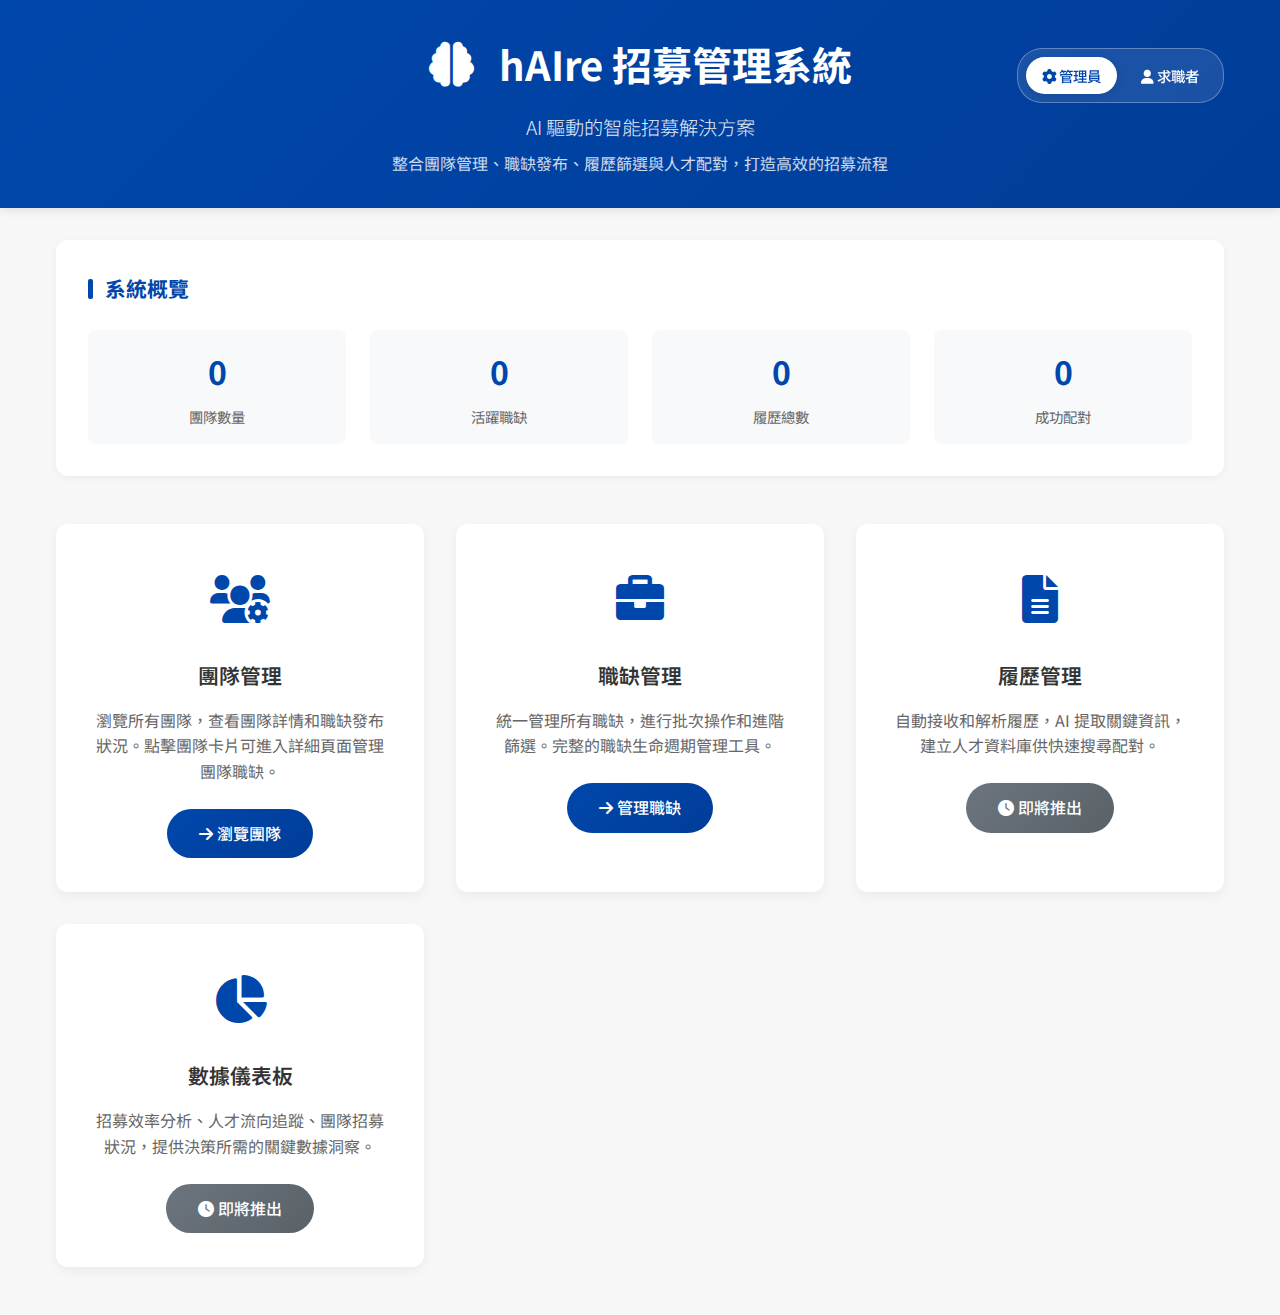
<file: static-site.backup.20250612_230751/index.html>
<!DOCTYPE html>
<html lang="zh-TW">
<head>
    <meta charset="UTF-8">
    <meta name="viewport" content="width=device-width, initial-scale=1.0">
    <title>hAIre 招募管理系統</title>
    <link href="https://fonts.googleapis.com/css2?family=Noto+Sans+TC:wght@300;400;500;700&display=swap" rel="stylesheet">
    <link href="https://cdnjs.cloudflare.com/ajax/libs/font-awesome/6.0.0/css/all.min.css" rel="stylesheet">
    
    <!-- 應用程式配置 -->
    <meta name="api-base-url" content="https://44wy0r4r16.execute-api.ap-southeast-1.amazonaws.com/dev">
    <meta name="environment" content="production">
    <meta name="app-version" content="1.0.0">
    
    <!-- 載入配置文件 -->
    <script src="js/config.js"></script>
    
    <style>
        * {
            box-sizing: border-box;
            font-family: "Noto Sans TC", sans-serif;
            margin: 0;
            padding: 0;
        }

        body {
            background-color: #f7f7f7;
            color: #333;
            line-height: 1.6;
        }

        /* 頂部導航 */
        .top-nav {
            background: linear-gradient(135deg, #0047AB 0%, #003d99 100%);
            color: white;
            padding: 2rem 0;
            box-shadow: 0 2px 10px rgba(0, 0, 0, 0.1);
            margin-bottom: 2rem;
            position: relative;
        }

        .nav-container {
            max-width: 1200px;
            margin: 0 auto;
            padding: 0 1rem;
            text-align: center;
            position: relative;
        }

        /* 使用者切換器 */
        .user-switcher {
            position: absolute;
            top: 1rem;
            right: 1rem;
            background: rgba(255, 255, 255, 0.1);
            border: 1px solid rgba(255, 255, 255, 0.3);
            border-radius: 25px;
            padding: 0.5rem;
            display: flex;
            gap: 0.5rem;
            backdrop-filter: blur(10px);
        }

        .user-role-btn {
            background: transparent;
            color: white;
            border: none;
            padding: 0.5rem 1rem;
            border-radius: 20px;
            cursor: pointer;
            transition: all 0.3s ease;
            font-size: 0.9rem;
            font-weight: 500;
        }

        .user-role-btn.active {
            background: white;
            color: #0047AB;
            box-shadow: 0 2px 8px rgba(0, 0, 0, 0.1);
        }

        .user-role-btn:hover:not(.active) {
            background: rgba(255, 255, 255, 0.2);
        }

        .nav-brand {
            font-size: 2.5rem;
            font-weight: 700;
            margin-bottom: 1rem;
        }

        .nav-brand i {
            margin-right: 1rem;
            font-size: 2.8rem;
        }

        .nav-subtitle {
            opacity: 0.9;
            font-size: 1.2rem;
            font-weight: 300;
            margin-bottom: 0.5rem;
        }

        .nav-description {
            opacity: 0.8;
            font-size: 1rem;
            max-width: 600px;
            margin: 0 auto;
        }

        /* 主要內容區 */
        .main-container {
            max-width: 1200px;
            margin: 0 auto;
            padding: 0 1rem;
        }

        /* 功能卡片網格 */
        .features-grid {
            display: grid;
            grid-template-columns: repeat(auto-fit, minmax(300px, 1fr));
            gap: 2rem;
            margin-bottom: 3rem;
        }

        .feature-card {
            background-color: #fff;
            border-radius: 12px;
            padding: 2rem;
            box-shadow: 0 4px 12px rgba(0, 0, 0, 0.05);
            transition: all 0.3s ease;
            text-align: center;
            border: 2px solid transparent;
        }

        .feature-card:hover {
            transform: translateY(-4px);
            box-shadow: 0 8px 25px rgba(0, 71, 171, 0.15);
            border-color: #0047AB;
        }

        .feature-icon {
            font-size: 3rem;
            color: #0047AB;
            margin-bottom: 1.5rem;
        }

        .feature-title {
            font-size: 1.3rem;
            font-weight: 600;
            color: #333;
            margin-bottom: 1rem;
        }

        .feature-description {
            color: #666;
            margin-bottom: 1.5rem;
            line-height: 1.6;
        }

        .feature-btn {
            background: linear-gradient(135deg, #0047AB 0%, #003d99 100%);
            color: white;
            border: none;
            padding: 0.75rem 2rem;
            border-radius: 25px;
            font-size: 1rem;
            font-weight: 500;
            cursor: pointer;
            transition: all 0.2s ease;
            text-decoration: none;
            display: inline-block;
        }

        .feature-btn:hover {
            transform: translateY(-1px);
            box-shadow: 0 4px 12px rgba(0, 71, 171, 0.3);
        }

        .feature-btn.secondary {
            background: linear-gradient(135deg, #6c757d 0%, #5a6268 100%);
        }

        .feature-btn.secondary:hover {
            box-shadow: 0 4px 12px rgba(108, 117, 125, 0.3);
        }

        .feature-btn.green {
            background: linear-gradient(135deg, #28a745 0%, #20c997 100%);
        }

        .feature-btn.green:hover {
            box-shadow: 0 4px 12px rgba(40, 167, 69, 0.3);
        }

        /* 統計區塊 */
        .stats-section {
            background-color: #fff;
            border-radius: 12px;
            padding: 2rem;
            margin-bottom: 3rem;
            box-shadow: 0 2px 8px rgba(0, 0, 0, 0.05);
        }

        .section-title {
            font-weight: 700;
            font-size: 1.3rem;
            margin-bottom: 1.5rem;
            color: #0047AB;
            display: flex;
            align-items: center;
        }

        .section-title .line {
            display: inline-block;
            width: 5px;
            height: 20px;
            background-color: #0047AB;
            margin-right: 0.75rem;
            border-radius: 2px;
        }

        .stats-grid {
            display: grid;
            grid-template-columns: repeat(auto-fit, minmax(200px, 1fr));
            gap: 1.5rem;
        }

        .stat-item {
            text-align: center;
            padding: 1rem;
            border-radius: 8px;
            background-color: #f8f9fa;
        }

        .stat-number {
            font-size: 2rem;
            font-weight: 700;
            color: #0047AB;
            margin-bottom: 0.5rem;
        }

        .stat-label {
            color: #666;
            font-size: 0.9rem;
        }

        /* 求職者內容樣式 */
        .applicant-content {
            display: none;
        }

        .admin-content {
            display: block;
        }

        .job-listing {
            background: white;
            border-radius: 12px;
            padding: 1.5rem;
            margin-bottom: 1rem;
            box-shadow: 0 2px 8px rgba(0, 0, 0, 0.05);
            border-left: 4px solid #0047AB;
        }

        .job-header {
            display: flex;
            justify-content: between;
            align-items: start;
            margin-bottom: 1rem;
        }

        .job-title {
            font-size: 1.2rem;
            font-weight: 600;
            color: #0047AB;
            margin-bottom: 0.5rem;
        }

        .job-company {
            color: #666;
            font-size: 0.9rem;
            margin-bottom: 0.5rem;
        }

        .job-location {
            color: #888;
            font-size: 0.85rem;
        }

        .job-apply-btn {
            background: linear-gradient(135deg, #28a745 0%, #20c997 100%);
            color: white;
            border: none;
            padding: 0.5rem 1rem;
            border-radius: 20px;
            font-size: 0.9rem;
            cursor: pointer;
            transition: all 0.2s ease;
        }

        .job-apply-btn:hover {
            box-shadow: 0 2px 8px rgba(40, 167, 69, 0.3);
        }

        /* 上傳模態框 */
        .upload-modal {
            display: none;
            position: fixed;
            top: 0;
            left: 0;
            width: 100%;
            height: 100%;
            background: rgba(0, 0, 0, 0.5);
            z-index: 1000;
        }

        .upload-modal.show {
            display: flex;
            align-items: center;
            justify-content: center;
        }

        .upload-modal-content {
            background: white;
            border-radius: 12px;
            padding: 2rem;
            max-width: 500px;
            width: 90%;
            max-height: 80%;
            overflow-y: auto;
        }

        .upload-modal-header {
            display: flex;
            justify-content: space-between;
            align-items: center;
            margin-bottom: 1.5rem;
        }

        .upload-modal-title {
            font-size: 1.3rem;
            font-weight: 600;
            color: #0047AB;
        }

        .close-btn {
            background: none;
            border: none;
            font-size: 1.5rem;
            cursor: pointer;
            color: #666;
        }

        .upload-area {
            border: 2px dashed #ddd;
            border-radius: 8px;
            padding: 2rem;
            text-align: center;
            margin-bottom: 1rem;
            transition: all 0.3s ease;
            cursor: pointer;
        }

        .upload-area:hover, .upload-area.dragover {
            border-color: #0047AB;
            background-color: #f8f9ff;
        }

        .upload-icon {
            font-size: 3rem;
            color: #ddd;
            margin-bottom: 1rem;
        }

        .upload-text {
            color: #666;
            margin-bottom: 0.5rem;
        }

        .upload-hint {
            color: #999;
            font-size: 0.9rem;
        }

        .file-input {
            display: none;
        }

        .selected-file {
            background: #f8f9fa;
            border-radius: 8px;
            padding: 1rem;
            margin: 1rem 0;
            display: none;
        }

        .file-info {
            display: flex;
            align-items: center;
            gap: 0.5rem;
        }

        .file-icon {
            color: #0047AB;
        }

        .file-details {
            flex: 1;
        }

        .file-name {
            font-weight: 500;
            margin-bottom: 0.25rem;
        }

        .file-size {
            color: #666;
            font-size: 0.9rem;
        }

        .remove-file-btn {
            background: none;
            border: none;
            color: #dc3545;
            cursor: pointer;
            font-size: 1rem;
        }

        .submit-btn {
            width: 100%;
            background: linear-gradient(135deg, #28a745 0%, #20c997 100%);
            color: white;
            border: none;
            padding: 0.75rem;
            border-radius: 8px;
            font-size: 1rem;
            font-weight: 500;
            cursor: pointer;
            transition: all 0.2s ease;
        }

        .submit-btn:hover:not(:disabled) {
            box-shadow: 0 4px 12px rgba(40, 167, 69, 0.3);
        }

        .submit-btn:disabled {
            opacity: 0.6;
            cursor: not-allowed;
        }

        /* 響應式設計 */
        @media (max-width: 768px) {
            .top-nav {
                padding: 1.5rem 0;
            }

            .user-switcher {
                position: relative;
                top: auto;
                right: auto;
                margin-bottom: 1rem;
                justify-content: center;
            }

            .nav-brand {
                font-size: 2rem;
            }

            .nav-brand i {
                font-size: 2.2rem;
            }

            .features-grid {
                grid-template-columns: 1fr;
            }

            .stats-grid {
                grid-template-columns: repeat(2, 1fr);
            }

            .main-container {
                padding: 0 0.5rem;
            }
        }

        @media (max-width: 480px) {
            .feature-card {
                padding: 1.5rem;
            }

            .stats-grid {
                grid-template-columns: 1fr;
            }
        }

        /* 動畫效果 */
        .feature-card {
            animation: fadeInUp 0.6s ease;
        }

        .feature-card:nth-child(2) {
            animation-delay: 0.2s;
        }

        .feature-card:nth-child(3) {
            animation-delay: 0.4s;
        }

        .feature-card:nth-child(4) {
            animation-delay: 0.6s;
        }

        @keyframes fadeInUp {
            from {
                opacity: 0;
                transform: translateY(30px);
            }
            to {
                opacity: 1;
                transform: translateY(0);
            }
        }
    </style>
</head>
<body>
    <!-- 頂部導航 -->
    <div class="top-nav">
        <div class="nav-container">
            <!-- 使用者角色切換器 -->
            <div class="user-switcher">
                <button class="user-role-btn active" data-role="admin">
                    <i class="fas fa-cog"></i> 管理員
                </button>
                <button class="user-role-btn" data-role="applicant">
                    <i class="fas fa-user"></i> 求職者
                </button>
            </div>

            <div class="nav-brand">
                <i class="fas fa-brain"></i>
                hAIre 招募管理系統
            </div>
            <div class="nav-subtitle" id="navSubtitle">AI 驅動的智能招募解決方案</div>
            <div class="nav-description" id="navDescription">
                整合團隊管理、職缺發布、履歷篩選與人才配對，打造高效的招募流程
            </div>
        </div>
    </div>

    <!-- 主要內容 -->
    <div class="main-container">
        <!-- 管理員內容 -->
        <div class="admin-content">
            <!-- 系統統計 -->
            <div class="stats-section">
                <div class="section-title">
                    <span class="line"></span>系統概覽
                </div>
                <div class="stats-grid">
                    <div class="stat-item">
                        <div class="stat-number" id="teamsCount">-</div>
                        <div class="stat-label">團隊數量</div>
                    </div>
                    <div class="stat-item">
                        <div class="stat-number" id="jobsCount">-</div>
                        <div class="stat-label">活躍職缺</div>
                    </div>
                    <div class="stat-item">
                        <div class="stat-number" id="resumesCount">-</div>
                        <div class="stat-label">履歷總數</div>
                    </div>
                    <div class="stat-item">
                        <div class="stat-number" id="matchesCount">-</div>
                        <div class="stat-label">成功配對</div>
                    </div>
                </div>
            </div>

            <!-- 功能模組 -->
            <div class="features-grid">
                <!-- 團隊管理 -->
                <div class="feature-card">
                    <div class="feature-icon">
                        <i class="fas fa-users-cog"></i>
                    </div>
                    <div class="feature-title">團隊管理</div>
                    <div class="feature-description">
                        瀏覽所有團隊，查看團隊詳情和職缺發布狀況。點擊團隊卡片可進入詳細頁面管理團隊職缺。
                    </div>
                    <a href="admin-teams.html" class="feature-btn">
                        <i class="fas fa-arrow-right"></i> 瀏覽團隊
                    </a>
                </div>

                <!-- 職缺管理 -->
                <div class="feature-card">
                    <div class="feature-icon">
                        <i class="fas fa-briefcase"></i>
                    </div>
                    <div class="feature-title">職缺管理</div>
                    <div class="feature-description">
                        統一管理所有職缺，進行批次操作和進階篩選。完整的職缺生命週期管理工具。
                    </div>
                    <a href="admin-jobs.html" class="feature-btn">
                        <i class="fas fa-arrow-right"></i> 管理職缺
                    </a>
                </div>

                <!-- 履歷管理 -->
                <div class="feature-card">
                    <div class="feature-icon">
                        <i class="fas fa-file-alt"></i>
                    </div>
                    <div class="feature-title">履歷管理</div>
                    <div class="feature-description">
                        自動接收和解析履歷，AI 提取關鍵資訊，建立人才資料庫供快速搜尋配對。
                    </div>
                    <a href="#" class="feature-btn secondary">
                        <i class="fas fa-clock"></i> 即將推出
                    </a>
                </div>

                <!-- 數據儀表板 -->
                <div class="feature-card">
                    <div class="feature-icon">
                        <i class="fas fa-chart-pie"></i>
                    </div>
                    <div class="feature-title">數據儀表板</div>
                    <div class="feature-description">
                        招募效率分析、人才流向追蹤、團隊招募狀況，提供決策所需的關鍵數據洞察。
                    </div>
                    <a href="#" class="feature-btn secondary">
                        <i class="fas fa-clock"></i> 即將推出
                    </a>
                </div>
            </div>
        </div>

        <!-- 求職者內容 -->
        <div class="applicant-content">
            <!-- 歡迎區塊 -->
            <div class="stats-section">
                <div class="section-title">
                    <span class="line"></span>歡迎來到 hAIre
                </div>
                <div style="text-align: center; padding: 2rem 0;">
                    <div style="font-size: 1.2rem; color: #666; margin-bottom: 1rem;">
                        發現您的理想工作機會，上傳履歷開始您的職業旅程
                    </div>
                    <div style="color: #999;">
                        支援 PDF 和 JSON 格式履歷，AI 智能分析為您推薦最適合的職位
                    </div>
                </div>
            </div>

            <!-- 職缺列表 -->
            <div class="stats-section">
                <div class="section-title">
                    <span class="line"></span>熱門職缺
                </div>
                <div id="jobListings">
                    <div style="text-align: center; padding: 2rem; color: #666;">
                        <i class="fas fa-spinner fa-spin"></i> 載入職缺中...
                    </div>
                </div>
            </div>
        </div>
    </div>

    <!-- 履歷上傳模態框 -->
    <div class="upload-modal" id="uploadModal">
        <div class="upload-modal-content">
            <div class="upload-modal-header">
                <div class="upload-modal-title">
                    <i class="fas fa-upload"></i> 上傳履歷
                </div>
                <button class="close-btn" onclick="closeUploadModal()">
                    <i class="fas fa-times"></i>
                </button>
            </div>
            
            <div class="job-info" id="selectedJobInfo" style="background: #f8f9fa; border-radius: 8px; padding: 1rem; margin-bottom: 1.5rem;">
                <!-- 選中的職缺資訊會在這裡顯示 -->
            </div>

            <div class="upload-area" onclick="document.getElementById('resumeFile').click()" 
                 ondrop="handleDrop(event)" ondragover="handleDragOver(event)" ondragleave="handleDragLeave(event)">
                <div class="upload-icon">
                    <i class="fas fa-cloud-upload-alt"></i>
                </div>
                <div class="upload-text">點擊或拖拽上傳履歷</div>
                <div class="upload-hint">支援 PDF 和 JSON 格式，最大 10MB</div>
            </div>

            <input type="file" id="resumeFile" class="file-input" accept=".pdf,.json" onchange="handleFileSelect(event)">
            
            <div class="selected-file" id="selectedFile">
                <div class="file-info">
                    <div class="file-icon">
                        <i class="fas fa-file"></i>
                    </div>
                    <div class="file-details">
                        <div class="file-name" id="fileName"></div>
                        <div class="file-size" id="fileSize"></div>
                    </div>
                    <button class="remove-file-btn" onclick="removeFile()">
                        <i class="fas fa-times"></i>
                    </button>
                </div>
            </div>

            <button class="submit-btn" id="submitBtn" onclick="uploadResume()" disabled>
                <i class="fas fa-paper-plane"></i> 提交履歷
            </button>
        </div>
    </div>

    <script>
        let currentRole = 'admin';
        let selectedFile = null;
        let selectedJob = null;

        // 載入系統統計數據
        async function loadSystemStats() {
            try {
                // 這裡可以調用實際的 API 來取得統計數據
                // 目前先顯示模擬數據
                document.getElementById('teamsCount').textContent = '0';
                document.getElementById('jobsCount').textContent = '0';
                document.getElementById('resumesCount').textContent = '0';
                document.getElementById('matchesCount').textContent = '0';

                // 未來可以實作實際的統計 API 調用
                // const response = await fetch('/api/stats');
                // const stats = await response.json();
                // document.getElementById('teamsCount').textContent = stats.teams;
                // document.getElementById('jobsCount').textContent = stats.jobs;
                // document.getElementById('resumesCount').textContent = stats.resumes;
                // document.getElementById('matchesCount').textContent = stats.matches;
            } catch (error) {
                console.error('載入統計數據失敗:', error);
            }
        }

        // 切換使用者角色
        function switchRole(role) {
            currentRole = role;
            
            // 更新按鈕狀態
            document.querySelectorAll('.user-role-btn').forEach(btn => {
                btn.classList.remove('active');
                if (btn.dataset.role === role) {
                    btn.classList.add('active');
                }
            });

            // 切換內容顯示
            const adminContent = document.querySelector('.admin-content');
            const applicantContent = document.querySelector('.applicant-content');
            
            if (role === 'admin') {
                adminContent.style.display = 'block';
                applicantContent.style.display = 'none';
                document.getElementById('navSubtitle').textContent = 'AI 驅動的智能招募解決方案';
                document.getElementById('navDescription').textContent = '整合團隊管理、職缺發布、履歷篩選與人才配對，打造高效的招募流程';
            } else {
                adminContent.style.display = 'none';
                applicantContent.style.display = 'block';
                document.getElementById('navSubtitle').textContent = '探索職業新機會';
                document.getElementById('navDescription').textContent = '上傳您的履歷，讓 AI 智能分析為您推薦最適合的職位';
                loadJobListings();
            }
        }

        // 載入職缺列表
        async function loadJobListings() {
            try {
                const response = await fetch(`${window.CONFIG.API_BASE_URL}/jobs`);
                const data = await response.json();
                
                const jobListings = document.getElementById('jobListings');
                
                if (data.success && data.jobs && data.jobs.length > 0) {
                    jobListings.innerHTML = data.jobs.map(job => {
                        // 構建完整的公司部門資訊
                        let companyInfo = '';
                        if (job.company) {
                            companyInfo = job.company;
                            if (job.department) {
                                companyInfo += ` - ${job.department}`;
                                if (job.team_name) {
                                    companyInfo += ` - ${job.team_name}`;
                                }
                            }
                        } else {
                            // 如果沒有完整資訊，顯示 team_id
                            companyInfo = job.team_id || '未指定公司';
                        }
                        
                        // 構建薪資資訊
                        let salaryInfo = '';
                        if (job.salary_min && job.salary_max) {
                            salaryInfo = `薪資範圍: $${job.salary_min.toLocaleString()} - $${job.salary_max.toLocaleString()}`;
                        } else if (job.salary_min) {
                            salaryInfo = `薪資: $${job.salary_min.toLocaleString()} 起`;
                        } else if (job.salary_max) {
                            salaryInfo = `薪資: 最高 $${job.salary_max.toLocaleString()}`;
                        }
                        
                        return `
                            <div class="job-listing">
                                <div class="job-header">
                                    <div style="flex: 1;">
                                        <div class="job-title">${job.title || job.job_title}</div>
                                        <div class="job-company">${companyInfo}</div>
                                        <div class="job-location">
                                            <i class="fas fa-map-marker-alt"></i> ${job.location || '台灣'}
                                            ${salaryInfo ? ` | ${salaryInfo}` : ''}
                                        </div>
                                        ${job.employment_type ? `<div style="margin-top: 0.25rem; color: #888; font-size: 0.8rem;"><i class="fas fa-clock"></i> ${job.employment_type}</div>` : ''}
                                    </div>
                                    <button class="job-apply-btn" onclick="openUploadModal('${job.job_id}', '${job.title || job.job_title}', '${companyInfo}')">
                                        <i class="fas fa-paper-plane"></i> 投遞履歷
                                    </button>
                                </div>
                                <div style="color: #666; font-size: 0.9rem; margin-top: 1rem;">
                                    ${job.description || '職位描述暫無詳細資訊'}
                                </div>
                                ${job.required_skills && job.required_skills.length > 0 ? `
                                    <div style="margin-top: 1rem;">
                                        <div style="color: #666; font-size: 0.85rem; margin-bottom: 0.5rem;">
                                            <i class="fas fa-tools"></i> 技能要求：
                                        </div>
                                        <div style="display: flex; flex-wrap: wrap; gap: 0.5rem;">
                                            ${job.required_skills.map(skill => `
                                                <span style="background: #e3f2fd; color: #1565c0; padding: 0.25rem 0.5rem; border-radius: 12px; font-size: 0.8rem;">
                                                    ${skill}
                                                </span>
                                            `).join('')}
                                        </div>
                                    </div>
                                ` : ''}
                            </div>
                        `;
                    }).join('');
                } else {
                    jobListings.innerHTML = `
                        <div style="text-align: center; padding: 3rem; color: #666;">
                            <i class="fas fa-briefcase" style="font-size: 3rem; margin-bottom: 1rem; opacity: 0.3;"></i>
                            <div style="font-size: 1.1rem; margin-bottom: 0.5rem;">目前沒有開放的職缺</div>
                            <div style="font-size: 0.9rem; opacity: 0.8;">請稍後再來查看最新的工作機會</div>
                        </div>
                    `;
                }
            } catch (error) {
                console.error('載入職缺失敗:', error);
                document.getElementById('jobListings').innerHTML = `
                    <div style="text-align: center; padding: 2rem; color: #dc3545;">
                        <i class="fas fa-exclamation-triangle"></i> 載入職缺失敗
                    </div>
                `;
            }
        }

        // 開啟上傳模態框
        function openUploadModal(jobId, jobTitle, company) {
            selectedJob = { jobId, jobTitle, company };
            
            document.getElementById('selectedJobInfo').innerHTML = `
                <div style="font-weight: 600; color: #0047AB; margin-bottom: 0.5rem;">${jobTitle}</div>
                <div style="color: #666; font-size: 0.9rem;">${company}</div>
            `;
            
            document.getElementById('uploadModal').classList.add('show');
        }

        // 關閉上傳模態框
        function closeUploadModal() {
            document.getElementById('uploadModal').classList.remove('show');
            resetUploadForm();
        }

        // 重置上傳表單
        function resetUploadForm() {
            selectedFile = null;
            selectedJob = null;
            document.getElementById('resumeFile').value = '';
            document.getElementById('selectedFile').style.display = 'none';
            document.getElementById('submitBtn').disabled = true;
        }

        // 處理檔案選擇
        function handleFileSelect(event) {
            const file = event.target.files[0];
            if (file) {
                validateAndSetFile(file);
            }
        }

        // 處理拖放
        function handleDrop(event) {
            event.preventDefault();
            event.stopPropagation();
            
            const uploadArea = event.currentTarget;
            uploadArea.classList.remove('dragover');
            
            const files = event.dataTransfer.files;
            if (files.length > 0) {
                validateAndSetFile(files[0]);
            }
        }

        function handleDragOver(event) {
            event.preventDefault();
            event.stopPropagation();
            event.currentTarget.classList.add('dragover');
        }

        function handleDragLeave(event) {
            event.preventDefault();
            event.stopPropagation();
            event.currentTarget.classList.remove('dragover');
        }

        // 驗證並設置檔案
        function validateAndSetFile(file) {
            const validTypes = ['application/pdf', 'application/json'];
            const maxSize = 10 * 1024 * 1024; // 10MB

            if (!validTypes.includes(file.type) && !file.name.toLowerCase().endsWith('.json')) {
                alert('請選擇 PDF 或 JSON 格式的檔案');
                return;
            }

            if (file.size > maxSize) {
                alert('檔案大小不能超過 10MB');
                return;
            }

            selectedFile = file;
            
            // 顯示選中的檔案
            document.getElementById('fileName').textContent = file.name;
            document.getElementById('fileSize').textContent = formatFileSize(file.size);
            document.getElementById('selectedFile').style.display = 'block';
            document.getElementById('submitBtn').disabled = false;

            // 設置檔案圖示
            const fileIcon = document.querySelector('#selectedFile .file-icon i');
            if (file.type === 'application/pdf') {
                fileIcon.className = 'fas fa-file-pdf';
                fileIcon.style.color = '#dc3545';
            } else {
                fileIcon.className = 'fas fa-file-code';
                fileIcon.style.color = '#28a745';
            }
        }

        // 格式化檔案大小
        function formatFileSize(bytes) {
            if (bytes === 0) return '0 Bytes';
            const k = 1024;
            const sizes = ['Bytes', 'KB', 'MB', 'GB'];
            const i = Math.floor(Math.log(bytes) / Math.log(k));
            return parseFloat((bytes / Math.pow(k, i)).toFixed(2)) + ' ' + sizes[i];
        }

        // 移除檔案
        function removeFile() {
            resetUploadForm();
        }

        // 上傳履歷
        async function uploadResume() {
            if (!selectedFile || !selectedJob) {
                alert('請選擇檔案和職缺');
                return;
            }

            const submitBtn = document.getElementById('submitBtn');
            const originalText = submitBtn.innerHTML;
            
            try {
                submitBtn.disabled = true;
                submitBtn.innerHTML = '<i class="fas fa-spinner fa-spin"></i> 上傳中...';

                // 生成唯一的檔案名稱
                const timestamp = new Date().toISOString().replace(/[:.]/g, '-');
                const fileName = `resume_${selectedJob.jobId}_${timestamp}_${selectedFile.name}`;
                
                // 上傳到 S3
                const formData = new FormData();
                formData.append('file', selectedFile, fileName);
                formData.append('job_id', selectedJob.jobId);
                formData.append('job_title', selectedJob.jobTitle);
                formData.append('company', selectedJob.company);

                // 直接上傳到 S3 raw_resume bucket
                const response = await fetch(`${window.CONFIG.API_BASE_URL}/upload-resume`, {
                    method: 'POST',
                    body: formData
                });

                if (response.ok) {
                    alert('履歷上傳成功！我們會盡快審核您的申請。');
                    closeUploadModal();
                } else {
                    const error = await response.json();
                    throw new Error(error.message || '上傳失敗');
                }

            } catch (error) {
                console.error('上傳失敗:', error);
                alert('上傳失敗：' + error.message);
            } finally {
                submitBtn.disabled = false;
                submitBtn.innerHTML = originalText;
            }
        }

        // 事件監聽器
        document.addEventListener('DOMContentLoaded', () => {
            loadSystemStats();
            
            // 使用者角色切換
            document.querySelectorAll('.user-role-btn').forEach(btn => {
                btn.addEventListener('click', () => {
                    switchRole(btn.dataset.role);
                });
            });

            // 點擊模態框外部關閉
            document.getElementById('uploadModal').addEventListener('click', (e) => {
                if (e.target === e.currentTarget) {
                    closeUploadModal();
                }
            });
        });
    </script>
</body>
</html>
</file>
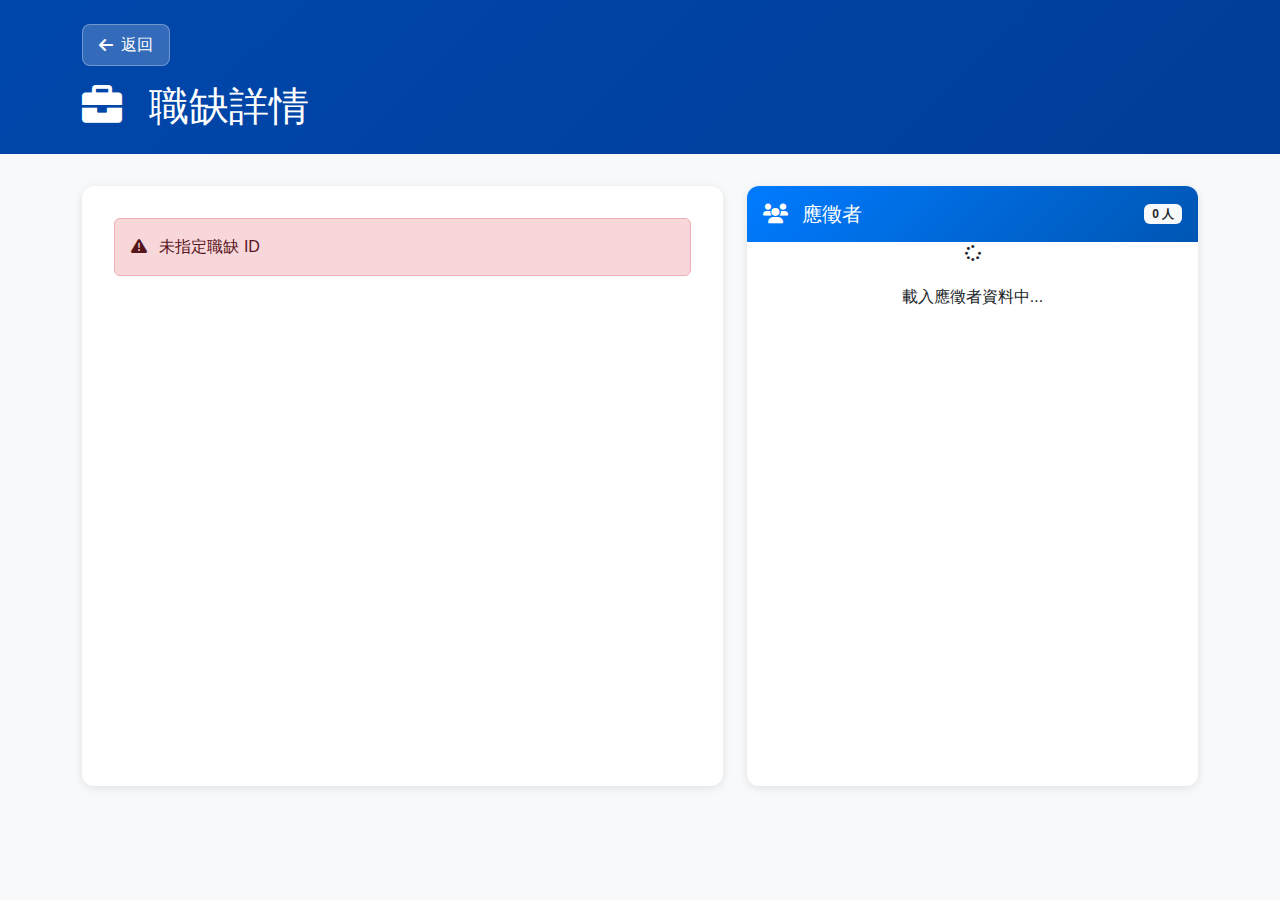
<file: static-site.backup.20250612_230751/job-detail.html>
<!DOCTYPE html>
<html lang="zh-Hant">
<head>
    <meta charset="UTF-8">
    <meta name="viewport" content="width=device-width, initial-scale=1.0">
    <title>職缺詳情 - hAIre 招募系統</title>
    <link href="https://cdn.jsdelivr.net/npm/bootstrap@5.3.3/dist/css/bootstrap.min.css" rel="stylesheet">
    <link href="https://cdnjs.cloudflare.com/ajax/libs/font-awesome/6.0.0/css/all.min.css" rel="stylesheet">
    
    <!-- 載入配置文件 -->
    <script src="js/config.js"></script>
    
    <style>
        body {
            background-color: #f8f9fa;
            font-family: 'Segoe UI', Tahoma, Geneva, Verdana, sans-serif;
        }
        
        .header-section {
            background: linear-gradient(135deg, #0047AB 0%, #003d99 100%);
            color: white;
            padding: 1.5rem 0;
            margin-bottom: 2rem;
        }
        
        .back-btn {
            background: rgba(255,255,255,0.2);
            border: 1px solid rgba(255,255,255,0.3);
            color: white;
            padding: 0.5rem 1rem;
            border-radius: 8px;
            text-decoration: none;
            display: inline-flex;
            align-items: center;
            gap: 0.5rem;
            transition: all 0.3s ease;
            margin-bottom: 1rem;
        }
        
        .back-btn:hover {
            background: rgba(255,255,255,0.3);
            color: white;
            text-decoration: none;
            transform: translateX(-3px);
        }
        
        .job-info-panel {
            background: white;
            border-radius: 12px;
            min-height: 600px;
            box-shadow: 0 2px 8px rgba(0,0,0,0.1);
            padding: 2rem;
        }
        
        .applicants-panel {
            background: white;
            border-radius: 12px;
            min-height: 600px;
            box-shadow: 0 2px 8px rgba(0,0,0,0.1);
        }
        
        .panel-header {
            background: linear-gradient(135deg, #007bff 0%, #0056b3 100%);
            color: white;
            padding: 1rem;
            border-radius: 12px 12px 0 0;
        }
        
        .applicant-item {
            padding: 1rem;
            border-bottom: 1px solid #e9ecef;
            cursor: pointer;
            transition: all 0.3s ease;
        }
        
        .applicant-item:hover {
            background-color: #f8f9ff;
        }
        
        .applicant-item.active {
            background-color: #e3f2fd;
            border-left: 4px solid #007bff;
        }
        
        .applicant-name {
            font-weight: 600;
            color: #333;
            margin-bottom: 0.5rem;
        }
        
        .applicant-meta {
            font-size: 0.85rem;
            color: #6c757d;
        }
        
        .status-badge {
            padding: 0.25rem 0.75rem;
            border-radius: 20px;
            font-size: 0.75rem;
            font-weight: 500;
        }
        
        .status-badge.applied {
            background: #d1ecf1;
            color: #0c5460;
        }
        
        .status-badge.reviewed {
            background: #fff3cd;
            color: #856404;
        }
        
        .status-badge.interview {
            background: #d4edda;
            color: #155724;
        }
        
        .status-badge.hired {
            background: #d4edda;
            color: #155724;
        }
        
        .status-badge.rejected {
            background: #f8d7da;
            color: #721c24;
        }
        
        .job-status {
            padding: 0.25rem 0.75rem;
            border-radius: 20px;
            font-size: 0.75rem;
            font-weight: 500;
        }
        
        .job-status.active {
            background: #d4edda;
            color: #155724;
        }
        
        .job-status.paused {
            background: #fff3cd;
            color: #856404;
        }
        
        .job-status.closed {
            background: #f8d7da;
            color: #721c24;
        }
        
        .empty-state {
            text-align: center;
            padding: 3rem;
            color: #6c757d;
        }
    </style>
</head>
<body>
    <div class="header-section">
        <div class="container">
            <a href="javascript:history.back()" class="back-btn">
                <i class="fas fa-arrow-left"></i>
                返回
            </a>
            <h1 class="page-title mb-0">
                <i class="fas fa-briefcase me-3"></i>
                <span id="jobTitle">職缺詳情</span>
            </h1>
        </div>
    </div>

    <div class="container">
        <div class="row">
            <!-- 左側：職缺詳情 -->
            <div class="col-md-7">
                <div class="job-info-panel">
                    <div id="jobInfoContent">
                        <!-- 職缺詳情將在這裡載入 -->
                        <div class="empty-state">
                            <i class="fas fa-search fa-2x"></i>
                            <p>載入中...</p>
                        </div>
                    </div>
                </div>
            </div>

            <!-- 右側：應徵者列表 -->
            <div class="col-md-5">
                <div class="applicants-panel">
                    <div class="panel-header">
                        <div class="d-flex justify-content-between align-items-center">
                            <h5 class="mb-0">
                                <i class="fas fa-users me-2"></i>
                                應徵者
                            </h5>
                            <span class="badge bg-light text-dark" id="applicantCount">0 人</span>
                        </div>
                    </div>
                    <div id="applicantsList">
                        <!-- 應徵者管理 -->
                        <div class="section-content">
                            <div id="applicants-container">
                                <!-- 應徵者列表將在這裡動態載入 -->
                                <div class="text-center py-8">
                                    <div class="text-gray-500">
                                        <i class="fas fa-spinner fa-spin text-4xl mb-4"></i>
                                        <p class="text-lg">載入應徵者資料中...</p>
                                    </div>
                                </div>
                            </div>
                        </div>
                    </div>
                </div>
            </div>
        </div>
    </div>

    <script src="https://cdn.jsdelivr.net/npm/bootstrap@5.3.3/dist/js/bootstrap.bundle.min.js"></script>
    <script>
        // 全域變數
        let jobData = null;
        let applicantsData = [];

        // 頁面載入完成後執行
        document.addEventListener('DOMContentLoaded', function() {
            console.log('職缺詳情頁面載入完成');
            
            // 從 URL 參數取得職缺 ID
            const urlParams = new URLSearchParams(window.location.search);
            const jobId = urlParams.get('job_id');
            
            if (!jobId) {
                showError('未指定職缺 ID');
                return;
            }
            
            loadJobData(jobId);
        });

        // 載入職缺資料
        async function loadJobData(jobId) {
            try {
                console.log('🔄 載入職缺資料:', jobId);
                
                const apiUrl = window.CONFIG ? window.CONFIG.API_BASE_URL : 'https://44wy0r4r16.execute-api.ap-southeast-1.amazonaws.com/dev';
                
                // 載入職缺資訊
                const jobResponse = await fetch(`${apiUrl}/jobs/${encodeURIComponent(jobId)}`, {
                    method: 'GET',
                    headers: {
                        'Content-Type': 'application/json'
                    }
                });

                if (!jobResponse.ok) {
                    throw new Error(`載入職缺資料失敗: ${jobResponse.status}`);
                }

                const jobResult = await jobResponse.json();
                jobData = jobResult.data;
                console.log('✅ 職缺資料載入成功:', jobData);
                
                // 載入應徵者資料
                loadApplicantsData();
                
                // 渲染頁面
                renderJobInfo();
                
            } catch (error) {
                console.error('❌ 載入職缺資料失敗:', error);
                showError('載入職缺資料失敗: ' + error.message);
            }
        }

        // 載入應徵者資料
        async function loadApplicantsData() {
            try {
                console.log('🔄 載入應徵者資料...');
                
                // 從 URL 獲取 job_id  
                const urlParams = new URLSearchParams(window.location.search);
                const jobId = urlParams.get('job_id');
                
                if (!jobId) {
                    console.error('沒有找到 job_id');
                    document.getElementById('applicantsList').innerHTML = `
                        <div class="empty-state">
                            <i class="fas fa-exclamation-triangle fa-2x text-warning"></i>
                            <p>未指定職缺 ID</p>
                        </div>
                    `;
                    return;
                }

                const apiUrl = window.CONFIG ? window.CONFIG.API_BASE_URL : 'https://44wy0r4r16.execute-api.ap-southeast-1.amazonaws.com/dev';
                
                // 調用履歷管理 API 獲取特定職缺的應徵者
                const response = await fetch(`${apiUrl}/resumes/job-applicants?job_id=${jobId}`);
                
                if (!response.ok) {
                    throw new Error(`HTTP error! status: ${response.status}`);
                }
                
                const result = await response.json();
                console.log('✅ 應徵者資料載入成功:', result);
                
                // 更新應徵者數量
                document.getElementById('applicantCount').textContent = `${result.total_count || 0} 人`;
                
                // 檢查是否有應徵者資料
                if (result.data && result.data.length > 0) {
                    renderApplicants(result.data);
                } else {
                    // 顯示暫無應徵者的訊息
                    document.getElementById('applicantsList').innerHTML = `
                        <div class="empty-state">
                            <i class="fas fa-users fa-2x"></i>
                            <p>目前尚無應徵者</p>
                            <small>請等待求職者投遞履歷</small>
                        </div>
                    `;
                }
                
            } catch (error) {
                console.error('❌ 載入應徵者資料失敗:', error);
                // 顯示錯誤訊息
                document.getElementById('applicantsList').innerHTML = `
                    <div class="empty-state">
                        <i class="fas fa-exclamation-triangle fa-2x text-danger"></i>
                        <p>載入應徵者資料失敗</p>
                        <small>請稍後再試或聯繫系統管理員</small>
                    </div>
                `;
            }
        }

        function renderApplicants(applicants) {
            if (!applicants || applicants.length === 0) {
                document.getElementById('applicantsList').innerHTML = `
                    <div class="empty-state">
                        <i class="fas fa-users fa-2x"></i>
                        <p>目前尚無應徵者</p>
                    </div>
                `;
                return;
            }

            const applicantsHTML = applicants.map(applicant => {
                // 處理技能列表
                const skillsHTML = applicant.skills && applicant.skills.length > 0 
                    ? applicant.skills.slice(0, 5).map(skill => 
                        `<span class="badge bg-primary me-1 mb-1">${skill}</span>`
                    ).join('')
                    : '<span class="text-muted small">未提供技能資訊</span>';

                // 處理額外技能
                const moreSkills = applicant.skills && applicant.skills.length > 5 
                    ? `<span class="badge bg-secondary">+${applicant.skills.length - 5}</span>`
                    : '';

                // 狀態映射
                const statusMap = {
                    'applied': { text: '已投遞', class: 'bg-info' },
                    'reviewing': { text: '審核中', class: 'bg-warning' },
                    'interview': { text: '面試中', class: 'bg-primary' },
                    'rejected': { text: '已拒絕', class: 'bg-danger' },
                    'hired': { text: '已錄取', class: 'bg-success' }
                };

                const status = statusMap[applicant.status] || statusMap['applied'];

                return `
                    <div class="applicant-item">
                        <div class="d-flex justify-content-between align-items-start mb-3">
                            <div class="d-flex align-items-center">
                                <div class="me-3">
                                    <div class="bg-light rounded-circle d-flex align-items-center justify-content-center" style="width: 40px; height: 40px;">
                                        <i class="fas fa-user text-muted"></i>
                                    </div>
                                </div>
                                <div>
                                    <h6 class="applicant-name mb-1">${applicant.name || '未提供姓名'}</h6>
                                    <small class="text-muted">${applicant.current_title || '職稱未提供'}</small>
                                </div>
                            </div>
                            <span class="status-badge ${status.class}">
                                ${status.text}
                            </span>
                        </div>
                        
                        <div class="row mb-3">
                            <div class="col-6">
                                <small class="text-muted">聯絡信箱</small>
                                <div class="small">${applicant.email || '未提供'}</div>
                            </div>
                            <div class="col-6">
                                <small class="text-muted">工作經驗</small>
                                <div class="small">${applicant.experience || '未知'}</div>
                            </div>
                        </div>
                        
                        <div class="mb-3">
                            <small class="text-muted">學歷背景</small>
                            <div class="small">${applicant.education || '未提供'}</div>
                        </div>
                        
                        <div class="mb-3">
                            <small class="text-muted">專業技能</small>
                            <div class="mt-1">
                                ${skillsHTML}
                                ${moreSkills}
                            </div>
                        </div>
                        
                        <div class="d-flex justify-content-between align-items-center small text-muted">
                            <span>投遞時間: ${new Date(applicant.applied_at).toLocaleDateString('zh-TW')}</span>
                            <div>
                                <button onclick="viewResume('${applicant.resume_id}')" 
                                        class="btn btn-sm btn-outline-primary me-1">
                                    <i class="fas fa-eye"></i> 查看
                                </button>
                                <button onclick="contactApplicant('${applicant.email}')" 
                                        class="btn btn-sm btn-outline-success">
                                    <i class="fas fa-envelope"></i> 聯繫
                                </button>
                            </div>
                        </div>
                    </div>
                `;
            }).join('');

            document.getElementById('applicantsList').innerHTML = applicantsHTML;
        }

        // 查看履歷詳情
        function viewResume(resumeId) {
            // 新增查看履歷的 modal 或新頁面
            showResumeModal(resumeId);
        }

        // 顯示履歷詳情 Modal
        async function showResumeModal(resumeId) {
            try {
                const apiUrl = window.CONFIG ? window.CONFIG.API_BASE_URL : 'https://44wy0r4r16.execute-api.ap-southeast-1.amazonaws.com/dev';
                
                // 獲取履歷詳情
                const response = await fetch(`${apiUrl}/resumes/${resumeId}`);
                
                if (!response.ok) {
                    throw new Error(`HTTP error! status: ${response.status}`);
                }
                
                const result = await response.json();
                console.log('履歷詳情:', result);
                
                // 創建並顯示 modal
                const modalId = 'resumeModal';
                let modal = document.getElementById(modalId);
                
                if (!modal) {
                    // 創建 modal
                    modal = document.createElement('div');
                    modal.id = modalId;
                    modal.className = 'modal fade';
                    modal.innerHTML = `
                        <div class="modal-dialog modal-xl">
                            <div class="modal-content">
                                <div class="modal-header">
                                    <h5 class="modal-title">履歷詳情</h5>
                                    <button type="button" class="btn-close" data-bs-dismiss="modal"></button>
                                </div>
                                <div class="modal-body" id="resumeModalBody">
                                    <!-- 履歷內容將在這裡載入 -->
                                </div>
                                <div class="modal-footer">
                                    <button type="button" class="btn btn-secondary" data-bs-dismiss="modal">關閉</button>
                                </div>
                            </div>
                        </div>
                    `;
                    document.body.appendChild(modal);
                }
                
                // 填入履歷內容
                const modalBody = document.getElementById('resumeModalBody');
                if (result.data && result.data.parsed_data && result.data.parsed_data.profile) {
                    const profile = result.data.parsed_data.profile;
                    modalBody.innerHTML = renderResumeContent(profile, result.data);
                } else {
                    modalBody.innerHTML = '<p class="text-muted">無法載入履歷詳情</p>';
                }
                
                // 顯示 modal
                new bootstrap.Modal(modal).show();
                
            } catch (error) {
                console.error('載入履歷詳情失敗:', error);
                alert('載入履歷詳情失敗，請稍後再試');
            }
        }

        // 渲染履歷內容
        function renderResumeContent(profile, resumeData) {
            const basics = profile.basics || {};
            const educations = profile.educations || [];
            const experiences = profile.professional_experiences || [];
            const certifications = profile.trainings_and_certifications || [];
            const awards = profile.awards || [];
            
            return `
                <div class="row">
                    <div class="col-md-4">
                        <div class="card">
                            <div class="card-header">
                                <h6><i class="fas fa-user me-2"></i>基本資訊</h6>
                            </div>
                            <div class="card-body">
                                <p><strong>姓名:</strong> ${basics.first_name || ''} ${basics.last_name || ''}</p>
                                <p><strong>性別:</strong> ${basics.gender || '未提供'}</p>
                                <p><strong>Email:</strong> ${basics.emails ? basics.emails.join(', ') : '未提供'}</p>
                                <p><strong>工作經驗:</strong> ${basics.total_experience_in_years || '未知'}年</p>
                                <p><strong>現職:</strong> ${basics.current_title || '未提供'}</p>
                            </div>
                        </div>
                        
                        <div class="card mt-3">
                            <div class="card-header">
                                <h6><i class="fas fa-tools me-2"></i>專業技能</h6>
                            </div>
                            <div class="card-body">
                                ${basics.skills && basics.skills.length > 0 
                                    ? basics.skills.map(skill => `<span class="badge bg-primary me-1 mb-1">${skill}</span>`).join('')
                                    : '<span class="text-muted">未提供</span>'
                                }
                            </div>
                        </div>
                    </div>
                    
                    <div class="col-md-8">
                        <div class="card">
                            <div class="card-header">
                                <h6><i class="fas fa-briefcase me-2"></i>工作經歷</h6>
                            </div>
                            <div class="card-body">
                                ${experiences.length > 0 
                                    ? experiences.map(exp => `
                                        <div class="mb-3 pb-3 border-bottom">
                                            <h6>${exp.title || '未提供職稱'}</h6>
                                            <p class="text-muted">${exp.company || '未提供公司'} | ${exp.location || ''}</p>
                                            <p class="small">${exp.start_year || ''}/${exp.start_month || ''} - ${exp.end_year || ''}/${exp.end_month || ''} ${exp.is_current ? '(目前)' : ''}</p>
                                            <p>${exp.description || '無描述'}</p>
                                        </div>
                                    `).join('')
                                    : '<p class="text-muted">無工作經歷資訊</p>'
                                }
                            </div>
                        </div>
                        
                        <div class="card mt-3">
                            <div class="card-header">
                                <h6><i class="fas fa-graduation-cap me-2"></i>教育背景</h6>
                            </div>
                            <div class="card-body">
                                ${educations.length > 0 
                                    ? educations.map(edu => `
                                        <div class="mb-2">
                                            <h6>${edu.issuing_organization || '未提供學校'}</h6>
                                            <p>${edu.study_type || ''} - ${edu.department || ''}</p>
                                            <p class="small text-muted">${edu.start_year || ''} - ${edu.end_year || ''}</p>
                                        </div>
                                    `).join('')
                                    : '<p class="text-muted">無教育背景資訊</p>'
                                }
                            </div>
                        </div>
                        
                        ${certifications.length > 0 ? `
                        <div class="card mt-3">
                            <div class="card-header">
                                <h6><i class="fas fa-certificate me-2"></i>證照與訓練</h6>
                            </div>
                            <div class="card-body">
                                ${certifications.map(cert => `
                                    <div class="mb-2">
                                        <h6>${cert.description || '未提供證照名稱'}</h6>
                                        <p class="small text-muted">${cert.issuing_organization || ''} | ${cert.year || ''}</p>
                                    </div>
                                `).join('')}
                            </div>
                        </div>
                        ` : ''}
                        
                        ${awards.length > 0 ? `
                        <div class="card mt-3">
                            <div class="card-header">
                                <h6><i class="fas fa-award me-2"></i>獎項與榮譽</h6>
                            </div>
                            <div class="card-body">
                                ${awards.map(award => `
                                    <div class="mb-2">
                                        <h6>${award.title || '未提供獎項名稱'}</h6>
                                        <p class="small text-muted">${award.year || ''}</p>
                                        <p>${award.description || ''}</p>
                                    </div>
                                `).join('')}
                            </div>
                        </div>
                        ` : ''}
                    </div>
                </div>
            `;
        }

        // 聯繫應徵者
        function contactApplicant(email) {
            if (email && email !== '未提供') {
                window.open(`mailto:${email}`, '_blank');
            } else {
                alert('該應徵者未提供聯絡信箱');
            }
        }

        // 渲染職缺詳情
        function renderJobInfo() {
            const titleElement = document.getElementById('jobTitle');
            const contentElement = document.getElementById('jobInfoContent');
            
            titleElement.textContent = jobData.job_title;
            
            // 薪資顯示
            let salaryDisplay = '面議';
            if (jobData.salary_min && jobData.salary_max) {
                salaryDisplay = `$${(jobData.salary_min/10000).toFixed(0)}萬 - $${(jobData.salary_max/10000).toFixed(0)}萬`;
                if (jobData.salary_note) {
                    salaryDisplay += ` (${jobData.salary_note})`;
                }
            } else if (jobData.salary_note) {
                salaryDisplay = jobData.salary_note;
            }

            contentElement.innerHTML = `
                <div class="d-flex justify-content-between align-items-start mb-4">
                    <div>
                        <h2>${jobData.job_title}</h2>
                        <div class="text-muted mb-2">
                            <i class="fas fa-building me-2"></i>團隊 ID: ${jobData.team_id}
                        </div>
                        <span class="job-status ${jobData.status}">${getStatusText(jobData.status)}</span>
                    </div>
                    <div class="text-end">
                        <button class="btn btn-outline-primary btn-sm mb-2" onclick="editJob()">
                            <i class="fas fa-edit"></i> 編輯職缺
                        </button>
                        <br>
                        <small class="text-muted">建立於 ${formatDate(jobData.created_at)}</small>
                    </div>
                </div>

                <div class="row mb-4">
                    <div class="col-md-6">
                        <h6><i class="fas fa-briefcase me-2"></i>聘用類型</h6>
                        <p>${jobData.employment_type || '未設定'}</p>
                    </div>
                    <div class="col-md-6">
                        <h6><i class="fas fa-map-marker-alt me-2"></i>工作地點</h6>
                        <p>${jobData.location || '未設定'}</p>
                    </div>
                </div>

                <div class="row mb-4">
                    <div class="col-md-6">
                        <h6><i class="fas fa-chart-line me-2"></i>年資要求</h6>
                        <p>${jobData.min_experience_years ? `${jobData.min_experience_years}年以上` : '不拘'}</p>
                    </div>
                    <div class="col-md-6">
                        <h6><i class="fas fa-dollar-sign me-2"></i>薪資範圍</h6>
                        <p>${salaryDisplay}</p>
                    </div>
                </div>

                <div class="mb-4">
                    <h6><i class="fas fa-tasks me-2"></i>工作內容</h6>
                    <ul>
                        ${jobData.responsibilities && jobData.responsibilities.length > 0 
                            ? jobData.responsibilities.map(item => `<li>${item}</li>`).join('')
                            : '<li>未設定</li>'
                        }
                    </ul>
                </div>

                <div class="row mb-4">
                    <div class="col-md-6">
                        <h6><i class="fas fa-tools me-2"></i>必備技能</h6>
                        <div class="d-flex flex-wrap gap-1 mb-2">
                            ${jobData.required_skills && jobData.required_skills.length > 0 
                                ? jobData.required_skills.map(skill => `<span class="badge bg-danger">${skill}</span>`).join('')
                                : '<span class="text-muted">未設定</span>'
                            }
                        </div>
                    </div>
                    <div class="col-md-6">
                        <h6><i class="fas fa-plus-circle me-2"></i>加分技能</h6>
                        <div class="d-flex flex-wrap gap-1 mb-2">
                            ${jobData.nice_to_have_skills && jobData.nice_to_have_skills.length > 0 
                                ? jobData.nice_to_have_skills.map(skill => `<span class="badge bg-success">${skill}</span>`).join('')
                                : '<span class="text-muted">無</span>'
                            }
                        </div>
                    </div>
                </div>

                ${jobData.education_required || (jobData.majors_required && jobData.majors_required.length > 0) ? `
                <div class="row mb-4">
                    ${jobData.education_required ? `
                    <div class="col-md-6">
                        <h6><i class="fas fa-graduation-cap me-2"></i>學歷要求</h6>
                        <p>${jobData.education_required}</p>
                    </div>
                    ` : ''}
                    ${jobData.majors_required && jobData.majors_required.length > 0 ? `
                    <div class="col-md-6">
                        <h6><i class="fas fa-book me-2"></i>主修條件</h6>
                        <div class="d-flex flex-wrap gap-1">
                            ${jobData.majors_required.map(major => `<span class="badge bg-info">${major}</span>`).join('')}
                        </div>
                    </div>
                    ` : ''}
                </div>
                ` : ''}

                <div class="border-top pt-3 mt-4">
                    <div class="row text-muted small">
                        <div class="col-md-6">
                            <strong>職缺 ID:</strong> ${jobData.job_id}
                        </div>
                        <div class="col-md-6">
                            <strong>最後更新:</strong> ${formatDate(jobData.updated_at)}
                        </div>
                    </div>
                </div>
            `;
        }

        // 取得職缺狀態文字
        function getStatusText(status) {
            const statusMap = {
                'active': '活躍中',
                'paused': '暫停',
                'closed': '關閉',
                'deleted': '已刪除'
            };
            return statusMap[status] || '活躍中';
        }

        // 格式化日期
        function formatDate(dateString) {
            if (!dateString) return '未知';
            return new Date(dateString).toLocaleDateString('zh-TW');
        }

        // 編輯職缺
        function editJob() {
            alert('編輯功能開發中...');
        }

        // 顯示錯誤
        function showError(message) {
            document.getElementById('jobInfoContent').innerHTML = `
                <div class="alert alert-danger">
                    <i class="fas fa-exclamation-triangle me-2"></i>
                    ${message}
                </div>
            `;
        }
    </script>
</body>
</html>
</file>
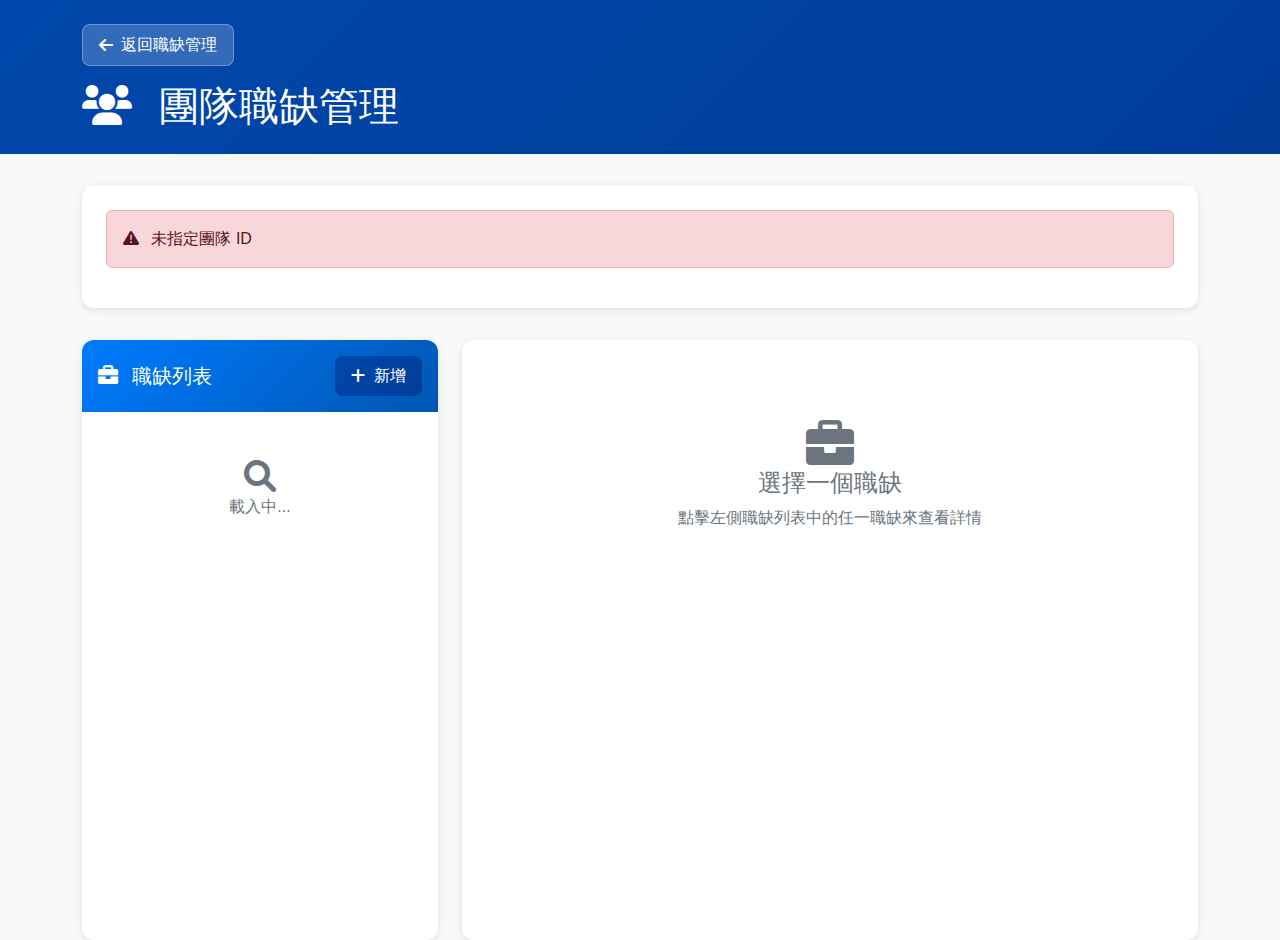
<file: static-site.backup.20250612_230751/team-jobs.html>
<!DOCTYPE html>
<html lang="zh-Hant">
<head>
    <meta charset="UTF-8">
    <meta name="viewport" content="width=device-width, initial-scale=1.0">
    <title>團隊職缺 - hAIre 招募系統</title>
    <link href="https://cdn.jsdelivr.net/npm/bootstrap@5.3.3/dist/css/bootstrap.min.css" rel="stylesheet">
    <link href="https://cdnjs.cloudflare.com/ajax/libs/font-awesome/6.0.0/css/all.min.css" rel="stylesheet">
    
    <!-- 載入配置文件 -->
    <script src="js/config.js"></script>
    
    <style>
        body {
            background-color: #f8f9fa;
            font-family: 'Segoe UI', Tahoma, Geneva, Verdana, sans-serif;
        }
        
        .header-section {
            background: linear-gradient(135deg, #0047AB 0%, #003d99 100%);
            color: white;
            padding: 1.5rem 0;
            margin-bottom: 2rem;
        }
        
        .back-btn {
            background: rgba(255,255,255,0.2);
            border: 1px solid rgba(255,255,255,0.3);
            color: white;
            padding: 0.5rem 1rem;
            border-radius: 8px;
            text-decoration: none;
            display: inline-flex;
            align-items: center;
            gap: 0.5rem;
            transition: all 0.3s ease;
            margin-bottom: 1rem;
        }
        
        .back-btn:hover {
            background: rgba(255,255,255,0.3);
            color: white;
            text-decoration: none;
            transform: translateX(-3px);
        }
        
        .team-info-card {
            background: white;
            border-radius: 12px;
            padding: 1.5rem;
            margin-bottom: 2rem;
            box-shadow: 0 2px 8px rgba(0,0,0,0.1);
        }
        
        .jobs-sidebar {
            background: white;
            border-radius: 12px;
            min-height: 600px;
            box-shadow: 0 2px 8px rgba(0,0,0,0.1);
        }
        
        .sidebar-header {
            background: linear-gradient(135deg, #007bff 0%, #0056b3 100%);
            color: white;
            padding: 1rem;
            border-radius: 12px 12px 0 0;
        }
        
        .job-item {
            padding: 1rem;
            border-bottom: 1px solid #e9ecef;
            cursor: pointer;
            transition: all 0.3s ease;
        }
        
        .job-item:hover {
            background-color: #f8f9ff;
        }
        
        .job-item.active {
            background-color: #e3f2fd;
            border-left: 4px solid #007bff;
        }
        
        .job-title {
            font-weight: 600;
            color: #333;
            margin-bottom: 0.5rem;
        }
        
        .job-meta {
            font-size: 0.85rem;
            color: #6c757d;
        }
        
        .job-detail-panel {
            background: white;
            border-radius: 12px;
            min-height: 600px;
            box-shadow: 0 2px 8px rgba(0,0,0,0.1);
            padding: 2rem;
        }
        
        .empty-state {
            text-align: center;
            padding: 3rem;
            color: #6c757d;
        }
        
        .btn-add-job {
            background: linear-gradient(135deg, #0047AB 0%, #003d99 100%);
            border: none;
            color: white;
            padding: 0.5rem 1rem;
            border-radius: 8px;
            text-decoration: none;
            display: inline-flex;
            align-items: center;
            gap: 0.5rem;
            transition: all 0.3s ease;
        }
        
        .btn-add-job:hover {
            transform: translateY(-2px);
            box-shadow: 0 4px 12px rgba(0,71,171,0.4);
            color: white;
            text-decoration: none;
        }
        
        .job-status {
            padding: 0.25rem 0.75rem;
            border-radius: 20px;
            font-size: 0.75rem;
            font-weight: 500;
        }
        
        .job-status.active {
            background: #d4edda;
            color: #155724;
        }
        
        .job-status.paused {
            background: #fff3cd;
            color: #856404;
        }
        
        .job-status.closed {
            background: #f8d7da;
            color: #721c24;
        }
    </style>
</head>
<body>
    <div class="header-section">
        <div class="container">
            <a href="admin-jobs.html" class="back-btn">
                <i class="fas fa-arrow-left"></i>
                返回職缺管理
            </a>
            <h1 class="page-title mb-0">
                <i class="fas fa-users me-3"></i>
                <span id="teamTitle">團隊職缺管理</span>
            </h1>
        </div>
    </div>

    <div class="container">
        <!-- 團隊資訊卡片 -->
        <div class="team-info-card" id="teamInfoCard">
            <!-- 團隊資訊將在這裡載入 -->
        </div>

        <div class="row">
            <!-- 左側：職缺列表 -->
            <div class="col-md-4">
                <div class="jobs-sidebar">
                    <div class="sidebar-header">
                        <div class="d-flex justify-content-between align-items-center">
                            <h5 class="mb-0">
                                <i class="fas fa-briefcase me-2"></i>
                                職缺列表
                            </h5>
                            <a href="#" class="btn-add-job" onclick="addNewJob()">
                                <i class="fas fa-plus"></i>
                                新增
                            </a>
                        </div>
                    </div>
                    <div id="jobsList">
                        <!-- 職缺列表將在這裡載入 -->
                        <div class="empty-state">
                            <i class="fas fa-search fa-2x"></i>
                            <p>載入中...</p>
                        </div>
                    </div>
                </div>
            </div>

            <!-- 右側：職缺詳情 -->
            <div class="col-md-8">
                <div class="job-detail-panel">
                    <div id="jobDetailContent">
                        <div class="empty-state">
                            <i class="fas fa-briefcase fa-3x"></i>
                            <h4>選擇一個職缺</h4>
                            <p>點擊左側職缺列表中的任一職缺來查看詳情</p>
                        </div>
                    </div>
                </div>
            </div>
        </div>
    </div>

    <!-- 新增職缺 Modal -->
    <div class="modal fade" id="addJobModal" tabindex="-1" aria-labelledby="addJobModalLabel" aria-hidden="true">
        <div class="modal-dialog modal-xl">
            <div class="modal-content">
                <div class="modal-header" style="background: linear-gradient(135deg, #0047AB 0%, #003d99 100%); color: white;">
                    <h5 class="modal-title" id="addJobModalLabel">
                        <i class="fas fa-plus me-2"></i>新增職缺
                    </h5>
                    <button type="button" class="btn-close" data-bs-dismiss="modal" aria-label="關閉" style="filter: invert(1);"></button>
                </div>
                <div class="modal-body">
                    <div class="alert alert-info">
                        <i class="fas fa-info-circle me-2"></i>
                        將為團隊 <strong id="modalTeamName"></strong> 新增職缺
                    </div>
                    <form id="addJobForm">
                        <!-- 基本資訊 -->
                        <div class="row">
                            <div class="col-md-8">
                                <div class="mb-3">
                                    <label for="jobTitle" class="form-label">職缺名稱 *</label>
                                    <input type="text" class="form-control" id="jobTitle" required placeholder="例：資深資料科學家">
                                </div>
                            </div>
                            <div class="col-md-4">
                                <div class="mb-3">
                                    <label for="jobTeam" class="form-label">所屬團隊</label>
                                    <input type="text" class="form-control" id="jobTeam" readonly>
                                </div>
                            </div>
                        </div>

                        <!-- 聘用與地點資訊 -->
                        <div class="row">
                            <div class="col-md-4">
                                <div class="mb-3">
                                    <label for="employmentType" class="form-label">聘用類型 *</label>
                                    <select class="form-select" id="employmentType" required>
                                        <option value="">選擇類型</option>
                                        <option value="全職">全職</option>
                                        <option value="兼職">兼職</option>
                                        <option value="約聘">約聘</option>
                                        <option value="實習">實習</option>
                                        <option value="顧問">顧問</option>
                                    </select>
                                </div>
                            </div>
                            <div class="col-md-4">
                                <div class="mb-3">
                                    <label for="location" class="form-label">工作地點 *</label>
                                    <input type="text" class="form-control" id="location" required placeholder="例：台北市信義區">
                                </div>
                            </div>
                            <div class="col-md-4">
                                <div class="mb-3">
                                    <label for="minExperienceYears" class="form-label">最低年資要求</label>
                                    <input type="number" class="form-control" id="minExperienceYears" min="0" placeholder="年">
                                </div>
                            </div>
                        </div>

                        <!-- 薪資範圍 -->
                        <div class="row">
                            <div class="col-md-4">
                                <div class="mb-3">
                                    <label for="salaryMin" class="form-label">最低薪資</label>
                                    <input type="number" class="form-control" id="salaryMin" placeholder="800000">
                                </div>
                            </div>
                            <div class="col-md-4">
                                <div class="mb-3">
                                    <label for="salaryMax" class="form-label">最高薪資</label>
                                    <input type="number" class="form-control" id="salaryMax" placeholder="1200000">
                                </div>
                            </div>
                            <div class="col-md-4">
                                <div class="mb-3">
                                    <label for="salaryNote" class="form-label">薪資說明</label>
                                    <input type="text" class="form-control" id="salaryNote" placeholder="例：年薪，含年終獎金">
                                </div>
                            </div>
                        </div>

                        <!-- 學歷與主修要求 -->
                        <div class="row">
                            <div class="col-md-6">
                                <div class="mb-3">
                                    <label for="educationRequired" class="form-label">學歷要求</label>
                                    <select class="form-select" id="educationRequired">
                                        <option value="">不限</option>
                                        <option value="高中以上">高中以上</option>
                                        <option value="專科以上">專科以上</option>
                                        <option value="大學以上">大學以上</option>
                                        <option value="碩士以上">碩士以上</option>
                                        <option value="博士以上">博士以上</option>
                                    </select>
                                </div>
                            </div>
                            <div class="col-md-6">
                                <div class="mb-3">
                                    <label for="majorsRequired" class="form-label">主修條件</label>
                                    <input type="text" class="form-control" id="majorsRequired" placeholder="輸入主修科系後按 Enter 新增">
                                    <div class="form-text">輸入主修科系後按 Enter 鍵新增，點擊 × 可刪除</div>
                                    <div id="majorsRequiredTags" class="mt-2 d-flex flex-wrap gap-1">
                                        <!-- 主修 tags 將在這裡顯示 -->
                                    </div>
                                </div>
                            </div>
                        </div>

                        <!-- 語言條件 -->
                        <div class="mb-3">
                            <label for="languageRequired" class="form-label">語言條件</label>
                            <input type="text" class="form-control" id="languageRequired" placeholder="以逗號分隔，例：中文,英文">
                            <div class="form-text">以逗號分隔多種語言</div>
                        </div>

                        <!-- 工作內容 -->
                        <div class="mb-3">
                            <label for="responsibilities" class="form-label">工作內容 *</label>
                            <textarea class="form-control" id="responsibilities" rows="4" required placeholder="請以分行方式列出主要工作內容，例如：&#10;- 開發機器學習模型&#10;- 進行資料分析與視覺化&#10;- 與業務團隊協作定義需求"></textarea>
                            <div class="form-text">每行一個工作內容項目</div>
                        </div>

                        <!-- 必備技能 -->
                        <div class="mb-3">
                            <label for="requiredSkills" class="form-label">必備技能 *</label>
                            <input type="text" class="form-control" id="requiredSkills" placeholder="輸入技能名稱後按 Enter 新增">
                            <div class="form-text">輸入技能名稱後按 Enter 鍵新增，點擊 × 可刪除</div>
                            <div id="requiredSkillsTags" class="mt-2 d-flex flex-wrap gap-1">
                                <!-- 技能 tags 將在這裡顯示 -->
                            </div>
                        </div>

                        <!-- 加分技能 -->
                        <div class="mb-3">
                            <label for="niceToHaveSkills" class="form-label">加分技能</label>
                            <input type="text" class="form-control" id="niceToHaveSkills" placeholder="輸入技能名稱後按 Enter 新增">
                            <div class="form-text">輸入技能名稱後按 Enter 鍵新增，點擊 × 可刪除</div>
                            <div id="niceToHaveSkillsTags" class="mt-2 d-flex flex-wrap gap-1">
                                <!-- 技能 tags 將在這裡顯示 -->
                            </div>
                        </div>

                        <!-- 職缺狀態 -->
                        <div class="mb-3">
                            <label for="jobStatus" class="form-label">職缺狀態</label>
                            <select class="form-select" id="jobStatus">
                                <option value="active" selected>活躍中</option>
                                <option value="paused">暫停</option>
                                <option value="closed">關閉</option>
                            </select>
                        </div>
                    </form>
                </div>
                <div class="modal-footer">
                    <button type="button" class="btn btn-secondary" data-bs-dismiss="modal">取消</button>
                    <button type="button" id="createJob" class="btn" style="background: linear-gradient(135deg, #0047AB 0%, #003d99 100%); color: white;">建立職缺</button>
                </div>
            </div>
        </div>
    </div>

    <script src="https://cdn.jsdelivr.net/npm/bootstrap@5.3.3/dist/js/bootstrap.bundle.min.js"></script>
    <script>
        // 全域變數
        let teamData = null;
        let jobsData = [];
        let currentJobId = null;
        let isSubmitting = false; // 防止重複提交的標記變量

        // 頁面載入完成後執行
        document.addEventListener('DOMContentLoaded', function() {
            console.log('團隊職缺頁面載入完成');
            
            // 從 URL 參數取得團隊 ID
            const urlParams = new URLSearchParams(window.location.search);
            const teamId = urlParams.get('team_id');
            
            if (!teamId) {
                showError('未指定團隊 ID');
                return;
            }
            
            loadTeamData(teamId);
            
            // 初始化事件監聽器（只初始化一次）
            initializeEventListeners();
        });

        // 初始化事件監聽器
        function initializeEventListeners() {
            // 檢查是否已經綁定過，避免重複綁定
            const createJobBtn = document.getElementById('createJob');
            if (!createJobBtn.hasAttribute('data-listener-bound')) {
                createJobBtn.addEventListener('click', createJob);
                createJobBtn.setAttribute('data-listener-bound', 'true');
            }
            
            // 添加 Modal 關閉事件監聽器
            const addJobModal = document.getElementById('addJobModal');
            if (!addJobModal.hasAttribute('data-listener-bound')) {
                addJobModal.addEventListener('hidden.bs.modal', function() {
                    // Modal 關閉時重置狀態
                    resetJobForm();
                });
                addJobModal.setAttribute('data-listener-bound', 'true');
            }
            
            // 設置技能 tag 輸入
            setupSkillTagInput('requiredSkills', 'requiredSkillsTags');
            setupSkillTagInput('niceToHaveSkills', 'niceToHaveSkillsTags');
            setupSkillTagInput('majorsRequired', 'majorsRequiredTags');
        }

        // 設置技能 tag 輸入功能
        function setupSkillTagInput(inputId, tagsContainerId) {
            const input = document.getElementById(inputId);
            const tagsContainer = document.getElementById(tagsContainerId);
            
            input.addEventListener('keypress', function(e) {
                if (e.key === 'Enter') {
                    e.preventDefault();
                    const skill = input.value.trim();
                    if (skill && !isSkillExists(tagsContainer, skill)) {
                        addSkillTag(tagsContainer, skill);
                        input.value = '';
                    }
                }
            });
        }

        // 檢查技能是否已存在
        function isSkillExists(container, skill) {
            const existingTags = Array.from(container.children);
            return existingTags.some(tag => 
                tag.textContent.replace('×', '').trim().toLowerCase() === skill.toLowerCase()
            );
        }

        // 添加技能 tag
        function addSkillTag(container, skill) {
            const tag = document.createElement('span');
            tag.className = 'badge bg-primary me-1 mb-1 position-relative';
            tag.style.cssText = 'padding-right: 25px; cursor: default;';
            tag.innerHTML = `
                ${skill}
                <button type="button" class="btn-close btn-close-white position-absolute" 
                        style="top: 2px; right: 4px; font-size: 0.6rem;"
                        onclick="removeSkillTag(this)"></button>
            `;
            container.appendChild(tag);
        }

        // 移除技能 tag
        function removeSkillTag(button) {
            button.parentElement.remove();
        }

        // 重置職缺表單
        function resetJobForm() {
            document.getElementById('addJobForm').reset();
            document.getElementById('requiredSkillsTags').innerHTML = '';
            document.getElementById('niceToHaveSkillsTags').innerHTML = '';
            document.getElementById('majorsRequiredTags').innerHTML = '';
            
            // 重置提交狀態
            isSubmitting = false;
            const createJobBtn = document.getElementById('createJob');
            createJobBtn.disabled = false;
            createJobBtn.innerHTML = '建立職缺';
        }

        // 載入團隊資料
        async function loadTeamData(teamId) {
            try {
                console.log('🔄 載入團隊資料:', teamId);
                
                const apiUrl = window.CONFIG ? window.CONFIG.API_BASE_URL : 'https://44wy0r4r16.execute-api.ap-southeast-1.amazonaws.com/dev';
                
                // 載入團隊資訊
                const teamResponse = await fetch(`${apiUrl}/teams/${encodeURIComponent(teamId)}`, {
                    method: 'GET',
                    headers: {
                        'Content-Type': 'application/json'
                    }
                });

                if (!teamResponse.ok) {
                    throw new Error(`載入團隊資料失敗: ${teamResponse.status}`);
                }

                const teamResult = await teamResponse.json();
                teamData = teamResult.team || teamResult; // 支援兩種回應格式
                console.log('✅ 團隊資料載入成功:', teamData);
                
                // 載入該團隊的職缺
                const jobsResponse = await fetch(`${apiUrl}/jobs?team_id=${encodeURIComponent(teamId)}`, {
                    method: 'GET',
                    headers: {
                        'Content-Type': 'application/json'
                    }
                });

                if (!jobsResponse.ok) {
                    throw new Error(`載入職缺資料失敗: ${jobsResponse.status}`);
                }

                const jobsResult = await jobsResponse.json();
                jobsData = jobsResult.data || [];
                console.log('✅ 職缺資料載入成功:', jobsData.length, '個職缺');
                
                // 渲染頁面
                renderTeamInfo();
                renderJobsList();
                
            } catch (error) {
                console.error('❌ 載入資料失敗:', error);
                showError('載入資料失敗: ' + error.message);
            }
        }

        // 渲染團隊資訊
        function renderTeamInfo() {
            const titleElement = document.getElementById('teamTitle');
            const cardElement = document.getElementById('teamInfoCard');
            
            // 安全地取得團隊資訊，提供預設值
            const company = teamData.company || '未知公司';
            const department = teamData.department || '未知部門';  
            const teamName = teamData.team_name || '未知團隊';
            const description = teamData.description || teamData.team_description || '暫無描述';
            
            titleElement.textContent = `${company} - ${department} - ${teamName}`;
            
            cardElement.innerHTML = `
                <div class="row">
                    <div class="col-md-8">
                        <h3>${company} - ${department}</h3>
                        <h4 class="text-primary">${teamName}</h4>
                        <p class="text-muted">${description}</p>
                    </div>
                    <div class="col-md-4 text-end">
                        <div class="mb-2">
                            <small class="text-muted">團隊 ID</small><br>
                            <code>${teamData.team_id}</code>
                        </div>
                        <div class="mb-2">
                            <small class="text-muted">職缺數量</small><br>
                            <span class="h4 text-success">${jobsData.length}</span>
                        </div>
                    </div>
                </div>
            `;
        }

        // 渲染職缺列表
        function renderJobsList() {
            const container = document.getElementById('jobsList');
            
            if (jobsData.length === 0) {
                container.innerHTML = `
                    <div class="empty-state">
                        <i class="fas fa-briefcase fa-2x"></i>
                        <h5>尚無職缺</h5>
                        <p>點擊上方「新增」按鈕來建立第一個職缺</p>
                    </div>
                `;
                return;
            }

            container.innerHTML = jobsData.map(job => `
                <div class="job-item" onclick="selectJob('${job.job_id}')" id="job-${job.job_id}">
                    <div class="job-title">${job.job_title || '未命名職缺'}</div>
                    <div class="job-meta">
                        <div class="mb-1">
                            <i class="fas fa-briefcase me-1"></i>${job.employment_type || '未設定'}
                            <i class="fas fa-map-marker-alt ms-2 me-1"></i>${job.location || '未設定'}
                        </div>
                        <div class="d-flex justify-content-between align-items-center">
                            <span class="job-status ${job.status || 'active'}">${getStatusText(job.status)}</span>
                            <small class="text-muted">${formatDate(job.created_at)}</small>
                        </div>
                    </div>
                </div>
            `).join('');
        }

        // 選擇職缺
        function selectJob(jobId) {
            // 移除之前的選中狀態
            document.querySelectorAll('.job-item').forEach(item => {
                item.classList.remove('active');
            });
            
            // 添加選中狀態
            document.getElementById(`job-${jobId}`).classList.add('active');
            
            currentJobId = jobId;
            const job = jobsData.find(j => j.job_id === jobId);
            
            if (job) {
                renderJobDetail(job);
            }
        }

        // 渲染職缺詳情
        function renderJobDetail(job) {
            const container = document.getElementById('jobDetailContent');
            
            // 薪資顯示
            let salaryDisplay = '面議';
            if (job.salary_min && job.salary_max) {
                salaryDisplay = `$${(job.salary_min/10000).toFixed(0)}萬 - $${(job.salary_max/10000).toFixed(0)}萬`;
                if (job.salary_note) {
                    salaryDisplay += ` (${job.salary_note})`;
                }
            } else if (job.salary_note) {
                salaryDisplay = job.salary_note;
            }

            container.innerHTML = `
                <div class="d-flex justify-content-between align-items-start mb-4">
                    <div>
                        <h2>${job.job_title || '未命名職缺'}</h2>
                        <div class="text-muted">
                            <i class="fas fa-building me-2"></i>${(teamData.company || '未知公司')} - ${(teamData.department || '未知部門')} - ${(teamData.team_name || '未知團隊')}
                        </div>
                    </div>
                    <div class="d-flex gap-2">
                        <button class="btn btn-outline-primary btn-sm" onclick="editJob('${job.job_id}')">
                            <i class="fas fa-edit"></i> 編輯
                        </button>
                        <button class="btn btn-outline-info btn-sm" onclick="viewJobPage('${job.job_id}')">
                            <i class="fas fa-external-link-alt"></i> 檢視頁面
                        </button>
                    </div>
                </div>

                <div class="row mb-4">
                    <div class="col-md-3">
                        <h6><i class="fas fa-briefcase me-2"></i>聘用類型</h6>
                        <p>${job.employment_type || '未設定'}</p>
                    </div>
                    <div class="col-md-3">
                        <h6><i class="fas fa-map-marker-alt me-2"></i>工作地點</h6>
                        <p>${job.location || '未設定'}</p>
                    </div>
                    <div class="col-md-3">
                        <h6><i class="fas fa-chart-line me-2"></i>年資要求</h6>
                        <p>${job.min_experience_years ? `${job.min_experience_years}年以上` : '不拘'}</p>
                    </div>
                    <div class="col-md-3">
                        <h6><i class="fas fa-dollar-sign me-2"></i>薪資範圍</h6>
                        <p>${salaryDisplay}</p>
                    </div>
                </div>

                <div class="mb-4">
                    <h6><i class="fas fa-tasks me-2"></i>工作內容</h6>
                    <ul>
                        ${job.responsibilities && job.responsibilities.length > 0 
                            ? job.responsibilities.map(item => `<li>${item}</li>`).join('')
                            : '<li>未設定</li>'
                        }
                    </ul>
                </div>

                <div class="row mb-4">
                    <div class="col-md-6">
                        <h6><i class="fas fa-tools me-2"></i>必備技能</h6>
                        <div class="d-flex flex-wrap gap-1">
                            ${job.required_skills && job.required_skills.length > 0 
                                ? job.required_skills.map(skill => `<span class="badge bg-danger">${skill}</span>`).join('')
                                : '<span class="text-muted">未設定</span>'
                            }
                        </div>
                    </div>
                    <div class="col-md-6">
                        <h6><i class="fas fa-plus-circle me-2"></i>加分技能</h6>
                        <div class="d-flex flex-wrap gap-1">
                            ${job.nice_to_have_skills && job.nice_to_have_skills.length > 0 
                                ? job.nice_to_have_skills.map(skill => `<span class="badge bg-success">${skill}</span>`).join('')
                                : '<span class="text-muted">無</span>'
                            }
                        </div>
                    </div>
                </div>

                ${job.education_required || (job.majors_required && job.majors_required.length > 0) ? `
                <div class="row mb-4">
                    ${job.education_required ? `
                    <div class="col-md-6">
                        <h6><i class="fas fa-graduation-cap me-2"></i>學歷要求</h6>
                        <p>${job.education_required}</p>
                    </div>
                    ` : ''}
                    ${job.majors_required && job.majors_required.length > 0 ? `
                    <div class="col-md-6">
                        <h6><i class="fas fa-book me-2"></i>主修條件</h6>
                        <div class="d-flex flex-wrap gap-1">
                            ${job.majors_required.map(major => `<span class="badge bg-info">${major}</span>`).join('')}
                        </div>
                    </div>
                    ` : ''}
                </div>
                ` : ''}

                <div class="border-top pt-3 mt-4">
                    <div class="row text-muted small">
                        <div class="col-md-4">
                            <strong>職缺 ID:</strong> ${job.job_id}
                        </div>
                        <div class="col-md-4">
                            <strong>建立時間:</strong> ${formatDate(job.created_at)}
                        </div>
                        <div class="col-md-4">
                            <strong>狀態:</strong> <span class="job-status ${job.status}">${getStatusText(job.status)}</span>
                        </div>
                    </div>
                </div>
            `;
        }

        // 取得狀態文字
        function getStatusText(status) {
            const statusMap = {
                'active': '活躍中',
                'paused': '暫停',
                'closed': '關閉',
                'deleted': '已刪除'
            };
            return statusMap[status] || '活躍中';
        }

        // 格式化日期
        function formatDate(dateString) {
            if (!dateString) return '未知';
            return new Date(dateString).toLocaleDateString('zh-TW');
        }

        // 新增職缺
        function addNewJob() {
            if (!teamData) {
                showAlert('團隊資料尚未載入，請稍後再試', 'warning');
                return;
            }
            
            // 設置團隊資訊，提供預設值避免 undefined
            const company = teamData.company || '未知公司';
            const department = teamData.department || '未知部門';
            const teamName = teamData.team_name || '未知團隊';
            
            const teamDisplayName = `${company} - ${department} - ${teamName}`;
            
            document.getElementById('modalTeamName').textContent = teamDisplayName;
            document.getElementById('jobTeam').value = teamDisplayName;
            
            // 重置表單
            resetJobForm();
            
            // 顯示 Modal
            new bootstrap.Modal(document.getElementById('addJobModal')).show();
        }

        // 建立職缺
        async function createJob() {
            // 防止重複提交
            if (isSubmitting) {
                console.log('⚠️ 正在提交中，請勿重複點擊');
                return;
            }

            const createJobBtn = document.getElementById('createJob');
            const originalText = createJobBtn.innerHTML;
            
            try {
                // 設置提交狀態
                isSubmitting = true;
                createJobBtn.disabled = true;
                createJobBtn.innerHTML = '<i class="fas fa-spinner fa-spin me-2"></i>建立中...';
                
                // 處理工作內容陣列
                const responsibilitiesText = document.getElementById('responsibilities').value.trim();
                const responsibilities = responsibilitiesText.split('\n')
                    .map(line => line.trim().replace(/^-\s*/, ''))
                    .filter(line => line.length > 0);

                // 處理技能陣列 (從 tags 取得)
                const requiredSkills = Array.from(document.getElementById('requiredSkillsTags').children)
                    .map(tag => tag.textContent.replace('×', '').trim())
                    .filter(skill => skill);
                
                const niceToHaveSkills = Array.from(document.getElementById('niceToHaveSkillsTags').children)
                    .map(tag => tag.textContent.replace('×', '').trim())
                    .filter(skill => skill);

                // 處理主修陣列 (從 tags 取得)
                const majorsText = Array.from(document.getElementById('majorsRequiredTags').children)
                    .map(tag => tag.textContent.replace('×', '').trim())
                    .filter(major => major);
                
                const languagesText = document.getElementById('languageRequired').value.trim();
                const languageRequired = languagesText ? languagesText.split(',').map(s => s.trim()).filter(s => s) : [];

                // 建構職缺資料
                const formData = {
                    job_title: document.getElementById('jobTitle').value.trim(),
                    team_id: teamData.team_id,
                    employment_type: document.getElementById('employmentType').value,
                    location: document.getElementById('location').value.trim(),
                    salary_min: document.getElementById('salaryMin').value ? parseInt(document.getElementById('salaryMin').value) : null,
                    salary_max: document.getElementById('salaryMax').value ? parseInt(document.getElementById('salaryMax').value) : null,
                    salary_note: document.getElementById('salaryNote').value.trim(),
                    responsibilities: responsibilities,
                    required_skills: requiredSkills,
                    nice_to_have_skills: niceToHaveSkills,
                    min_experience_years: document.getElementById('minExperienceYears').value ? parseInt(document.getElementById('minExperienceYears').value) : null,
                    education_required: document.getElementById('educationRequired').value,
                    majors_required: majorsText,
                    language_required: languageRequired,
                    status: document.getElementById('jobStatus').value
                };

                // 驗證必填欄位
                if (!formData.job_title || !formData.employment_type || 
                    !formData.location || !formData.responsibilities.length || !formData.required_skills.length) {
                    showAlert('請填寫所有必填欄位', 'warning');
                    return;
                }

                console.log('📤 建立職缺資料:', formData);

                const apiUrl = window.CONFIG ? window.CONFIG.API_BASE_URL : 'https://44wy0r4r16.execute-api.ap-southeast-1.amazonaws.com/dev';
                
                const response = await fetch(apiUrl + '/jobs', {
                    method: 'POST',
                    headers: {
                        'Content-Type': 'application/json'
                    },
                    body: JSON.stringify(formData)
                });

                if (!response.ok) {
                    const errorData = await response.text();
                    throw new Error(`HTTP ${response.status}: ${errorData}`);
                }

                const result = await response.json();
                console.log('✅ 職缺建立成功:', result);

                // 關閉 modal 並重新載入資料
                bootstrap.Modal.getInstance(document.getElementById('addJobModal')).hide();
                resetJobForm();
                
                // 重新載入團隊職缺資料
                await loadTeamData(teamData.team_id);
                
                showAlert('職缺建立成功！', 'success');

            } catch (error) {
                console.error('❌ 建立職缺失敗:', error);
                showAlert('建立職缺失敗: ' + error.message, 'danger');
            } finally {
                // 恢復按鈕狀態
                isSubmitting = false;
                createJobBtn.disabled = false;
                createJobBtn.innerHTML = originalText;
            }
        }

        // 編輯職缺
        function editJob(jobId) {
            showAlert('編輯功能開發中...', 'info');
        }

        // 檢視職缺頁面
        function viewJobPage(jobId) {
            window.location.href = `job-detail.html?job_id=${encodeURIComponent(jobId)}`;
        }

        // 顯示錯誤
        function showError(message) {
            document.getElementById('teamInfoCard').innerHTML = `
                <div class="alert alert-danger">
                    <i class="fas fa-exclamation-triangle me-2"></i>
                    ${message}
                </div>
            `;
        }

        // 顯示警告訊息
        function showAlert(message, type = 'info') {
            const alertDiv = document.createElement('div');
            alertDiv.className = `alert alert-${type} alert-dismissible fade show position-fixed`;
            alertDiv.style.cssText = 'top: 20px; right: 20px; z-index: 9999; min-width: 300px;';
            alertDiv.innerHTML = `
                ${message}
                <button type="button" class="btn-close" data-bs-dismiss="alert"></button>
            `;

            document.body.appendChild(alertDiv);

            setTimeout(() => {
                if (alertDiv && alertDiv.parentNode) {
                    alertDiv.remove();
                }
            }, 3000);
        }
    </script>
</body>
</html>
</file>
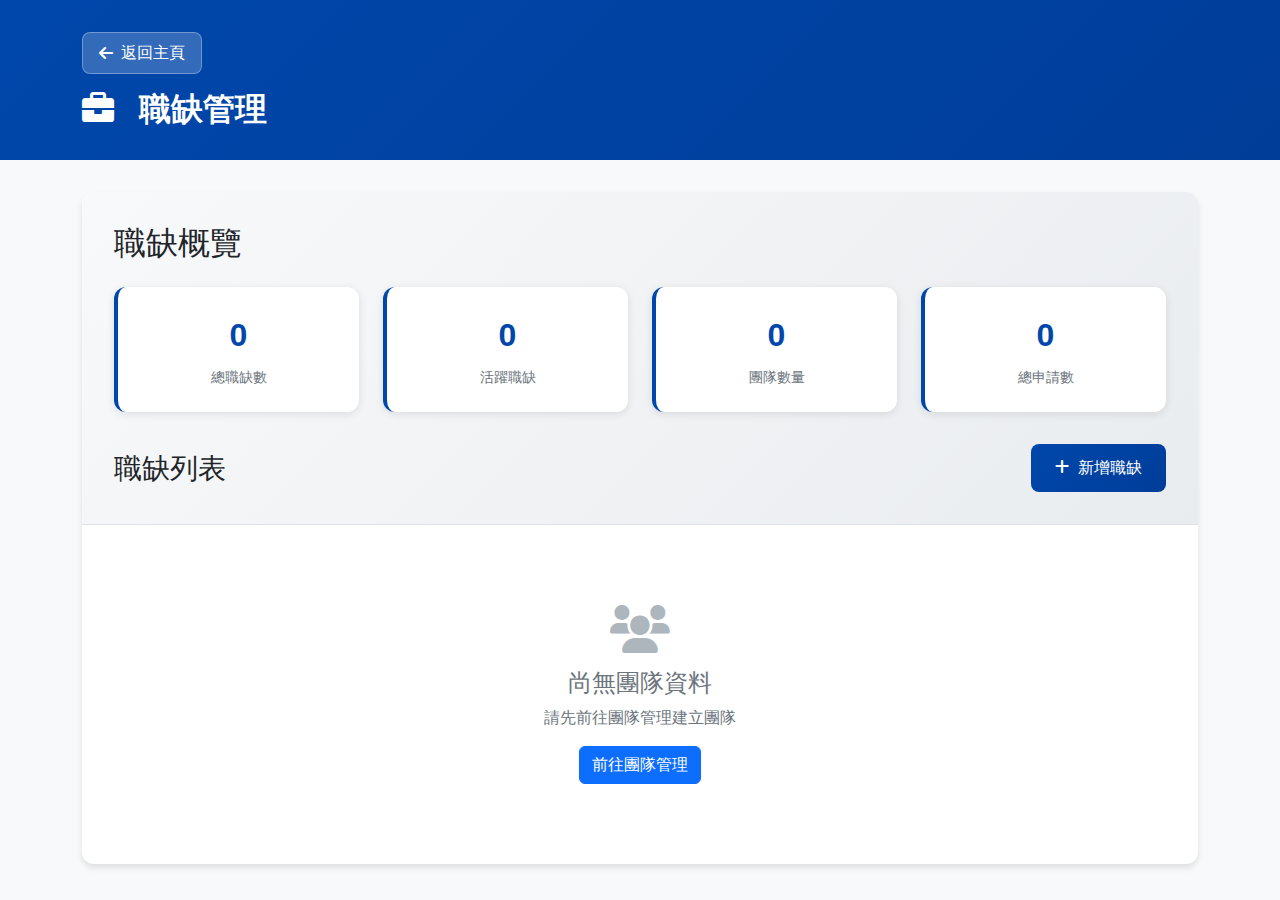
<file: static-site/admin-jobs.html>
<!DOCTYPE html>
<html lang="zh-Hant">
<head>
    <meta charset="UTF-8">
    <meta name="viewport" content="width=device-width, initial-scale=1.0">
    <title>職缺管理 - hAIre 招募系統</title>
    <link href="https://cdn.jsdelivr.net/npm/bootstrap@5.3.3/dist/css/bootstrap.min.css" rel="stylesheet">
    <link href="https://cdnjs.cloudflare.com/ajax/libs/font-awesome/6.0.0/css/all.min.css" rel="stylesheet">
    
    <!-- 載入配置文件 -->
    <script src="js/config.js"></script>
    
    <style>
        body {
            background-color: #f8f9fa;
            font-family: 'Segoe UI', Tahoma, Geneva, Verdana, sans-serif;
        }
        
        .header-section {
            background: linear-gradient(135deg, #0047AB 0%, #003d99 100%);
            color: white;
            padding: 2rem 0;
            margin-bottom: 2rem;
        }
        
        .back-btn {
            background: rgba(255,255,255,0.2);
            border: 1px solid rgba(255,255,255,0.3);
            color: white;
            padding: 0.5rem 1rem;
            border-radius: 8px;
            text-decoration: none;
            display: inline-flex;
            align-items: center;
            gap: 0.5rem;
            transition: all 0.3s ease;
            margin-bottom: 1rem;
        }
        
        .back-btn:hover {
            background: rgba(255,255,255,0.3);
            color: white;
            text-decoration: none;
            transform: translateX(-3px);
        }
        
        .page-title {
            font-size: 2rem;
            font-weight: 600;
            margin: 0;
        }
        
        .main-content {
            background: white;
            border-radius: 12px;
            box-shadow: 0 4px 6px rgba(0,0,0,0.1);
            overflow: hidden;
        }
        
        .content-header {
            background: linear-gradient(135deg, #f8f9fa 0%, #e9ecef 100%);
            padding: 2rem;
            border-bottom: 1px solid #dee2e6;
        }
        
        .stats-grid {
            display: grid;
            grid-template-columns: repeat(auto-fit, minmax(200px, 1fr));
            gap: 1.5rem;
            margin-bottom: 2rem;
        }
        
        .stat-card {
            background: white;
            border-radius: 12px;
            padding: 1.5rem;
            text-align: center;
            box-shadow: 0 2px 8px rgba(0,0,0,0.1);
            border-left: 4px solid #0047AB;
        }
        
        .stat-number {
            font-size: 2rem;
            font-weight: 700;
            color: #0047AB;
            margin-bottom: 0.5rem;
        }
        
        .stat-label {
            color: #6c757d;
            font-size: 0.9rem;
        }
        
        .teams-section {
            padding: 2rem;
        }
        
        .team-card {
            background: #f8f9fa;
            border-radius: 12px;
            padding: 1.5rem;
            margin-bottom: 2rem;
            border-left: 4px solid #007bff;
        }
        
        .team-header {
            display: flex;
            justify-content: space-between;
            align-items: center;
            margin-bottom: 1rem;
        }
        
        .team-name {
            font-size: 1.2rem;
            font-weight: 600;
            color: #495057;
        }
        
        .team-info {
            color: #6c757d;
            font-size: 0.9rem;
        }
        
        .jobs-list {
            display: grid;
            grid-template-columns: repeat(auto-fill, minmax(350px, 1fr));
            gap: 1rem;
            margin-top: 1rem;
        }
        
        .job-card {
            background: white;
            border-radius: 8px;
            padding: 1.25rem;
            box-shadow: 0 2px 4px rgba(0,0,0,0.05);
            border-left: 3px solid #0047AB;
            transition: all 0.3s ease;
        }
        
        .job-card:hover {
            transform: translateY(-2px);
            box-shadow: 0 4px 12px rgba(0,0,0,0.15);
        }
        
        .job-title {
            font-weight: 600;
            color: #333;
            margin-bottom: 0.5rem;
            font-size: 1rem;
        }
        
        .job-meta {
            display: flex;
            flex-wrap: wrap;
            gap: 1rem;
            margin-bottom: 0.75rem;
            font-size: 0.85rem;
            color: #6c757d;
        }
        
        .job-meta-item {
            display: flex;
            align-items: center;
            gap: 0.3rem;
        }
        
        .job-status {
            padding: 0.25rem 0.75rem;
            border-radius: 20px;
            font-size: 0.75rem;
            font-weight: 500;
        }
        
        .job-status.active {
            background: #d4edda;
            color: #155724;
        }
        
        .job-status.paused {
            background: #fff3cd;
            color: #856404;
        }
        
        .job-status.closed {
            background: #f8d7da;
            color: #721c24;
        }
        
        .job-actions {
            display: flex;
            gap: 0.5rem;
            margin-top: 1rem;
        }
        
        .btn-sm-action {
            padding: 0.25rem 0.75rem;
            font-size: 0.8rem;
            border-radius: 6px;
        }
        
        .btn-add-job {
            background: linear-gradient(135deg, #0047AB 0%, #003d99 100%);
            border: none;
            color: white;
            padding: 0.75rem 1.5rem;
            border-radius: 8px;
            font-weight: 500;
            transition: all 0.3s ease;
        }
        
        .btn-add-job:hover {
            transform: translateY(-2px);
            box-shadow: 0 4px 12px rgba(0,71,171,0.4);
            color: white;
        }
        
        .no-jobs {
            text-align: center;
            padding: 2rem;
            color: #6c757d;
        }
        
        .empty-state {
            text-align: center;
            padding: 3rem;
            color: #6c757d;
        }
        
        .empty-state i {
            font-size: 3rem;
            margin-bottom: 1rem;
            color: #adb5bd;
        }

        /* 應徵者列表樣式 */
        .applicant-list {
            max-height: 500px;
            overflow-y: auto;
        }

        .applicant-item {
            padding: 1rem;
            border-bottom: 1px solid #e9ecef;
            transition: all 0.3s ease;
        }

        .applicant-item:hover {
            background-color: #f8f9fa;
        }

        .applicant-header {
            display: flex;
            justify-content: space-between;
            align-items: start;
            margin-bottom: 0.5rem;
        }

        .applicant-name {
            font-weight: 600;
            font-size: 1.1rem;
            color: #333;
        }

        .applicant-status {
            padding: 0.25rem 0.75rem;
            border-radius: 20px;
            font-size: 0.75rem;
            font-weight: 500;
        }

        .applicant-status.applied { background: #d1ecf1; color: #0c5460; }
        .applicant-status.reviewing { background: #fff3cd; color: #856404; }
        .applicant-status.interview { background: #d4edda; color: #155724; }
        .applicant-status.rejected { background: #f8d7da; color: #721c24; }
        .applicant-status.hired { background: #d4edda; color: #155724; }

        .applicant-info {
            color: #6c757d;
            font-size: 0.9rem;
            margin-bottom: 0.5rem;
        }

        .applicant-skills {
            display: flex;
            flex-wrap: wrap;
            gap: 0.5rem;
        }
    </style>
</head>
<body>
    <div class="header-section">
        <div class="container">
            <a href="index.html" class="back-btn">
                <i class="fas fa-arrow-left"></i>
                返回主頁
            </a>
            <h1 class="page-title">
                <i class="fas fa-briefcase me-3"></i>
                職缺管理
            </h1>
        </div>
    </div>

    <div class="container">
        <div class="main-content">
            <!-- 統計區域 -->
            <div class="content-header">
                <h2 class="mb-4">職缺概覽</h2>
                <div class="stats-grid">
                    <div class="stat-card">
                        <div class="stat-number" id="totalJobs">0</div>
                        <div class="stat-label">總職缺數</div>
                    </div>
                    <div class="stat-card">
                        <div class="stat-number" id="activeJobs">0</div>
                        <div class="stat-label">活躍職缺</div>
                    </div>
                    <div class="stat-card">
                        <div class="stat-number" id="totalTeams">0</div>
                        <div class="stat-label">團隊數量</div>
                    </div>
                    <div class="stat-card">
                        <div class="stat-number" id="totalApplications">0</div>
                        <div class="stat-label">總申請數</div>
                    </div>
                </div>
                
                <div class="d-flex justify-content-between align-items-center">
                    <h3 class="mb-0">職缺列表</h3>
                    <button class="btn btn-add-job" data-bs-toggle="modal" data-bs-target="#addJobModal">
                        <i class="fas fa-plus me-2"></i>新增職缺
                    </button>
                </div>
            </div>

            <!-- 團隊與職缺列表 -->
            <div class="teams-section">
                <div id="teamsContainer">
                    <!-- 動態載入的團隊和職缺資料 -->
                    <div class="empty-state">
                        <i class="fas fa-search"></i>
                        <h4>載入中...</h4>
                        <p>正在載入團隊和職缺資料</p>
                    </div>
                </div>
            </div>
        </div>
    </div>

    <!-- 新增職缺 Modal -->
    <div class="modal fade" id="addJobModal" tabindex="-1" aria-labelledby="addJobModalLabel" aria-hidden="true">
        <div class="modal-dialog modal-xl">
            <div class="modal-content">
                <div class="modal-header" style="background: linear-gradient(135deg, #0047AB 0%, #003d99 100%); color: white;">
                    <h5 class="modal-title" id="addJobModalLabel">
                        <i class="fas fa-plus me-2"></i>新增職缺
                    </h5>
                    <button type="button" class="btn-close" data-bs-dismiss="modal" aria-label="關閉" style="filter: invert(1);"></button>
                </div>
                <div class="modal-body">
                    <form id="addJobForm">
                        <!-- 基本資訊 -->
                        <div class="row mb-4">
                            <div class="col-md-12">
                                <div class="mb-3">
                                    <label for="jobTitle" class="form-label">職缺名稱 <span class="text-danger">*</span></label>
                                    <input type="text" class="form-control" id="jobTitle" required placeholder="例：資深資料科學家">
                                </div>
                            </div>
                            <div class="col-md-4">
                                <div class="mb-3">
                                    <label for="jobTeam" class="form-label">所屬團隊 <span class="text-danger">*</span></label>
                                    <select class="form-select" id="jobTeam" required>
                                        <option value="">選擇團隊</option>
                                    </select>
                                </div>
                            </div>
                            <div class="col-md-4">
                                <div class="mb-3">
                                    <label for="employmentType" class="form-label">聘用類型 <span class="text-danger">*</span></label>
                                    <select class="form-select" id="employmentType" required>
                                        <option value="">選擇類型</option>
                                        <option value="全職">全職</option>
                                        <option value="兼職">兼職</option>
                                        <option value="約聘">約聘</option>
                                        <option value="實習">實習</option>
                                        <option value="顧問">顧問</option>
                                    </select>
                                </div>
                            </div>
                            <div class="col-md-4">
                                <div class="mb-3">
                                    <label for="location" class="form-label">工作地點 <span class="text-danger">*</span></label>
                                    <input type="text" class="form-control" id="location" required placeholder="例：台北市信義區">
                                </div>
                            </div>
                        </div>

                        <!-- 條件要求 -->
                        <div class="row mb-4">
                            <div class="col-md-6">
                                <div class="mb-3">
                                    <label for="minExperienceYears" class="form-label">年資要求（年）</label>
                                    <input type="number" class="form-control" id="minExperienceYears" min="0">
                                </div>
                            </div>
                            <div class="col-md-6">
                                <div class="mb-3">
                                    <label for="educationRequired" class="form-label">學歷要求</label>
                                    <select class="form-select" id="educationRequired">
                                        <option value="">不限</option>
                                        <option value="高中以上">高中以上</option>
                                        <option value="專科以上">專科以上</option>
                                        <option value="大學以上">大學以上</option>
                                        <option value="碩士以上">碩士以上</option>
                                        <option value="博士以上">博士以上</option>
                                    </select>
                                </div>
                            </div>
                            <div class="col-md-12">
                                <div class="mb-3">
                                    <label for="languageRequired" class="form-label">語言要求</label>
                                    <input type="text" class="form-control" id="languageRequired" placeholder="以逗號分隔，例如：英文,日文">
                                </div>
                            </div>
                        </div>

                        <!-- 薪資範圍 -->
                        <div class="row mb-4">
                            <div class="col-md-4">
                                <div class="mb-3">
                                    <label for="salaryMin" class="form-label">最低薪資</label>
                                    <input type="number" class="form-control" id="salaryMin" min="0" step="10000">
                                </div>
                            </div>
                            <div class="col-md-4">
                                <div class="mb-3">
                                    <label for="salaryMax" class="form-label">最高薪資</label>
                                    <input type="number" class="form-control" id="salaryMax" min="0" step="10000">
                                </div>
                            </div>
                            <div class="col-md-4">
                                <div class="mb-3">
                                    <label for="salaryNote" class="form-label">薪資備註</label>
                                    <input type="text" class="form-control" id="salaryNote" placeholder="例如：面議">
                                </div>
                            </div>
                        </div>

                        <!-- 工作內容 -->
                        <div class="mb-4">
                            <label for="responsibilities" class="form-label">工作內容 <span class="text-danger">*</span></label>
                            <textarea class="form-control" id="responsibilities" rows="5" required 
                                placeholder="每行一項工作內容"></textarea>
                        </div>

                        <!-- 技能要求 -->
                        <div class="row mb-4">
                            <div class="col-md-12">
                                <div class="mb-3">
                                    <label class="form-label">必備技能 <span class="text-danger">*</span></label>
                                    <div class="input-group mb-2">
                                        <input type="text" class="form-control" id="requiredSkills" 
                                            placeholder="按Enter新增技能">
                                    </div>
                                    <div id="requiredSkillsTags" class="d-flex flex-wrap gap-1"></div>
                                </div>
                            </div>
                            <div class="col-md-12">
                                <div class="mb-3">
                                    <label class="form-label">加分技能</label>
                                    <div class="input-group mb-2">
                                        <input type="text" class="form-control" id="niceToHaveSkills" 
                                            placeholder="按Enter新增技能">
                                    </div>
                                    <div id="niceToHaveSkillsTags" class="d-flex flex-wrap gap-1"></div>
                                </div>
                            </div>
                            <div class="col-md-12">
                                <div class="mb-3">
                                    <label class="form-label">主修要求</label>
                                    <div class="input-group mb-2">
                                        <input type="text" class="form-control" id="majorsRequired" 
                                            placeholder="按Enter新增主修">
                                    </div>
                                    <div id="majorsRequiredTags" class="d-flex flex-wrap gap-1"></div>
                                </div>
                            </div>
                        </div>

                        <!-- 職缺狀態 -->
                        <div class="mb-4">
                            <label class="form-label">職缺狀態</label>
                            <select class="form-select" id="jobStatus">
                                <option value="active" selected>活躍中</option>
                                <option value="paused">暫停</option>
                                <option value="closed">關閉</option>
                            </select>
                        </div>
                    </form>
                </div>
                <div class="modal-footer">
                    <button type="button" class="btn btn-secondary" data-bs-dismiss="modal">取消</button>
                    <button type="button" id="createJob" class="btn" style="background: linear-gradient(135deg, #0047AB 0%, #003d99 100%); color: white;">建立職缺</button>
                </div>
            </div>
        </div>
    </div>

    <!-- 職缺詳情 Modal -->
    <div class="modal fade" id="jobDetailModal" tabindex="-1" aria-labelledby="jobDetailModalLabel" aria-hidden="true">
        <div class="modal-dialog modal-lg">
            <div class="modal-content">
                <div class="modal-header" style="background: linear-gradient(135deg, #007bff 0%, #0056b3 100%); color: white;">
                    <h5 class="modal-title" id="jobDetailModalLabel">
                        <i class="fas fa-info-circle me-2"></i>職缺詳情
                    </h5>
                    <button type="button" class="btn-close" data-bs-dismiss="modal" aria-label="關閉" style="filter: invert(1);"></button>
                </div>
                <div class="modal-body" id="jobDetailContent">
                    <!-- 職缺詳情內容 -->
                </div>
                <div class="modal-footer">
                    <button type="button" class="btn btn-secondary" data-bs-dismiss="modal">關閉</button>
                    <button type="button" class="btn btn-primary" id="editJobBtn">編輯職缺</button>
                </div>
            </div>
        </div>
    </div>

    <!-- 應徵者 Modal -->
    <div class="modal fade" id="applicantsModal" tabindex="-1" aria-labelledby="applicantsModalLabel" aria-hidden="true">
        <div class="modal-dialog modal-lg">
            <div class="modal-content">
                <div class="modal-header" style="background: linear-gradient(135deg, #0047AB 0%, #003d99 100%); color: white;">
                    <h5 class="modal-title" id="applicantsModalLabel">
                        <i class="fas fa-users me-2"></i>應徵者列表
                    </h5>
                    <button type="button" class="btn-close" data-bs-dismiss="modal" aria-label="關閉" style="filter: invert(1);"></button>
                </div>
                <div class="modal-body">
                    <div class="d-flex justify-content-between align-items-center mb-4">
                        <h6 class="mb-0">
                            <span id="applicantJobTitle">職缺名稱</span>
                            <span class="text-muted">- 應徵者 (<span id="applicantCount">0</span>)</span>
                        </h6>
                    </div>
                    <div id="applicantsList">
                        <!-- 應徵者列表將在這裡動態載入 -->
                    </div>
                </div>
            </div>
        </div>
    </div>

    <!-- 履歷詳情Modal -->
    <div class="modal fade" id="resumeModal" tabindex="-1">
        <div class="modal-dialog modal-xl">
            <div class="modal-content">
                <div class="modal-header">
                    <h5 class="modal-title">
                        <i class="fas fa-file-alt me-2"></i>履歷詳情
                    </h5>
                    <button type="button" class="btn-close" data-bs-dismiss="modal"></button>
                </div>
                <div class="modal-body" id="resumeModalBody">
                    <!-- 履歷內容將在這裡動態載入 -->
                </div>
            </div>
        </div>
    </div>

    <!-- 編輯職缺 Modal -->
    <div class="modal fade" id="editJobModal" tabindex="-1">
        <div class="modal-dialog modal-xl">
            <div class="modal-content">
                <div class="modal-header" style="background: linear-gradient(135deg, #0047AB 0%, #003d99 100%); color: white;">
                    <h5 class="modal-title">
                        <i class="fas fa-edit me-2"></i>編輯職缺
                    </h5>
                    <button type="button" class="btn-close" data-bs-dismiss="modal" aria-label="關閉" style="filter: invert(1);"></button>
                </div>
                <div class="modal-body">
                    <form id="editJobForm">
                        <!-- 系統資訊 -->
                        <div class="row mb-4">
                            <div class="col-md-6">
                                <div class="mb-3">
                                    <label class="form-label">團隊代號</label>
                                    <input type="text" class="form-control" id="editTeamId" readonly>
                                </div>
                            </div>
                            <div class="col-md-6">
                                <div class="mb-3">
                                    <label class="form-label">職缺代號</label>
                                    <input type="text" class="form-control" id="editJobId" readonly>
                                </div>
                            </div>
                        </div>

                        <!-- 基本資訊 -->
                        <div class="row mb-4">
                            <div class="col-md-12">
                                <div class="mb-3">
                                    <label class="form-label">職缺名稱 <span class="text-danger">*</span></label>
                                    <input type="text" class="form-control" id="editJobTitle" required>
                                </div>
                            </div>
                            <div class="col-md-6">
                                <div class="mb-3">
                                    <label class="form-label">聘用類型 <span class="text-danger">*</span></label>
                                    <select class="form-select" id="editEmploymentType" required>
                                        <option value="">請選擇</option>
                                        <option value="全職">全職</option>
                                        <option value="兼職">兼職</option>
                                        <option value="約聘">約聘</option>
                                        <option value="實習">實習</option>
                                    </select>
                                </div>
                            </div>
                            <div class="col-md-6">
                                <div class="mb-3">
                                    <label class="form-label">工作地點 <span class="text-danger">*</span></label>
                                    <input type="text" class="form-control" id="editLocation" required>
                                </div>
                            </div>
                        </div>

                        <!-- 條件要求 -->
                        <div class="row mb-4">
                            <div class="col-md-6">
                                <div class="mb-3">
                                    <label class="form-label">年資要求（年）</label>
                                    <input type="number" class="form-control" id="editMinExperienceYears" min="0">
                                </div>
                            </div>
                            <div class="col-md-6">
                                <div class="mb-3">
                                    <label class="form-label">學歷要求</label>
                                    <select class="form-select" id="editEducationRequired">
                                        <option value="">不限</option>
                                        <option value="高中以上">高中以上</option>
                                        <option value="專科以上">專科以上</option>
                                        <option value="大學以上">大學以上</option>
                                        <option value="碩士以上">碩士以上</option>
                                        <option value="博士以上">博士以上</option>
                                    </select>
                                </div>
                            </div>
                            <div class="col-md-12">
                                <div class="mb-3">
                                    <label class="form-label">語言要求</label>
                                    <input type="text" class="form-control" id="editLanguageRequired" placeholder="以逗號分隔，例如：英文,日文">
                                </div>
                            </div>
                        </div>

                        <!-- 薪資範圍 -->
                        <div class="row mb-4">
                            <div class="col-md-4">
                                <div class="mb-3">
                                    <label class="form-label">最低薪資</label>
                                    <input type="number" class="form-control" id="editSalaryMin" min="0" step="10000">
                                </div>
                            </div>
                            <div class="col-md-4">
                                <div class="mb-3">
                                    <label class="form-label">最高薪資</label>
                                    <input type="number" class="form-control" id="editSalaryMax" min="0" step="10000">
                                </div>
                            </div>
                            <div class="col-md-4">
                                <div class="mb-3">
                                    <label class="form-label">薪資備註</label>
                                    <input type="text" class="form-control" id="editSalaryNote" placeholder="例如：面議">
                                </div>
                            </div>
                        </div>

                        <!-- 工作內容 -->
                        <div class="mb-4">
                            <label class="form-label">工作內容 <span class="text-danger">*</span></label>
                            <textarea class="form-control" id="editResponsibilities" rows="5" required 
                                placeholder="每行一項工作內容"></textarea>
                        </div>

                        <!-- 技能要求 -->
                        <div class="row mb-4">
                            <div class="col-md-12">
                                <div class="mb-3">
                                    <label class="form-label">必備技能 <span class="text-danger">*</span></label>
                                    <div class="input-group mb-2">
                                        <input type="text" class="form-control" id="editRequiredSkills" 
                                            placeholder="按Enter新增技能">
                                    </div>
                                    <div id="editRequiredSkillsTags" class="d-flex flex-wrap gap-1"></div>
                                </div>
                            </div>
                            <div class="col-md-12">
                                <div class="mb-3">
                                    <label class="form-label">加分技能</label>
                                    <div class="input-group mb-2">
                                        <input type="text" class="form-control" id="editNiceToHaveSkills" 
                                            placeholder="按Enter新增技能">
                                    </div>
                                    <div id="editNiceToHaveSkillsTags" class="d-flex flex-wrap gap-1"></div>
                                </div>
                            </div>
                            <div class="col-md-12">
                                <div class="mb-3">
                                    <label class="form-label">主修要求</label>
                                    <div class="input-group mb-2">
                                        <input type="text" class="form-control" id="editMajorsRequired" 
                                            placeholder="按Enter新增主修">
                                    </div>
                                    <div id="editMajorsRequiredTags" class="d-flex flex-wrap gap-1"></div>
                                </div>
                            </div>
                        </div>

                        <!-- 職缺狀態 -->
                        <div class="mb-4">
                            <label class="form-label">職缺狀態</label>
                            <select class="form-select" id="editJobStatus">
                                <option value="active">活躍中</option>
                                <option value="paused">暫停</option>
                                <option value="closed">關閉</option>
                            </select>
                        </div>
                    </form>
                </div>
                <div class="modal-footer">
                    <div class="container-fluid p-0">
                        <!-- 基本資訊顯示 -->
                        <div class="row mb-3">
                            <div class="col-md-6">
                                <small class="text-muted">建立時間：</small>
                                <span id="editJobCreatedAt"></span>
                            </div>
                            <div class="col-md-6">
                                <small class="text-muted">更新時間：</small>
                                <span id="editJobUpdatedAt"></span>
                            </div>
                        </div>
                        <div class="row mb-3">
                            <div class="col-md-6">
                                <small class="text-muted">申請人數：</small>
                                <span id="editJobApplicationCount">0</span> 人
                            </div>
                            <div class="col-md-6">
                                <small class="text-muted">狀態：</small>
                                <span id="editJobStatusText" class="job-status"></span>
                            </div>
                        </div>
                        <!-- 按鈕 -->
                        <div class="d-flex justify-content-end">
                            <button type="button" class="btn btn-secondary me-2" data-bs-dismiss="modal">取消</button>
                            <button type="button" id="updateJob" class="btn" style="background: linear-gradient(135deg, #0047AB 0%, #003d99 100%); color: white;">更新職缺</button>
                        </div>
                    </div>
                </div>
            </div>
        </div>
    </div>

    <script src="https://cdn.jsdelivr.net/npm/bootstrap@5.3.3/dist/js/bootstrap.bundle.min.js"></script>
    <script>
        // 全域變數
        let teamsData = [];
        let jobsData = [];

        // 頁面載入完成後執行
        document.addEventListener('DOMContentLoaded', function() {
            console.log('職缺管理頁面載入完成');
            
            // 檢查配置
            if (window.CONFIG) {
                console.log('✅ 配置載入成功:', window.CONFIG);
            } else {
                console.error('❌ 配置載入失敗');
            }
            
            // 載入資料
            loadData();
            
            // 初始化事件監聽器
            initializeEventListeners();
        });

        // 初始化事件監聽器
        function initializeEventListeners() {
            // 檢查是否已經綁定過，避免重複綁定
            const createJobBtn = document.getElementById('createJob');
            if (!createJobBtn.hasAttribute('data-listener-bound')) {
                createJobBtn.addEventListener('click', createJob);
                createJobBtn.setAttribute('data-listener-bound', 'true');
            }

            // 添加 Modal 關閉事件監聽器
            const addJobModal = document.getElementById('addJobModal');
            if (!addJobModal.hasAttribute('data-listener-bound')) {
                addJobModal.addEventListener('hidden.bs.modal', function () {
                    // Modal 關閉時重置狀態
                    resetJobForm();
                });
                addJobModal.setAttribute('data-listener-bound', 'true');
            }

            // 設置技能標籤輸入（新增職缺）
            setupSkillTagInput('requiredSkills', 'requiredSkillsTags');
            setupSkillTagInput('niceToHaveSkills', 'niceToHaveSkillsTags');
            setupSkillTagInput('majorsRequired', 'majorsRequiredTags');

            // 設置技能標籤輸入（編輯職缺）
            setupSkillTagInput('editRequiredSkills', 'editRequiredSkillsTags');
            setupSkillTagInput('editNiceToHaveSkills', 'editNiceToHaveSkillsTags');
            setupSkillTagInput('editMajorsRequired', 'editMajorsRequiredTags');

            // 添加更新職缺按鈕事件監聽器
            const updateJobBtn = document.getElementById('updateJob');
            if (!updateJobBtn.hasAttribute('data-listener-bound')) {
                updateJobBtn.addEventListener('click', updateJob);
                updateJobBtn.setAttribute('data-listener-bound', 'true');
            }

            // 添加編輯 Modal 關閉事件監聽器
            const editJobModal = document.getElementById('editJobModal');
            if (!editJobModal.hasAttribute('data-listener-bound')) {
                editJobModal.addEventListener('hidden.bs.modal', function () {
                    // Modal 關閉時重置表單
                    document.getElementById('editRequiredSkillsTags').innerHTML = '';
                    document.getElementById('editNiceToHaveSkillsTags').innerHTML = '';
                    document.getElementById('editMajorsRequiredTags').innerHTML = '';
                });
                editJobModal.setAttribute('data-listener-bound', 'true');
            }
        }

        // 設置技能標籤輸入
        function setupSkillTagInput(inputId, tagsContainerId) {
            const input = document.getElementById(inputId);
            const tagsContainer = document.getElementById(tagsContainerId);
            
            input.addEventListener('keypress', function(e) {
                if (e.key === 'Enter') {
                    e.preventDefault();
                    const skill = input.value.trim();
                    if (skill && !isSkillExists(tagsContainer, skill)) {
                        addSkillTag(tagsContainer, skill);
                        input.value = '';
                    }
                }
            });
        }

        // 檢查技能是否已存在
        function isSkillExists(container, skill) {
            const existingTags = Array.from(container.children);
            return existingTags.some(
                (tag) => tag.textContent.replace('×', '').trim().toLowerCase() === skill.toLowerCase()
            );
        }

        // 添加技能標籤
        function addSkillTag(container, skill) {
            const tag = document.createElement('span');
            tag.className = 'badge bg-primary me-1 mb-1 position-relative';
            tag.style.cssText = 'padding-right: 25px; cursor: default;';
            tag.innerHTML = `
                ${skill}
                <button type="button" class="btn-close btn-close-white position-absolute" 
                        style="top: 2px; right: 4px; font-size: 0.6rem;"
                        onclick="removeSkillTag(this)"></button>
            `;
            container.appendChild(tag);
        }

        // 移除技能標籤
        function removeSkillTag(button) {
            button.parentElement.remove();
        }

        // 重置職缺表單
        function resetJobForm() {
            document.getElementById('addJobForm').reset();
            document.getElementById('editRequiredSkillsTags').innerHTML = '';
            document.getElementById('editNiceToHaveSkillsTags').innerHTML = '';
            document.getElementById('editMajorsRequiredTags').innerHTML = '';
        }

        // 載入所有資料
        async function loadData() {
            try {
                await Promise.all([
                    loadTeams(),
                    loadJobs()
                ]);
                
                renderContent();
                updateStatistics();
                
            } catch (error) {
                console.error('❌ 載入資料失敗:', error);
                showError('載入資料失敗: ' + error.message);
            }
        }

        // 載入團隊資料
        async function loadTeams() {
            try {
                console.log('🔄 載入團隊資料...');
                
                const apiUrl = window.CONFIG ? window.CONFIG.API_BASE_URL : 'https://m3jj8hrfhj.execute-api.ap-southeast-1.amazonaws.com/dev';
                
                const response = await fetch(apiUrl + '/teams', {
                    method: 'GET',
                    headers: {
                        'Content-Type': 'application/json'
                    }
                });

                if (!response.ok) {
                    throw new Error(`HTTP error! status: ${response.status}`);
                }

                const data = await response.json();
                teamsData = data.teams || data || [];
                console.log('✅ 團隊資料載入成功:', teamsData.length, '個團隊');
                
                // 更新團隊選項
                updateTeamOptions();
                
            } catch (error) {
                console.error('❌ 載入團隊資料失敗:', error);
                teamsData = [];
            }
        }

        // 載入職缺資料
        async function loadJobs() {
            try {
                console.log('🔄 載入職缺資料...');
                
                const apiUrl = window.CONFIG ? window.CONFIG.API_BASE_URL : 'https://44wy0r4r16.execute-api.ap-southeast-1.amazonaws.com/dev';
                
                // 首先載入職缺基本資料
                const jobsResponse = await fetch(apiUrl + '/jobs', {
                    method: 'GET',
                    headers: {
                        'Content-Type': 'application/json'
                    }
                });

                if (!jobsResponse.ok) {
                    throw new Error(`HTTP error! status: ${jobsResponse.status}`);
                }

                const jobsResult = await jobsResponse.json();
                jobsData = jobsResult.data || [];
                console.log('✅ 職缺資料載入成功:', jobsData.length, '個職缺');

                // 對每個職缺載入應徵者數量
                for (let job of jobsData) {
                    try {
                        const applicantsResponse = await fetch(`${apiUrl}/resumes/job-applicants?job_id=${job.job_id}`);
                        if (applicantsResponse.ok) {
                            const applicantsResult = await applicantsResponse.json();
                            job.application_count = applicantsResult.total_count || 0;
                        }
                    } catch (error) {
                        console.error(`載入職缺 ${job.job_id} 的應徵者數量失敗:`, error);
                        job.application_count = 0;
                    }
                }
                
            } catch (error) {
                console.error('❌ 載入職缺資料失敗:', error);
                jobsData = [];
            }
        }

        // 更新團隊選項
        function updateTeamOptions() {
            const teamSelect = document.getElementById('jobTeam');
            teamSelect.innerHTML = '<option value="">選擇團隊</option>';
            
            teamsData.forEach(team => {
                const option = document.createElement('option');
                option.value = team.team_id;
                option.textContent = `${team.company} - ${team.department} - ${team.team_name}`;
                teamSelect.appendChild(option);
            });
        }

        // 渲染內容
        function renderContent() {
            const container = document.getElementById('teamsContainer');
            
            if (teamsData.length === 0) {
                container.innerHTML = `
                    <div class="empty-state">
                        <i class="fas fa-users"></i>
                        <h4>尚無團隊資料</h4>
                        <p>請先前往團隊管理建立團隊</p>
                        <a href="admin-teams.html" class="btn btn-primary">前往團隊管理</a>
                    </div>
                `;
                return;
            }

            container.innerHTML = teamsData.map(team => {
                const teamJobs = jobsData.filter(job => job.team_id === team.team_id);
                
                return `
                    <div class="team-card">
                        <div class="team-header">
                            <div>
                                <div class="team-name">
                                    <a href="team-jobs.html?team_id=${encodeURIComponent(team.team_id)}" 
                                       class="text-decoration-none" 
                                       style="color: inherit;">
                                        ${team.company} - ${team.department} - ${team.team_name}
                                        <i class="fas fa-external-link-alt ms-2 text-muted" style="font-size: 0.8rem;"></i>
                                    </a>
                                </div>
                                <div class="team-info">團隊 ID: ${team.team_id} | 職缺數量: ${teamJobs.length}</div>
                                <div class="team-description">${team.description || ''}</div>
                            </div>
                            <button class="btn btn-success btn-sm" onclick="showAddJobModal('${team.team_id}')">
                                <i class="fas fa-plus"></i> 新增職缺
                            </button>
                        </div>
                        
                        <div class="jobs-list">
                            ${teamJobs.length > 0 ? 
                                teamJobs.map(job => renderJobCard(job)).join('') : 
                                '<div class="no-jobs"><i class="fas fa-briefcase"></i><br>此團隊尚無職缺<br><small class="text-muted">點擊上方「新增職缺」開始建立</small></div>'
                            }
                        </div>
                    </div>
                `;
            }).join('');
        }

        // 渲染職缺卡片
        function renderJobCard(job) {
            const salaryDisplay = job.salary_min && job.salary_max 
                ? `$${(job.salary_min/10000).toFixed(0)}萬 - $${(job.salary_max/10000).toFixed(0)}萬`
                : job.salary_note || '面議';

            return `
                <div class="job-card" onclick="showJobDetail('${job.job_id}')">
                    <div class="job-title">${job.job_title}</div>
                    <div class="job-meta">
                        <div class="job-meta-item">
                            <i class="fas fa-briefcase"></i>
                            ${job.employment_type || '未設定'}
                        </div>
                        <div class="job-meta-item">
                            <i class="fas fa-clock"></i>
                            ${job.min_experience_years ? `${job.min_experience_years}年以上` : '經驗不拘'}
                        </div>
                        <div class="job-meta-item">
                            <i class="fas fa-map-marker-alt"></i>
                            ${job.location || '未設定'}
                        </div>
                        <div class="job-meta-item">
                            <i class="fas fa-dollar-sign"></i>
                            ${salaryDisplay}
                        </div>
                    </div>
                    <div class="d-flex justify-content-between align-items-center">
                        <span class="job-status ${job.status || 'active'}">${getStatusText(job.status)}</span>
                        <div class="job-actions" onclick="event.stopPropagation()">
                            <button class="btn btn-info btn-sm-action" onclick="viewApplicants('${job.job_id}', '${job.job_title}')">
                                <i class="fas fa-users"></i> 應徵者 (${job.application_count || 0})
                            </button>
                            <button class="btn btn-primary btn-sm-action" onclick="editJob('${job.job_id}')">
                                <i class="fas fa-edit"></i> 編輯
                            </button>
                        </div>
                    </div>
                </div>
            `;
        }

        // 取得狀態文字
        function getStatusText(status) {
            const statusMap = {
                'active': '活躍中',
                'paused': '暫停',
                'closed': '關閉',
                'deleted': '已刪除'
            };
            return statusMap[status] || '活躍中';
        }

        // 顯示新增職缺 Modal（指定團隊）
        function showAddJobModal(teamId) {
            if (teamId) {
                document.getElementById('jobTeam').value = teamId;
            }
            new bootstrap.Modal(document.getElementById('addJobModal')).show();
        }

        // 新增職缺
        async function createJob() {
            try {
                // 處理工作內容陣列
                const responsibilitiesText = document.getElementById('responsibilities').value.trim();
                const responsibilities = responsibilitiesText.split('\n')
                    .map(line => line.trim().replace(/^-\s*/, ''))
                    .filter(line => line.length > 0);

                // 處理技能陣列 (從 tags 取得)
                const requiredSkills = Array.from(document.getElementById('requiredSkillsTags').children)
                    .map(tag => tag.textContent.replace('×', '').trim())
                    .filter(skill => skill);
                
                const niceToHaveSkills = Array.from(document.getElementById('niceToHaveSkillsTags').children)
                    .map(tag => tag.textContent.replace('×', '').trim())
                    .filter(skill => skill);

                // 處理主修陣列 (從 tags 取得)
                const majorsRequired = Array.from(document.getElementById('majorsRequiredTags').children)
                    .map(tag => tag.textContent.replace('×', '').trim())
                    .filter(major => major);

                const languagesText = document.getElementById('languageRequired').value.trim();
                const languageRequired = languagesText ? languagesText.split(',').map(s => s.trim()).filter(s => s) : [];

                // 建構職缺資料
                const formData = {
                    job_title: document.getElementById('jobTitle').value.trim(),
                    team_id: document.getElementById('jobTeam').value,
                    employment_type: document.getElementById('employmentType').value,
                    location: document.getElementById('location').value.trim(),
                    salary_min: document.getElementById('salaryMin').value ? parseInt(document.getElementById('salaryMin').value) : null,
                    salary_max: document.getElementById('salaryMax').value ? parseInt(document.getElementById('salaryMax').value) : null,
                    salary_note: document.getElementById('salaryNote').value.trim(),
                    responsibilities: responsibilities,
                    required_skills: requiredSkills,
                    nice_to_have_skills: niceToHaveSkills,
                    min_experience_years: document.getElementById('minExperienceYears').value ? parseInt(document.getElementById('minExperienceYears').value) : null,
                    education_required: document.getElementById('educationRequired').value,
                    majors_required: majorsRequired,
                    language_required: languageRequired,
                    status: document.getElementById('jobStatus').value
                };

                // 驗證必填欄位
                if (!formData.job_title || !formData.team_id || !formData.employment_type || 
                    !formData.location || !formData.responsibilities.length || !formData.required_skills.length) {
                    showAlert('請填寫所有必填欄位', 'warning');
                    return;
                }

                console.log('📤 建立職缺資料:', formData);

                const apiUrl = window.CONFIG ? window.CONFIG.API_BASE_URL : 'https://44wy0r4r16.execute-api.ap-southeast-1.amazonaws.com/dev';
                
                const response = await fetch(apiUrl + '/jobs', {
                    method: 'POST',
                    headers: {
                        'Content-Type': 'application/json'
                    },
                    body: JSON.stringify(formData)
                });

                if (!response.ok) {
                    const errorData = await response.text();
                    throw new Error(`HTTP ${response.status}: ${errorData}`);
                }

                const result = await response.json();
                console.log('✅ 職缺建立成功:', result);

                // 關閉 modal 並重新載入資料
                bootstrap.Modal.getInstance(document.getElementById('addJobModal')).hide();
                resetJobForm();
                loadData();
                showAlert('職缺建立成功！', 'success');

            } catch (error) {
                console.error('❌ 建立職缺失敗:', error);
                showAlert('建立職缺失敗: ' + error.message, 'danger');
            }
        }

        // 顯示職缺詳情
        function showJobDetail(jobId) {
            const job = jobsData.find(j => j.job_id === jobId);
            if (!job) return;

            const team = teamsData.find(t => t.team_id === job.team_id);
            
            // 薪資顯示
            let salaryDisplay = '面議';
            if (job.salary_min && job.salary_max) {
                salaryDisplay = `$${(job.salary_min/10000).toFixed(0)}萬 - $${(job.salary_max/10000).toFixed(0)}萬`;
                if (job.salary_note) {
                    salaryDisplay += ` (${job.salary_note})`;
                }
            } else if (job.salary_note) {
                salaryDisplay = job.salary_note;
            }

            const content = document.getElementById('jobDetailContent');
            content.innerHTML = `
                <div class="row">
                    <div class="col-md-6">
                        <h6><i class="fas fa-briefcase me-2"></i>職缺名稱</h6>
                        <p class="border-bottom pb-2">${job.job_title}</p>
                    </div>
                    <div class="col-md-6">
                        <h6><i class="fas fa-users me-2"></i>所屬團隊</h6>
                        <p class="border-bottom pb-2">${team ? `${team.company} - ${team.department} - ${team.team_name}` : '未知團隊'}</p>
                    </div>
                </div>
                <div class="row">
                    <div class="col-md-4">
                        <h6><i class="fas fa-clock me-2"></i>聘用類型</h6>
                        <p class="border-bottom pb-2">${job.employment_type || '未設定'}</p>
                    </div>
                    <div class="col-md-4">
                        <h6><i class="fas fa-map-marker-alt me-2"></i>工作地點</h6>
                        <p class="border-bottom pb-2">${job.location || '未設定'}</p>
                    </div>
                    <div class="col-md-4">
                        <h6><i class="fas fa-chart-line me-2"></i>年資要求</h6>
                        <p class="border-bottom pb-2">${job.min_experience_years ? `${job.min_experience_years}年以上` : '不拘'}</p>
                    </div>
                </div>
                <div class="row">
                    <div class="col-md-6">
                        <h6><i class="fas fa-dollar-sign me-2"></i>薪資範圍</h6>
                        <p class="border-bottom pb-2">${salaryDisplay}</p>
                    </div>
                    <div class="col-md-6">
                        <h6><i class="fas fa-graduation-cap me-2"></i>學歷要求</h6>
                        <p class="border-bottom pb-2">${job.education_required || '不限'}</p>
                    </div>
                </div>
                ${job.majors_required && job.majors_required.length > 0 ? `
                <div class="mb-3">
                    <h6><i class="fas fa-book me-2"></i>主修條件</h6>
                    <div class="d-flex flex-wrap gap-1 border-bottom pb-2">
                        ${job.majors_required.map(major => `<span class="badge bg-info">${major}</span>`).join('')}
                    </div>
                </div>
                ` : ''}
                ${job.language_required && job.language_required.length > 0 ? `
                <div class="mb-3">
                    <h6><i class="fas fa-language me-2"></i>語言條件</h6>
                    <div class="d-flex flex-wrap gap-1 border-bottom pb-2">
                        ${job.language_required.map(lang => `<span class="badge bg-secondary">${lang}</span>`).join('')}
                    </div>
                </div>
                ` : ''}
                <div class="mb-3">
                    <h6><i class="fas fa-tasks me-2"></i>工作內容</h6>
                    <ul class="border-bottom pb-2">
                        ${job.responsibilities && job.responsibilities.length > 0 
                            ? job.responsibilities.map(item => `<li>${item}</li>`).join('')
                            : '<li>未設定</li>'
                        }
                    </ul>
                </div>
                <div class="mb-3">
                    <h6><i class="fas fa-tools me-2"></i>必備技能</h6>
                    <div class="d-flex flex-wrap gap-1 border-bottom pb-2">
                        ${job.required_skills && job.required_skills.length > 0 
                            ? job.required_skills.map(skill => `<span class="badge bg-danger">${skill}</span>`).join('')
                            : '<span class="text-muted">未設定</span>'
                        }
                    </div>
                </div>
                ${job.nice_to_have_skills && job.nice_to_have_skills.length > 0 ? `
                <div class="mb-3">
                    <h6><i class="fas fa-plus-circle me-2"></i>加分技能</h6>
                    <div class="d-flex flex-wrap gap-1 border-bottom pb-2">
                        ${job.nice_to_have_skills.map(skill => `<span class="badge bg-success">${skill}</span>`).join('')}
                    </div>
                </div>
                ` : ''}
                <div class="text-muted small">
                    <p><strong>職缺 ID:</strong> ${job.job_id}</p>
                    <p><strong>建立時間:</strong> ${job.created_at ? new Date(job.created_at).toLocaleString('zh-TW') : '未知'}</p>
                    <p><strong>更新時間:</strong> ${job.updated_at ? new Date(job.updated_at).toLocaleString('zh-TW') : '未知'}</p>
                    <p><strong>狀態:</strong> <span class="job-status ${job.status}">${getStatusText(job.status)}</span></p>
                    <p><strong>申請人數:</strong> ${job.application_count || 0} 人</p>
                </div>
            `;

            // 設置編輯按鈕的 job_id
            document.getElementById('editJobBtn').setAttribute('data-job-id', jobId);

            new bootstrap.Modal(document.getElementById('jobDetailModal')).show();
        }

        // 查看應徵者
        async function viewApplicants(jobId, jobTitle) {
            try {
                console.log("🔄 載入應徵者資料...", jobId);

                // 更新 Modal 標題
                document.getElementById('applicantJobTitle').textContent = jobTitle;
                
                // 顯示載入中
                document.getElementById('applicantsList').innerHTML = `
                    <div class="text-center py-4">
                        <div class="spinner-border text-primary" role="status">
                            <span class="visually-hidden">載入中...</span>
                        </div>
                        <p class="mt-2 text-muted">載入應徵者資料中...</p>
                    </div>
                `;

                // 顯示 Modal
                const modal = new bootstrap.Modal(document.getElementById('applicantsModal'));
                modal.show();

                const apiUrl = window.CONFIG ? window.CONFIG.API_BASE_URL : 'https://44wy0r4r16.execute-api.ap-southeast-1.amazonaws.com/dev';

                // 調用履歷管理 API 獲取特定職缺的應徵者
                const response = await fetch(`${apiUrl}/resumes/job-applicants?job_id=${jobId}`);

                if (!response.ok) {
                    throw new Error(`HTTP error! status: ${response.status}`);
                }

                const result = await response.json();
                console.log("✅ 應徵者資料載入成功:", result);

                // 更新應徵者數量
                document.getElementById('applicantCount').textContent = result.total_count || 0;

                // 渲染應徵者列表
                renderApplicants(result.data || []);

            } catch (error) {
                console.error("❌ 載入應徵者資料失敗:", error);
                document.getElementById('applicantsList').innerHTML = `
                    <div class="empty-state text-center py-4">
                        <i class="fas fa-exclamation-triangle fa-2x text-danger mb-3"></i>
                        <p class="text-danger mb-1">載入應徵者資料失敗</p>
                        <small class="text-muted">請稍後再試或聯繫系統管理員</small>
                    </div>
                `;
            }
        }

        // 渲染應徵者列表
        function renderApplicants(applicants) {
            if (!applicants || applicants.length === 0) {
                document.getElementById('applicantsList').innerHTML = `
                    <div class="empty-state text-center py-4">
                        <i class="fas fa-users fa-2x text-muted mb-3"></i>
                        <p class="mb-1">目前尚無應徵者</p>
                        <small class="text-muted">請等待求職者投遞履歷</small>
                    </div>
                `;
                return;
            }

            const applicantsHTML = applicants.map(applicant => {
                // 處理技能列表
                const skillsHTML = applicant.skills && applicant.skills.length > 0
                    ? applicant.skills.slice(0, 5).map(skill => 
                        `<span class="badge bg-primary me-1 mb-1">${skill}</span>`
                    ).join('')
                    : '<span class="text-muted small">未提供技能資訊</span>';

                // 處理額外技能
                const moreSkills = applicant.skills && applicant.skills.length > 5
                    ? `<span class="badge bg-secondary">+${applicant.skills.length - 5}</span>`
                    : '';

                // 狀態映射
                const statusMap = {
                    'applied': { text: '已投遞', class: 'bg-info' },
                    'reviewing': { text: '審核中', class: 'bg-warning' },
                    'interview': { text: '面試中', class: 'bg-primary' },
                    'rejected': { text: '已拒絕', class: 'bg-danger' },
                    'hired': { text: '已錄取', class: 'bg-success' }
                };

                const status = statusMap[applicant.status] || statusMap['applied'];

                return `
                    <div class="card mb-3">
                        <div class="card-body">
                            <div class="d-flex justify-content-between align-items-start mb-3">
                                <div class="d-flex align-items-center">
                                    <div class="me-3">
                                        <div class="bg-light rounded-circle d-flex align-items-center justify-content-center" style="width: 40px; height: 40px;">
                                            <i class="fas fa-user text-muted"></i>
                                        </div>
                                    </div>
                                    <div>
                                        <h6 class="mb-1">${applicant.name || '未提供姓名'}</h6>
                                        <small class="text-muted">${applicant.current_title || '職稱未提供'}</small>
                                    </div>
                                </div>
                                <span class="badge ${status.class}">${status.text}</span>
                            </div>
                            
                            <div class="row mb-3">
                                <div class="col-md-6">
                                    <small class="text-muted">聯絡信箱</small>
                                    <div class="small">${applicant.email || '未提供'}</div>
                                </div>
                                <div class="col-md-6">
                                    <small class="text-muted">工作經驗</small>
                                    <div class="small">${applicant.experience || '未知'}</div>
                                </div>
                            </div>

                            <div>
                                <small class="text-muted">技能</small>
                                <div class="mt-1">
                                    ${skillsHTML}
                                    ${moreSkills}
                                </div>
                            </div>

                            <div class="mt-3 d-flex justify-content-end">
                                <button class="btn btn-outline-primary btn-sm" onclick="viewResume('${applicant.resume_id}')">
                                    <i class="fas fa-file-alt me-1"></i>查看履歷
                                </button>
                            </div>
                        </div>
                    </div>
                `;
            }).join('');

            document.getElementById('applicantsList').innerHTML = applicantsHTML;
        }

        // 查看履歷詳情
        async function viewResume(resumeId) {
            try {
                console.log("🔄 載入履歷詳情...", resumeId);
                
                const apiUrl = window.CONFIG ? window.CONFIG.API_BASE_URL : 'https://44wy0r4r16.execute-api.ap-southeast-1.amazonaws.com/dev';

                // 獲取履歷詳情
                const response = await fetch(`${apiUrl}/resumes/${resumeId}`);

                if (!response.ok) {
                    throw new Error(`HTTP error! status: ${response.status}`);
                }

                const result = await response.json();
                console.log("✅ 履歷詳情載入成功:", result);

                // 填入履歷內容
                const modalBody = document.getElementById("resumeModalBody");
                if (result.data && result.data.profile) {
                    const profile = result.data.profile;
                    modalBody.innerHTML = renderResumeContent(profile);
                } else {
                    modalBody.innerHTML = '<p class="text-muted">無法載入履歷詳情</p>';
                }

                // 顯示 Modal
                new bootstrap.Modal(document.getElementById('resumeModal')).show();
            
            } catch (error) {
                console.error("❌ 載入履歷詳情失敗:", error);
                showAlert("載入履歷詳情失敗，請稍後再試", "danger");
            }
        }

        // 渲染履歷內容
        function renderResumeContent(profile) {
            const basics = profile.basics || {};
            const educations = profile.educations || [];
            const experiences = profile.professional_experiences || [];
            const certifications = profile.trainings_and_certifications || [];
            const awards = profile.awards || [];

            return `
                <div class="row">
                    <div class="col-md-4">
                        <div class="card">
                            <div class="card-header">
                                <h6><i class="fas fa-user me-2"></i>基本資訊</h6>
                            </div>
                            <div class="card-body">
                                <p><strong>姓名:</strong> ${basics.first_name || ""} ${basics.last_name || ""}</p>
                                <p><strong>性別:</strong> ${basics.gender || "未提供"}</p>
                                <p><strong>Email:</strong> ${basics.emails ? basics.emails.join(", ") : "未提供"}</p>
                                <p><strong>工作經驗:</strong> ${basics.total_experience_in_years || "未知"}年</p>
                                <p><strong>現職:</strong> ${basics.current_title || "未提供"}</p>
                            </div>
                        </div>
                    </div>
                    <div class="col-md-8">
                        <div class="card">
                            <div class="card-header">
                                <h6><i class="fas fa-briefcase me-2"></i>工作經歷</h6>
                            </div>
                            <div class="card-body">
                                ${experiences.length > 0 ? experiences.map(exp => `
                                    <div class="mb-3 pb-3 border-bottom">
                                        <h6>${exp.title || "未提供職稱"}</h6>
                                        <p class="text-muted">${exp.company || "未提供公司"} | ${exp.location || ""}</p>
                                        <p class="small">${exp.start_year || ""}/${exp.start_month || ""} - ${exp.end_year || ""}/${exp.end_month || ""} ${exp.is_current ? "(目前)" : ""}</p>
                                        <p>${exp.description || "無描述"}</p>
                                    </div>
                                `).join("") : '<p class="text-muted">無工作經歷資訊</p>'}
                            </div>
                        </div>
                        
                        <div class="card mt-3">
                            <div class="card-header">
                                <h6><i class="fas fa-graduation-cap me-2"></i>教育背景</h6>
                            </div>
                            <div class="card-body">
                                ${educations.length > 0 ? educations.map(edu => `
                                    <div class="mb-2">
                                        <h6>${edu.issuing_organization || "未提供學校"}</h6>
                                        <p>${edu.study_type || ""} - ${edu.department || ""}</p>
                                        <p class="small text-muted">${edu.start_year || ""} - ${edu.end_year || ""}</p>
                                    </div>
                                `).join("") : '<p class="text-muted">無教育背景資訊</p>'}
                            </div>
                        </div>
                        
                        ${certifications.length > 0 ? `
                        <div class="card mt-3">
                            <div class="card-header">
                                <h6><i class="fas fa-certificate me-2"></i>證照與認證</h6>
                            </div>
                            <div class="card-body">
                                ${certifications.map(cert => `
                                    <div class="mb-2">
                                        <h6>${cert.title || "未提供證照名稱"}</h6>
                                        <p class="small text-muted">${cert.issuing_organization || ""} | ${cert.issue_date || ""}</p>
                                        <p>${cert.description || ""}</p>
                                    </div>
                                `).join("")}
                            </div>
                        </div>
                        ` : ""}
                        
                        ${awards.length > 0 ? `
                        <div class="card mt-3">
                            <div class="card-header">
                                <h6><i class="fas fa-award me-2"></i>獎項與榮譽</h6>
                            </div>
                            <div class="card-body">
                                ${awards.map(award => `
                                    <div class="mb-2">
                                        <h6>${award.title || "未提供獎項名稱"}</h6>
                                        <p class="small text-muted">${award.year || ""}</p>
                                        <p>${award.description || ""}</p>
                                    </div>
                                `).join("")}
                            </div>
                        </div>
                        ` : ""}
                    </div>
                </div>
            `;
        }

        // 更新統計
        function updateStatistics() {
            const totalJobs = jobsData.length;
            const activeJobs = jobsData.filter(job => job.status === 'active').length;
            const totalTeams = teamsData.length;
            const totalApplications = jobsData.reduce((sum, job) => sum + (job.application_count || 0), 0);

            document.getElementById('totalJobs').textContent = totalJobs;
            document.getElementById('activeJobs').textContent = activeJobs;
            document.getElementById('totalTeams').textContent = totalTeams;
            document.getElementById('totalApplications').textContent = totalApplications;
        }

        // 顯示錯誤
        function showError(message) {
            const container = document.getElementById('teamsContainer');
            container.innerHTML = `
                <div class="empty-state">
                    <i class="fas fa-exclamation-triangle"></i>
                    <h4>載入失敗</h4>
                    <p>${message}</p>
                    <button class="btn btn-primary" onclick="loadData()">重新載入</button>
                </div>
            `;
        }

        // 顯示警告訊息
        function showAlert(message, type = 'info') {
            // 移除現有的 alert
            const existingAlert = document.querySelector('.alert-dismissible');
            if (existingAlert) {
                existingAlert.remove();
            }

            // 建立新的 alert
            const alertDiv = document.createElement('div');
            alertDiv.className = `alert alert-${type} alert-dismissible fade show position-fixed`;
            alertDiv.style.cssText = 'top: 20px; right: 20px; z-index: 9999; min-width: 300px;';
            alertDiv.innerHTML = `
                ${message}
                <button type="button" class="btn-close" data-bs-dismiss="alert"></button>
            `;

            document.body.appendChild(alertDiv);

            // 3秒後自動關閉
            setTimeout(() => {
                if (alertDiv && alertDiv.parentNode) {
                    alertDiv.remove();
                }
            }, 3000);
        }

        // 編輯職缺
        function editJob(jobId) {
            const job = jobsData.find(j => j.job_id === jobId);
            if (!job) {
                showAlert('找不到該職缺資料', 'warning');
                return;
            }

            console.log('正在編輯職缺:', job);

            // 填入系統資訊
            document.getElementById('editTeamId').value = job.team_id || '';
            document.getElementById('editJobId').value = job.job_id || '';
            
            // 填入基本資訊
            document.getElementById('editJobTitle').value = job.job_title || '';
            document.getElementById('editEmploymentType').value = job.employment_type || '';
            document.getElementById('editLocation').value = job.location || '';
            document.getElementById('editMinExperienceYears').value = job.min_experience_years || '';
            document.getElementById('editSalaryMin').value = job.salary_min || '';
            document.getElementById('editSalaryMax').value = job.salary_max || '';
            document.getElementById('editSalaryNote').value = job.salary_note || '';
            document.getElementById('editEducationRequired').value = job.education_required || '';
            document.getElementById('editLanguageRequired').value = job.language_required ? job.language_required.join(',') : '';
            document.getElementById('editResponsibilities').value = job.responsibilities ? job.responsibilities.join('\n') : '';
            document.getElementById('editJobStatus').value = job.status || 'active';

            // 清空並重新填入技能標籤
            document.getElementById('editRequiredSkillsTags').innerHTML = '';
            document.getElementById('editNiceToHaveSkillsTags').innerHTML = '';
            document.getElementById('editMajorsRequiredTags').innerHTML = '';

            // 填入必備技能
            if (job.required_skills && Array.isArray(job.required_skills)) {
                job.required_skills.forEach(skill => {
                    if (skill && !isSkillExists(document.getElementById('editRequiredSkillsTags'), skill)) {
                        addSkillTag(document.getElementById('editRequiredSkillsTags'), skill);
                    }
                });
            }

            // 填入加分技能
            if (job.nice_to_have_skills && Array.isArray(job.nice_to_have_skills)) {
                job.nice_to_have_skills.forEach(skill => {
                    if (skill && !isSkillExists(document.getElementById('editNiceToHaveSkillsTags'), skill)) {
                        addSkillTag(document.getElementById('editNiceToHaveSkillsTags'), skill);
                    }
                });
            }

            // 填入主修要求
            if (job.majors_required && Array.isArray(job.majors_required)) {
                job.majors_required.forEach(major => {
                    if (major && !isSkillExists(document.getElementById('editMajorsRequiredTags'), major)) {
                        addSkillTag(document.getElementById('editMajorsRequiredTags'), major);
                    }
                });
            }

            // 更新 Modal footer 的資訊
            document.getElementById('editJobCreatedAt').textContent = job.created_at ? new Date(job.created_at).toLocaleString('zh-TW') : '未知';
            document.getElementById('editJobUpdatedAt').textContent = job.updated_at ? new Date(job.updated_at).toLocaleString('zh-TW') : '未知';
            document.getElementById('editJobApplicationCount').textContent = job.application_count || 0;
            const statusElement = document.getElementById('editJobStatusText');
            statusElement.textContent = getStatusText(job.status);
            statusElement.className = `job-status ${job.status || 'active'}`;

            // 顯示 Modal
            new bootstrap.Modal(document.getElementById('editJobModal')).show();
        }

        // 更新職缺
        async function updateJob() {
            try {
                // 收集所有技能標籤
                const requiredSkills = Array.from(document.getElementById('editRequiredSkillsTags').children)
                    .map(tag => tag.textContent.replace('×', '').trim())
                    .filter(skill => skill);

                const niceToHaveSkills = Array.from(document.getElementById('editNiceToHaveSkillsTags').children)
                    .map(tag => tag.textContent.replace('×', '').trim())
                    .filter(skill => skill);

                const majorsRequired = Array.from(document.getElementById('editMajorsRequiredTags').children)
                    .map(tag => tag.textContent.replace('×', '').trim())
                    .filter(major => major);

                const formData = {
                    team_id: document.getElementById('editTeamId').value,
                    job_id: document.getElementById('editJobId').value,
                    job_title: document.getElementById('editJobTitle').value,
                    employment_type: document.getElementById('editEmploymentType').value,
                    location: document.getElementById('editLocation').value,
                    min_experience_years: parseInt(document.getElementById('editMinExperienceYears').value) || null,
                    salary_min: parseInt(document.getElementById('editSalaryMin').value) || null,
                    salary_max: parseInt(document.getElementById('editSalaryMax').value) || null,
                    salary_note: document.getElementById('editSalaryNote').value,
                    education_required: document.getElementById('editEducationRequired').value,
                    language_required: document.getElementById('editLanguageRequired').value.split(',').map(lang => lang.trim()).filter(Boolean),
                    responsibilities: document.getElementById('editResponsibilities').value.split('\n').map(r => r.trim()).filter(Boolean),
                    required_skills: requiredSkills,
                    nice_to_have_skills: niceToHaveSkills,
                    majors_required: majorsRequired,
                    status: document.getElementById('editJobStatus').value
                };

                // 驗證必填欄位
                if (!formData.job_title || !formData.employment_type || !formData.location || 
                    !formData.responsibilities.length || !formData.required_skills.length) {
                    showAlert('請填寫所有必填欄位', 'warning');
                    return;
                }

                console.log('📤 更新職缺資料:', formData);

                const apiUrl = window.CONFIG ? window.CONFIG.API_BASE_URL : 'https://44wy0r4r16.execute-api.ap-southeast-1.amazonaws.com/dev';
                
                const response = await fetch(`${apiUrl}/jobs/${formData.job_id}`, {
                    method: 'PUT',
                    headers: {
                        'Content-Type': 'application/json'
                    },
                    body: JSON.stringify(formData)
                });

                if (!response.ok) {
                    const errorData = await response.text();
                    throw new Error(`HTTP ${response.status}: ${errorData}`);
                }

                const result = await response.json();
                console.log('✅ 職缺更新成功:', result);

                // 關閉 modal 並重新載入資料
                bootstrap.Modal.getInstance(document.getElementById('editJobModal')).hide();
                loadData();
                showAlert('職缺更新成功！', 'success');

            } catch (error) {
                console.error('❌ 更新職缺失敗:', error);
                showAlert('更新職缺失敗: ' + error.message, 'danger');
            }
        }
    </script>
</body>
</html>
</file>
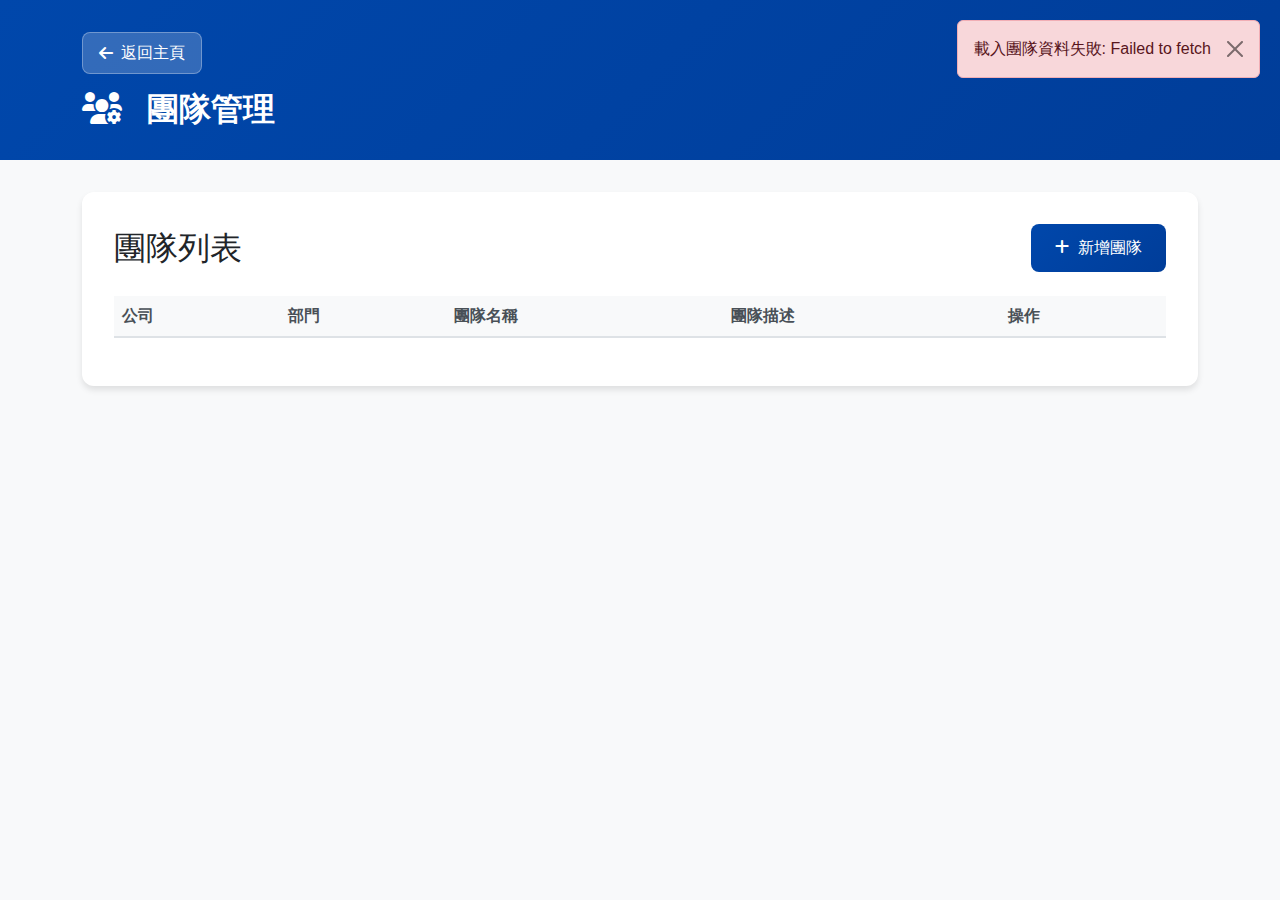
<file: static-site/admin-teams.html>
<!DOCTYPE html>
<html lang="zh-Hant">
<head>
    <meta charset="UTF-8">
    <meta name="viewport" content="width=device-width, initial-scale=1.0">
    <title>團隊管理 - hAIre 招募系統</title>
    <link href="https://cdn.jsdelivr.net/npm/bootstrap@5.3.3/dist/css/bootstrap.min.css" rel="stylesheet">
    <link href="https://cdnjs.cloudflare.com/ajax/libs/font-awesome/6.0.0/css/all.min.css" rel="stylesheet">
    
    <!-- 載入配置文件 -->
    <script src="js/config.js"></script>
    
    <style>
        body {
            background-color: #f8f9fa;
            font-family: 'Segoe UI', Tahoma, Geneva, Verdana, sans-serif;
        }
        
        .header-section {
            background: linear-gradient(135deg, #0047AB 0%, #003d99 100%);
            color: white;
            padding: 2rem 0;
            margin-bottom: 2rem;
        }
        
        .back-btn {
            background: rgba(255,255,255,0.2);
            border: 1px solid rgba(255,255,255,0.3);
            color: white;
            padding: 0.5rem 1rem;
            border-radius: 8px;
            text-decoration: none;
            display: inline-flex;
            align-items: center;
            gap: 0.5rem;
            transition: all 0.3s ease;
            margin-bottom: 1rem;
        }
        
        .back-btn:hover {
            background: rgba(255,255,255,0.3);
            color: white;
            text-decoration: none;
            transform: translateX(-3px);
        }
        
        .page-title {
            font-size: 2rem;
            font-weight: 600;
            margin: 0;
        }
        
        .main-content {
            background: white;
            border-radius: 12px;
            box-shadow: 0 4px 6px rgba(0,0,0,0.1);
            overflow: hidden;
        }
        
        .table-container {
            padding: 2rem;
        }
        
        .btn-add {
            background: linear-gradient(135deg, #0047AB 0%, #003d99 100%);
            border: none;
            padding: 0.75rem 1.5rem;
            border-radius: 8px;
            color: white;
            font-weight: 500;
            transition: all 0.3s ease;
        }
        
        .btn-add:hover {
            transform: translateY(-2px);
            box-shadow: 0 4px 12px rgba(0,71,171,0.4);
            color: white;
        }
        
        .table {
            margin-top: 1.5rem;
        }
        
        .table th {
            background-color: #f8f9fa;
            border-bottom: 2px solid #dee2e6;
            font-weight: 600;
            color: #495057;
        }
        
        .btn-action {
            padding: 0.25rem 0.75rem;
            font-size: 0.875rem;
            border-radius: 6px;
            margin-right: 0.5rem;
        }
        
        .modal-header {
            background: linear-gradient(135deg, #0047AB 0%, #003d99 100%);
            color: white;
        }
        
        .modal-header .btn-close {
            filter: invert(1);
        }
        
        .upload-area {
            border: 2px dashed #dee2e6;
            border-radius: 8px;
            padding: 2rem;
            text-align: center;
            transition: all 0.3s ease;
            cursor: pointer;
        }
        
        .upload-area:hover {
            border-color: #0047AB;
            background-color: #f8f9ff;
        }
        
        .upload-area.dragover {
            border-color: #0047AB;
            background-color: #e3f2fd;
        }
    </style>
</head>
<body>
    <div class="header-section">
        <div class="container">
            <a href="index.html" class="back-btn">
                <i class="fas fa-arrow-left"></i>
                返回主頁
            </a>
            <h1 class="page-title">
                <i class="fas fa-users-cog me-3"></i>
                團隊管理
            </h1>
        </div>
    </div>

    <div class="container">
        <div class="main-content">
            <div class="table-container">
                <div class="d-flex justify-content-between align-items-center mb-4">
                    <h2 class="mb-0">團隊列表</h2>
                    <button type="button" class="btn btn-add" data-bs-toggle="modal" data-bs-target="#addTeamModal">
                        <i class="fas fa-plus me-2"></i>新增團隊
                    </button>
                </div>
                
                <table class="table table-striped table-hover" id="teamsTable">
                    <thead>
                        <tr>
                            <th>公司</th>
                            <th>部門</th>
                            <th>團隊名稱</th>
                            <th>團隊描述</th>
                            <th>操作</th>
                        </tr>
                    </thead>
                    <tbody>
                        <!-- 動態載入的團隊資料 -->
                    </tbody>
                </table>
            </div>
        </div>
    </div>

    <!-- 新增團隊 Modal -->
    <div class="modal fade" id="addTeamModal" tabindex="-1" aria-labelledby="addTeamModalLabel" aria-hidden="true">
        <div class="modal-dialog modal-lg">
            <div class="modal-content">
                <div class="modal-header">
                    <h5 class="modal-title" id="addTeamModalLabel">
                        <i class="fas fa-plus me-2"></i>新增團隊
                    </h5>
                    <button type="button" class="btn-close" data-bs-dismiss="modal" aria-label="關閉"></button>
                </div>
                <div class="modal-body">
                    <form id="addTeamForm">
                        <div class="row">
                            <div class="col-md-6">
                                <div class="mb-3">
                                    <label for="company" class="form-label">公司名稱 *</label>
                                    <input type="text" class="form-control" id="company" required>
                                </div>
                            </div>
                            <div class="col-md-6">
                                <div class="mb-3">
                                    <label for="companyCode" class="form-label">公司代碼 *</label>
                                    <input type="text" class="form-control" id="companyCode" required 
                                           placeholder="例如：CXI, CATHAY, FUBON" maxlength="8" style="text-transform: uppercase;">
                                    <div class="form-text">2-8個英數字，例如：CXI（國泰產險）、CATHAY（國泰金控）</div>
                                </div>
                            </div>
                        </div>
                        <div class="row">
                            <div class="col-md-6">
                                <div class="mb-3">
                                    <label for="department" class="form-label">部門名稱 *</label>
                                    <input type="text" class="form-control" id="department" required>
                                </div>
                            </div>
                            <div class="col-md-6">
                                <div class="mb-3">
                                    <label for="deptCode" class="form-label">部門代碼 *</label>
                                    <input type="text" class="form-control" id="deptCode" required 
                                           placeholder="例如：DATAAI, IT, HR, FINANCE" maxlength="10" style="text-transform: uppercase;">
                                    <div class="form-text">2-10個英數字，例如：DATAAI（數據AI部）、IT（資訊部）</div>
                                </div>
                            </div>
                        </div>
                        <div class="row">
                            <div class="col-md-6">
                                <div class="mb-3">
                                    <label for="teamName" class="form-label">團隊/科別名稱 *</label>
                                    <input type="text" class="form-control" id="teamName" required>
                                </div>
                            </div>
                            <div class="col-md-6">
                                <div class="mb-3">
                                    <label for="teamCode" class="form-label">科別代碼 *</label>
                                    <input type="text" class="form-control" id="teamCode" required 
                                           placeholder="例如：CI, CT, DEV, QA" maxlength="8" style="text-transform: uppercase;">
                                    <div class="form-text">2-8個英數字，例如：CI（企業智能科）、CT（客戶科技科）</div>
                                </div>
                            </div>
                        </div>
                        <div class="mb-3">
                            <label for="teamDescription" class="form-label">團隊描述</label>
                            <textarea class="form-control" id="teamDescription" rows="3" 
                                      placeholder="例如：負責企業智能化專案開發與維運"></textarea>
                        </div>
                        <div class="mb-3">
                            <div class="alert alert-info">
                                <i class="fas fa-info-circle me-2"></i>
                                <strong>預覽資訊：</strong>
                                <div class="mt-2">
                                    <div class="row">
                                        <div class="col-md-6">
                                            <small class="text-muted">公司代碼預覽：</small>
                                            <div id="companyCodePreview" class="fw-bold">請填寫公司代碼</div>
                                        </div>
                                        <div class="col-md-6">
                                            <small class="text-muted">團隊 ID 預覽：</small>
                                            <div id="teamIdPreview" class="fw-bold text-primary">請填寫必要欄位</div>
                                        </div>
                                    </div>
                                    <div class="row mt-2">
                                        <div class="col-md-12">
                                            <small class="text-muted">完整團隊名稱預覽：</small>
                                            <div id="fullTeamNamePreview" class="fw-bold text-success">請填寫團隊資訊</div>
                                        </div>
                                    </div>
                                </div>
                            </div>
                        </div>
                        <div class="mb-3">
                            <label class="form-label">團隊相關文件上傳 (可選)</label>
                            <div class="upload-area" id="uploadArea">
                                <i class="fas fa-cloud-upload-alt fa-3x text-muted mb-3"></i>
                                <p class="mb-2">點擊或拖拽文件到此處</p>
                                <p class="text-muted small">支援 TXT, JSON, CSV, PDF 格式</p>
                                <input type="file" id="fileInput" multiple accept=".txt,.json,.csv,.pdf" style="display: none;">
                            </div>
                            <div id="fileList" class="mt-2"></div>
                        </div>
                    </form>
                </div>
                <div class="modal-footer">
                    <button type="button" class="btn btn-secondary" data-bs-dismiss="modal">取消</button>
                    <button type="button" id="createTeam" class="btn btn-primary">儲存團隊</button>
                </div>
            </div>
        </div>
    </div>

    <!-- 編輯團隊 Modal -->
    <div class="modal fade" id="editTeamModal" tabindex="-1" aria-labelledby="editTeamModalLabel" aria-hidden="true">
        <div class="modal-dialog modal-lg">
            <div class="modal-content">
                <div class="modal-header">
                    <h5 class="modal-title" id="editTeamModalLabel">
                        <i class="fas fa-edit me-2"></i>編輯團隊
                    </h5>
                    <button type="button" class="btn-close" data-bs-dismiss="modal" aria-label="關閉"></button>
                </div>
                <div class="modal-body">
                    <form id="editTeamForm">
                        <input type="hidden" id="editTeamId">
                        <div class="row">
                            <div class="col-md-6">
                                <div class="mb-3">
                                    <label for="editCompany" class="form-label">公司名稱 *</label>
                                    <input type="text" class="form-control" id="editCompany" required>
                                </div>
                            </div>
                            <div class="col-md-6">
                                <div class="mb-3">
                                    <label for="editCompanyCode" class="form-label">公司代碼 *</label>
                                    <input type="text" class="form-control" id="editCompanyCode" required 
                                           placeholder="例如：CXI, CATHAY, FUBON" maxlength="8" style="text-transform: uppercase;">
                                    <div class="form-text">2-8個英數字，例如：CXI（國泰產險）、CATHAY（國泰金控）</div>
                                </div>
                            </div>
                        </div>
                        <div class="row">
                            <div class="col-md-6">
                                <div class="mb-3">
                                    <label for="editDepartment" class="form-label">部門名稱 *</label>
                                    <input type="text" class="form-control" id="editDepartment" required>
                                </div>
                            </div>
                            <div class="col-md-6">
                                <div class="mb-3">
                                    <label for="editDeptCode" class="form-label">部門代碼 *</label>
                                    <input type="text" class="form-control" id="editDeptCode" required 
                                           placeholder="例如：DATAAI, IT, HR, FINANCE" maxlength="10" style="text-transform: uppercase;">
                                    <div class="form-text">2-10個英數字，例如：DATAAI（數據AI部）、IT（資訊部）</div>
                                </div>
                            </div>
                        </div>
                        <div class="row">
                            <div class="col-md-6">
                                <div class="mb-3">
                                    <label for="editTeamName" class="form-label">團隊/科別名稱 *</label>
                                    <input type="text" class="form-control" id="editTeamName" required>
                                </div>
                            </div>
                            <div class="col-md-6">
                                <div class="mb-3">
                                    <label for="editTeamCode" class="form-label">科別代碼 *</label>
                                    <input type="text" class="form-control" id="editTeamCode" required 
                                           placeholder="例如：CI, CT, DEV, QA" maxlength="8" style="text-transform: uppercase;">
                                    <div class="form-text">2-8個英數字，例如：CI（企業智能科）、CT（客戶科技科）</div>
                                </div>
                            </div>
                        </div>
                        <div class="mb-3">
                            <label for="editTeamDescription" class="form-label">團隊描述</label>
                            <textarea class="form-control" id="editTeamDescription" rows="3" 
                                      placeholder="例如：負責企業智能化專案開發與維運"></textarea>
                        </div>
                        <div class="mb-3">
                            <label class="form-label">現有文件</label>
                            <div id="existingFiles" class="border rounded p-3 bg-light">
                                <!-- 現有文件列表 -->
                            </div>
                        </div>
                        <div class="mb-3">
                            <label class="form-label">上傳新文件 (可選)</label>
                            <div class="upload-area" id="editUploadArea">
                                <i class="fas fa-cloud-upload-alt fa-3x text-muted mb-3"></i>
                                <p class="mb-2">點擊或拖拽文件到此處</p>
                                <p class="text-muted small">支援 TXT, JSON, CSV, PDF 格式</p>
                                <input type="file" id="editFileInput" multiple accept=".txt,.json,.csv,.pdf" style="display: none;">
                            </div>
                            <div id="editFileList" class="mt-2"></div>
                        </div>
                    </form>
                </div>
                <div class="modal-footer">
                    <button type="button" class="btn btn-secondary" data-bs-dismiss="modal">取消</button>
                    <button type="button" id="updateTeam" class="btn btn-primary">更新團隊</button>
                </div>
            </div>
        </div>
    </div>

    <!-- 團隊詳情 Modal -->
    <div class="modal fade" id="teamDetailModal" tabindex="-1" aria-labelledby="teamDetailModalLabel" aria-hidden="true">
        <div class="modal-dialog modal-lg">
            <div class="modal-content">
                <div class="modal-header">
                    <h5 class="modal-title" id="teamDetailModalLabel">
                        <i class="fas fa-info-circle me-2"></i>團隊詳情
                    </h5>
                    <button type="button" class="btn-close" data-bs-dismiss="modal" aria-label="關閉"></button>
                </div>
                <div class="modal-body" id="teamDetailContent">
                    <!-- 團隊詳情內容 -->
                </div>
                <div class="modal-footer">
                    <button type="button" class="btn btn-secondary" data-bs-dismiss="modal">關閉</button>
                    <button type="button" class="btn btn-primary" id="editFromDetail">編輯團隊</button>
                </div>
            </div>
        </div>
    </div>

    <script src="https://cdn.jsdelivr.net/npm/bootstrap@5.3.3/dist/js/bootstrap.bundle.min.js"></script>
    <script>
        // 全域變數
        let teamsData = [];
        let selectedFiles = [];
        let editSelectedFiles = [];

        // 頁面載入完成後執行
        document.addEventListener('DOMContentLoaded', function() {
            console.log('頁面載入完成，開始初始化...');
            
            // 檢查配置
            if (window.CONFIG) {
                console.log('✅ 配置載入成功:', window.CONFIG);
            } else {
                console.error('❌ 配置載入失敗');
            }
            
            // 載入團隊資料
            fetchTeams();
            
            // 初始化事件監聽器
            initializeEventListeners();
        });

        // 初始化事件監聽器
        function initializeEventListeners() {
            // 新增團隊按鈕
            document.getElementById('createTeam').addEventListener('click', createTeam);
            
            // 更新團隊按鈕
            document.getElementById('updateTeam').addEventListener('click', updateTeam);
            
            // 文件上傳相關
            setupFileUpload('uploadArea', 'fileInput', 'fileList', selectedFiles);
            setupFileUpload('editUploadArea', 'editFileInput', 'editFileList', editSelectedFiles);
            
            // 從詳情頁編輯
            document.getElementById('editFromDetail').addEventListener('click', function() {
                const teamId = this.getAttribute('data-team-id');
                showEditModal(teamId);
                bootstrap.Modal.getInstance(document.getElementById('teamDetailModal')).hide();
            });

            // 新增團隊預覽功能
            const previewFields = ['company', 'companyCode', 'department', 'deptCode', 'teamName', 'teamCode'];
            previewFields.forEach(fieldId => {
                document.getElementById(fieldId).addEventListener('input', updateAllPreviews);
            });
        }

        // 設置文件上傳功能
        function setupFileUpload(areaId, inputId, listId, filesArray) {
            const uploadArea = document.getElementById(areaId);
            const fileInput = document.getElementById(inputId);
            const fileList = document.getElementById(listId);

            // 點擊上傳區域觸發文件選擇
            uploadArea.addEventListener('click', () => fileInput.click());

            // 文件選擇事件
            fileInput.addEventListener('change', function(e) {
                handleFiles(e.target.files, filesArray, fileList);
            });

            // 拖拽事件
            uploadArea.addEventListener('dragover', function(e) {
                e.preventDefault();
                uploadArea.classList.add('dragover');
            });

            uploadArea.addEventListener('dragleave', function(e) {
                e.preventDefault();
                uploadArea.classList.remove('dragover');
            });

            uploadArea.addEventListener('drop', function(e) {
                e.preventDefault();
                uploadArea.classList.remove('dragover');
                handleFiles(e.dataTransfer.files, filesArray, fileList);
            });
        }

        // 處理文件
        function handleFiles(files, filesArray, fileListElement) {
            for (let file of files) {
                if (isValidFileType(file)) {
                    filesArray.push(file);
                } else {
                    alert(`檔案 ${file.name} 格式不支援，僅支援 TXT, JSON, CSV, PDF 格式。`);
                }
            }
            renderFileList(filesArray, fileListElement);
        }

        // 驗證文件類型
        function isValidFileType(file) {
            const allowedTypes = ['.txt', '.json', '.csv', '.pdf'];
            const fileName = file.name.toLowerCase();
            return allowedTypes.some(type => fileName.endsWith(type));
        }

        // 渲染文件列表
        function renderFileList(filesArray, fileListElement) {
            fileListElement.innerHTML = '';
            filesArray.forEach((file, index) => {
                const fileItem = document.createElement('div');
                fileItem.className = 'alert alert-info alert-dismissible fade show';
                fileItem.innerHTML = `
                    <i class="fas fa-file me-2"></i>${file.name}
                    <button type="button" class="btn-close" onclick="removeFile(${index}, '${fileListElement.id}')"></button>
                `;
                fileListElement.appendChild(fileItem);
            });
        }

        // 移除文件
        function removeFile(index, listId) {
            if (listId === 'fileList') {
                selectedFiles.splice(index, 1);
                renderFileList(selectedFiles, document.getElementById('fileList'));
            } else if (listId === 'editFileList') {
                editSelectedFiles.splice(index, 1);
                renderFileList(editSelectedFiles, document.getElementById('editFileList'));
            }
        }

        // 載入團隊資料
        async function fetchTeams() {
            try {
                console.log('🔄 開始載入團隊資料...');
                
                // 使用配置中的 API URL，如果沒有則使用後備 URL
                const apiUrl = window.CONFIG ? window.CONFIG.API_BASE_URL : 'https://m3jj8hrfhj.execute-api.ap-southeast-1.amazonaws.com/dev';
                console.log('🔗 API URL:', apiUrl + '/teams');
                
                const response = await fetch(apiUrl + '/teams', {
                    method: 'GET',
                    headers: {
                        'Content-Type': 'application/json',
                        // 如果需要驗證，加上 Authorization header
                        // 'Authorization': localStorage.getItem('id_token')
                    }
                });

                console.log('📡 API 回應狀態:', response.status);

                if (!response.ok) {
                    throw new Error(`HTTP error! status: ${response.status}`);
                }

                const data = await response.json();
                console.log('✅ 團隊資料載入成功:', data);
                
                teamsData = data.teams || data; // 處理可能的資料結構差異
                renderTeamsTable(teamsData);
                
            } catch (error) {
                console.error('❌ 載入團隊資料失敗:', error);
                showAlert('載入團隊資料失敗: ' + error.message, 'danger');
            }
        }

        // 渲染團隊表格
        function renderTeamsTable(teams) {
            const tbody = document.querySelector('#teamsTable tbody');
            tbody.innerHTML = '';

            if (!teams || teams.length === 0) {
                tbody.innerHTML = `
                    <tr>
                        <td colspan="5" class="text-center text-muted py-4">
                            <i class="fas fa-inbox fa-2x mb-2 d-block"></i>
                            尚無團隊資料
                        </td>
                    </tr>
                `;
                return;
            }

            teams.forEach(team => {
                const row = document.createElement('tr');
                row.innerHTML = `
                    <td>${team.company || ''}</td>
                    <td>${team.department || ''}</td>
                    <td>${team.team_name || ''}</td>
                    <td>
                        <div class="text-truncate" style="max-width: 200px;" title="${team.team_description || ''}">
                            ${team.team_description || ''}
                        </div>
                    </td>
                    <td>
                        <button class="btn btn-info btn-action btn-sm" onclick="showTeamDetail('${team.team_id}')">
                            <i class="fas fa-eye"></i> 檢視
                        </button>
                        <button class="btn btn-primary btn-action btn-sm" onclick="showEditModal('${team.team_id}')">
                            <i class="fas fa-edit"></i> 編輯
                        </button>
                        <button class="btn btn-danger btn-action btn-sm" onclick="deleteTeam('${team.team_id}')">
                            <i class="fas fa-trash"></i> 刪除
                        </button>
                    </td>
                `;
                tbody.appendChild(row);
            });
        }

        // 新增團隊
        async function createTeam() {
            try {
                const formData = {
                    company: document.getElementById('company').value.trim(),
                    company_code: document.getElementById('companyCode').value.trim().toUpperCase(),
                    department: document.getElementById('department').value.trim(),
                    dept_code: document.getElementById('deptCode').value.trim().toUpperCase(),
                    team_name: document.getElementById('teamName').value.trim(),
                    team_code: document.getElementById('teamCode').value.trim().toUpperCase(),
                    team_description: document.getElementById('teamDescription').value.trim()
                };

                // 驗證必填欄位
                if (!formData.company || !formData.company_code || !formData.department || 
                    !formData.dept_code || !formData.team_name || !formData.team_code) {
                    showAlert('請填寫所有必填欄位', 'warning');
                    return;
                }

                console.log('📤 建立團隊資料:', formData);

                const apiUrl = window.CONFIG ? window.CONFIG.API_BASE_URL : 'https://m3jj8hrfhj.execute-api.ap-southeast-1.amazonaws.com/dev';
                
                const response = await fetch(apiUrl + '/teams', {
                    method: 'POST',
                    headers: {
                        'Content-Type': 'application/json'
                    },
                    body: JSON.stringify(formData)
                });

                if (!response.ok) {
                    const errorData = await response.text();
                    throw new Error(`HTTP ${response.status}: ${errorData}`);
                }

                const result = await response.json();
                console.log('✅ 團隊建立成功:', result);

                // 如果有文件需要上傳
                if (selectedFiles.length > 0 && result.team_id) {
                    await uploadFiles(result.team_id, selectedFiles);
                }

                // 關閉 modal 並重新載入資料
                bootstrap.Modal.getInstance(document.getElementById('addTeamModal')).hide();
                resetAddForm();
                fetchTeams();
                showAlert('團隊建立成功！', 'success');

            } catch (error) {
                console.error('❌ 建立團隊失敗:', error);
                showAlert('建立團隊失敗: ' + error.message, 'danger');
            }
        }

        // 顯示編輯 Modal
        function showEditModal(teamId) {
            const team = teamsData.find(t => t.team_id === teamId);
            if (!team) return;

            document.getElementById('editTeamId').value = team.team_id;
            document.getElementById('editCompany').value = team.company || '';
            document.getElementById('editCompanyCode').value = team.company_code || '';
            document.getElementById('editDepartment').value = team.department || '';
            document.getElementById('editDeptCode').value = team.dept_code || '';
            document.getElementById('editTeamName').value = team.team_name || '';
            document.getElementById('editTeamCode').value = team.team_code || '';
            document.getElementById('editTeamDescription').value = team.team_description || '';

            // 清空編輯文件列表
            editSelectedFiles = [];
            renderFileList(editSelectedFiles, document.getElementById('editFileList'));

            // 顯示現有文件（如果有的話）
            displayExistingFiles(team.team_id);

            new bootstrap.Modal(document.getElementById('editTeamModal')).show();
        }

        // 更新團隊
        async function updateTeam() {
            try {
                const teamId = document.getElementById('editTeamId').value;
                const formData = {
                    team_id: teamId,
                    company: document.getElementById('editCompany').value.trim(),
                    company_code: document.getElementById('editCompanyCode').value.trim().toUpperCase(),
                    department: document.getElementById('editDepartment').value.trim(),
                    dept_code: document.getElementById('editDeptCode').value.trim().toUpperCase(),
                    team_name: document.getElementById('editTeamName').value.trim(),
                    team_code: document.getElementById('editTeamCode').value.trim().toUpperCase(),
                    team_description: document.getElementById('editTeamDescription').value.trim()
                };

                // 驗證必填欄位
                if (!formData.company || !formData.company_code || !formData.department || 
                    !formData.dept_code || !formData.team_name || !formData.team_code) {
                    showAlert('請填寫所有必填欄位', 'warning');
                    return;
                }

                console.log('📤 更新團隊資料:', formData);

                const apiUrl = window.CONFIG ? window.CONFIG.API_BASE_URL : 'https://m3jj8hrfhj.execute-api.ap-southeast-1.amazonaws.com/dev';
                
                const response = await fetch(apiUrl + '/teams/' + teamId, {
                    method: 'PUT',
                    headers: {
                        'Content-Type': 'application/json'
                    },
                    body: JSON.stringify(formData)
                });

                if (!response.ok) {
                    const errorData = await response.text();
                    throw new Error(`HTTP ${response.status}: ${errorData}`);
                }

                console.log('✅ 團隊更新成功');

                // 如果有新文件需要上傳
                if (editSelectedFiles.length > 0) {
                    await uploadFiles(teamId, editSelectedFiles);
                }

                // 關閉 modal 並重新載入資料
                bootstrap.Modal.getInstance(document.getElementById('editTeamModal')).hide();
                fetchTeams();
                showAlert('團隊更新成功！', 'success');

            } catch (error) {
                console.error('❌ 更新團隊失敗:', error);
                showAlert('更新團隊失敗: ' + error.message, 'danger');
            }
        }

        // 刪除團隊
        async function deleteTeam(teamId) {
            if (!confirm('確定要刪除這個團隊嗎？此操作無法復原。')) {
                return;
            }

            try {
                console.log('🗑️ 刪除團隊:', teamId);

                const apiUrl = window.CONFIG ? window.CONFIG.API_BASE_URL : 'https://m3jj8hrfhj.execute-api.ap-southeast-1.amazonaws.com/dev';
                
                const response = await fetch(`${apiUrl}/teams/${encodeURIComponent(teamId)}`, {
                    method: 'DELETE',
                    headers: {
                        'Content-Type': 'application/json'
                    }
                });

                if (!response.ok) {
                    const errorData = await response.text();
                    throw new Error(`HTTP ${response.status}: ${errorData}`);
                }

                console.log('✅ 團隊刪除成功');
                fetchTeams();
                showAlert('團隊刪除成功！', 'success');

            } catch (error) {
                console.error('❌ 刪除團隊失敗:', error);
                showAlert('刪除團隊失敗: ' + error.message, 'danger');
            }
        }

        // 顯示團隊詳情
        function showTeamDetail(teamId) {
            const team = teamsData.find(t => t.team_id === teamId);
            if (!team) return;

            const content = document.getElementById('teamDetailContent');
            content.innerHTML = `
                <div class="row">
                    <div class="col-md-6">
                        <h6><i class="fas fa-building me-2"></i>公司</h6>
                        <p class="border-bottom pb-2">${team.company || '未設定'}</p>
                    </div>
                    <div class="col-md-6">
                        <h6><i class="fas fa-building me-2"></i>部門</h6>
                        <p class="border-bottom pb-2">${team.department || '未設定'}</p>
                    </div>
                </div>
                <div class="row">
                    <div class="col-md-6">
                        <h6><i class="fas fa-users me-2"></i>團隊名稱</h6>
                        <p class="border-bottom pb-2">${team.team_name || '未設定'}</p>
                    </div>
                    <div class="col-md-6">
                        <h6><i class="fas fa-code me-2"></i>團隊代碼</h6>
                        <p class="border-bottom pb-2">${team.company_code}-${team.dept_code}-${team.team_code}</p>
                    </div>
                </div>
                <div class="mb-3">
                    <h6><i class="fas fa-info-circle me-2"></i>團隊描述</h6>
                    <p class="border-bottom pb-2">${team.team_description || '未設定'}</p>
                </div>
                <div class="mb-3">
                    <h6><i class="fas fa-file me-2"></i>相關文件</h6>
                    <div id="teamFiles" class="border rounded p-3 bg-light">
                        載入中...
                    </div>
                </div>
                <div class="text-muted small">
                    <p><strong>團隊 ID:</strong> ${team.team_id}</p>
                    <p><strong>建立時間:</strong> ${team.created_at || '未知'}</p>
                    <p><strong>最後更新:</strong> ${team.updated_at || '未知'}</p>
                </div>
            `;

            // 設置編輯按鈕的 team_id
            document.getElementById('editFromDetail').setAttribute('data-team-id', teamId);

            // 載入文件列表
            loadTeamFiles(teamId);

            new bootstrap.Modal(document.getElementById('teamDetailModal')).show();
        }

        // 載入團隊文件
        async function loadTeamFiles(teamId) {
            const filesContainer = document.getElementById('teamFiles');
            try {
                console.log('📂 載入團隊文件:', teamId);
                
                // 嘗試從 API 取得文件列表
                const apiUrl = window.CONFIG ? window.CONFIG.API_BASE_URL : 'https://m3jj8hrfhj.execute-api.ap-southeast-1.amazonaws.com/dev';
                
                const response = await fetch(`${apiUrl}/team-files/${encodeURIComponent(teamId)}`, {
                    method: 'GET',
                    headers: {
                        'Content-Type': 'application/json'
                    }
                });

                if (response.ok) {
                    const files = await response.json();
                    renderTeamFiles(files);
                } else {
                    // API 未實作，顯示說明
                    filesContainer.innerHTML = `
                        <div class="alert alert-info">
                            <i class="fas fa-info-circle me-2"></i>
                            <strong>文件上傳功能說明：</strong>
                            <ul class="mb-0 mt-2">
                                <li>文件將上傳至 S3 bucket: <code>benson-haire-team-info-e36d5aee</code></li>
                                <li>儲存路徑: <code>team_docs/</code></li>
                                <li>命名格式: <code>${teamId}-文件名稱</code></li>
                                <li>上傳 API 開發中...</li>
                            </ul>
                        </div>
                    `;
                }
                
            } catch (error) {
                console.error('❌ 載入文件失敗:', error);
                filesContainer.innerHTML = `
                    <div class="alert alert-warning">
                        <i class="fas fa-exclamation-triangle me-2"></i>
                        載入文件失敗，請稍後再試
                    </div>
                `;
            }
        }

        // 渲染團隊文件列表
        function renderTeamFiles(files) {
            const container = document.getElementById('teamFiles');
            
            if (!files || files.length === 0) {
                container.innerHTML = '<p class="text-muted">尚無上傳文件</p>';
                return;
            }

            const fileList = files.map(file => {
                const fileName = file.key ? file.key.replace(`team_docs/${file.teamId}-`, '') : file.name;
                const uploadDate = file.lastModified ? new Date(file.lastModified).toLocaleString('zh-TW') : '未知';
                const fileSize = file.size ? (file.size / 1024).toFixed(1) + ' KB' : '未知';
                
                return `
                    <div class="d-flex justify-content-between align-items-center border-bottom py-2">
                        <div>
                            <i class="fas fa-file me-2"></i>
                            <strong>${fileName}</strong>
                            <div class="small text-muted">
                                大小: ${fileSize} | 上傳時間: ${uploadDate}
                            </div>
                        </div>
                        <div>
                            <button class="btn btn-sm btn-outline-primary" onclick="downloadFile('${file.key}')">
                                <i class="fas fa-download"></i> 下載
                            </button>
                            <button class="btn btn-sm btn-outline-danger ms-1" onclick="deleteFile('${file.key}')">
                                <i class="fas fa-trash"></i> 刪除
                            </button>
                        </div>
                    </div>
                `;
            }).join('');

            container.innerHTML = fileList;
        }

        // 下載文件
        async function downloadFile(fileKey) {
            try {
                const apiUrl = window.CONFIG ? window.CONFIG.API_BASE_URL : 'https://m3jj8hrfhj.execute-api.ap-southeast-1.amazonaws.com/dev';
                
                // 取得下載 URL
                const response = await fetch(`${apiUrl}/download-team-file/${encodeURIComponent(fileKey)}`, {
                    method: 'GET'
                });

                if (response.ok) {
                    const data = await response.json();
                    window.open(data.downloadUrl, '_blank');
                } else {
                    showAlert('下載功能開發中...', 'info');
                }
            } catch (error) {
                console.error('❌ 下載文件失敗:', error);
                showAlert('下載功能開發中...', 'info');
            }
        }

        // 刪除文件
        async function deleteFile(fileKey) {
            if (!confirm('確定要刪除此文件嗎？')) return;

            try {
                const apiUrl = window.CONFIG ? window.CONFIG.API_BASE_URL : 'https://m3jj8hrfhj.execute-api.ap-southeast-1.amazonaws.com/dev';
                
                const response = await fetch(`${apiUrl}/delete-team-file/${encodeURIComponent(fileKey)}`, {
                    method: 'DELETE'
                });

                if (response.ok) {
                    showAlert('文件刪除成功', 'success');
                    // 重新載入文件列表
                    const teamId = document.getElementById('editFromDetail').getAttribute('data-team-id');
                    if (teamId) loadTeamFiles(teamId);
                } else {
                    showAlert('刪除功能開發中...', 'info');
                }
            } catch (error) {
                console.error('❌ 刪除文件失敗:', error);
                showAlert('刪除功能開發中...', 'info');
            }
        }

        // 顯示現有文件
        async function displayExistingFiles(teamId) {
            const container = document.getElementById('existingFiles');
            try {
                console.log('📂 載入現有文件:', teamId);
                
                const apiUrl = window.CONFIG ? window.CONFIG.API_BASE_URL : 'https://m3jj8hrfhj.execute-api.ap-southeast-1.amazonaws.com/dev';
                
                const response = await fetch(`${apiUrl}/team-files/${encodeURIComponent(teamId)}`, {
                    method: 'GET'
                });

                if (response.ok) {
                    const files = await response.json();
                    
                    if (!files || files.length === 0) {
                        container.innerHTML = '<p class="text-muted">尚無現有文件</p>';
                        return;
                    }

                    const fileList = files.map(file => {
                        const fileName = file.key ? file.key.replace(`team_docs/${teamId}-`, '') : file.name;
                        return `
                            <div class="d-flex justify-content-between align-items-center border-bottom py-1">
                                <span><i class="fas fa-file me-2"></i>${fileName}</span>
                                <button class="btn btn-sm btn-outline-danger" onclick="deleteFile('${file.key}')">
                                    <i class="fas fa-trash"></i>
                                </button>
                            </div>
                        `;
                    }).join('');
                    
                    container.innerHTML = fileList;
                } else {
                    container.innerHTML = `
                        <div class="alert alert-info">
                            <small>
                                <i class="fas fa-info-circle me-1"></i>
                                現有文件功能開發中，上傳的文件將存放在：<br>
                                <code>s3://benson-haire-team-info-e36d5aee/team_docs/${teamId}-文件名稱</code>
                            </small>
                        </div>
                    `;
                }
            } catch (error) {
                console.error('❌ 載入現有文件失敗:', error);
                container.innerHTML = '<p class="text-danger">載入現有文件失敗</p>';
            }
        }

        // 上傳文件到 S3
        async function uploadFiles(teamId, files) {
            if (!files || files.length === 0) return;
            
            console.log('📁 準備上傳文件:', files.length, '個文件到團隊:', teamId);
            
            try {
                for (const file of files) {
                    await uploadSingleFile(teamId, file);
                }
                console.log('✅ 所有文件上傳完成');
                showAlert(`成功上傳 ${files.length} 個文件`, 'success');
            } catch (error) {
                console.error('❌ 文件上傳失敗:', error);
                showAlert('文件上傳失敗: ' + error.message, 'danger');
            }
        }

        // 上傳單個文件到 S3
        async function uploadSingleFile(teamId, file) {
            const bucketName = 'benson-haire-team-info-e36d5aee';
            const key = `team_docs/${teamId}-${file.name}`;
            
            console.log(`📤 上傳文件: ${file.name} 到 s3://${bucketName}/${key}`);
            
            try {
                // 創建 FormData 進行文件上傳
                const formData = new FormData();
                formData.append('file', file);
                formData.append('bucket', bucketName);
                formData.append('key', key);
                formData.append('teamId', teamId);

                // 這裡需要呼叫你的 Lambda 函數或 API Gateway 端點進行 S3 上傳
                const apiUrl = window.CONFIG ? window.CONFIG.API_BASE_URL : 'https://m3jj8hrfhj.execute-api.ap-southeast-1.amazonaws.com/dev';
                
                const response = await fetch(`${apiUrl}/upload-team-file`, {
                    method: 'POST',
                    body: formData
                });

                if (!response.ok) {
                    throw new Error(`上傳失敗: ${response.status}`);
                }

                const result = await response.json();
                console.log(`✅ 文件 ${file.name} 上傳成功:`, result);
                
                return result;
                
            } catch (error) {
                console.error(`❌ 文件 ${file.name} 上傳失敗:`, error);
                // 如果是網路問題，可以考慮使用備用方案（模擬上傳成功）
                if (error.message.includes('404') || error.message.includes('Failed to fetch')) {
                    console.log('⚠️  上傳 API 未實作，模擬上傳成功');
                    return { success: true, key: key, message: '模擬上傳成功（API 開發中）' };
                }
                throw error;
            }
        }

        // 重置新增表單
        function resetAddForm() {
            document.getElementById('addTeamForm').reset();
            selectedFiles = [];
            renderFileList(selectedFiles, document.getElementById('fileList'));
        }

        // 顯示警告訊息
        function showAlert(message, type = 'info') {
            // 移除現有的 alert
            const existingAlert = document.querySelector('.alert-dismissible');
            if (existingAlert) {
                existingAlert.remove();
            }

            // 建立新的 alert
            const alertDiv = document.createElement('div');
            alertDiv.className = `alert alert-${type} alert-dismissible fade show position-fixed`;
            alertDiv.style.cssText = 'top: 20px; right: 20px; z-index: 9999; min-width: 300px;';
            alertDiv.innerHTML = `
                ${message}
                <button type="button" class="btn-close" data-bs-dismiss="alert"></button>
            `;

            document.body.appendChild(alertDiv);

            // 3秒後自動關閉
            setTimeout(() => {
                if (alertDiv && alertDiv.parentNode) {
                    alertDiv.remove();
                }
            }, 3000);
        }

        // 更新所有預覽
        function updateAllPreviews() {
            updateCompanyCodePreview();
            updateTeamIdPreview();
            updateFullTeamNamePreview();
        }

        // 更新公司代碼預覽
        function updateCompanyCodePreview() {
            const companyCode = document.getElementById('companyCode').value.trim().toUpperCase();
            const previewElement = document.getElementById('companyCodePreview');
            
            if (companyCode) {
                previewElement.innerHTML = `<code>${companyCode}</code>`;
                previewElement.className = 'fw-bold text-success';
            } else {
                previewElement.textContent = '請填寫公司代碼';
                previewElement.className = 'fw-bold text-muted';
            }
        }

        // 更新團隊 ID 預覽
        function updateTeamIdPreview() {
            const companyCode = document.getElementById('companyCode').value.trim().toUpperCase();
            const deptCode = document.getElementById('deptCode').value.trim().toUpperCase();
            const teamCode = document.getElementById('teamCode').value.trim().toUpperCase();
            
            const previewElement = document.getElementById('teamIdPreview');
            
            if (companyCode && deptCode && teamCode) {
                const teamId = `${companyCode}-${deptCode}-${teamCode}`;
                previewElement.innerHTML = `<code>${teamId}</code>`;
                previewElement.className = 'fw-bold text-primary';
            } else {
                previewElement.textContent = '請填寫必要欄位';
                previewElement.className = 'fw-bold text-muted';
            }
        }

        // 更新完整團隊名稱預覽
        function updateFullTeamNamePreview() {
            const company = document.getElementById('company').value.trim();
            const department = document.getElementById('department').value.trim();
            const teamName = document.getElementById('teamName').value.trim();
            
            const previewElement = document.getElementById('fullTeamNamePreview');
            
            if (company && department && teamName) {
                previewElement.textContent = `${company} - ${department} - ${teamName}`;
                previewElement.className = 'fw-bold text-success';
            } else {
                previewElement.textContent = '請填寫團隊資訊';
                previewElement.className = 'fw-bold text-muted';
            }
        }
    </script>
</body>
</html>
</file>
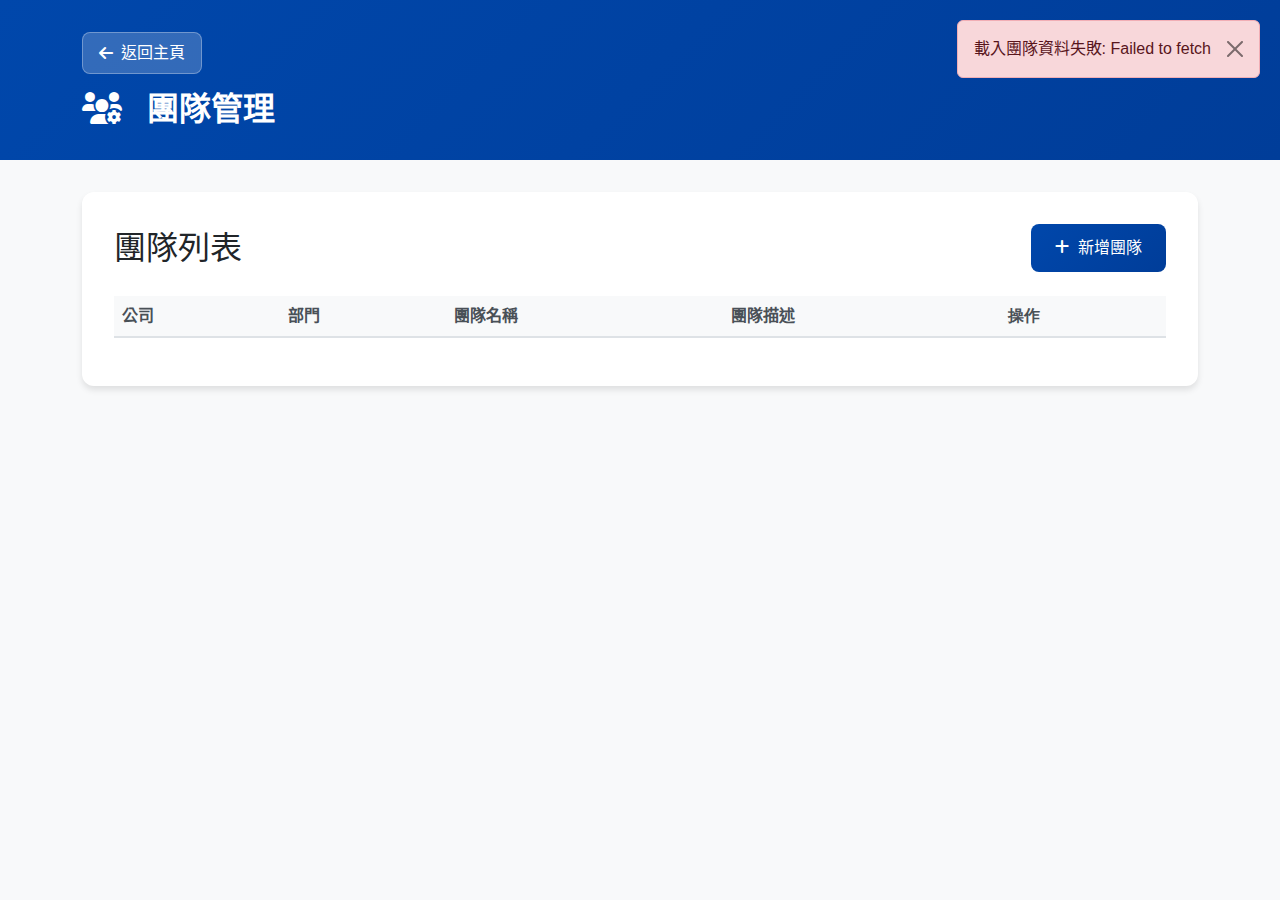
<file: static-site/team-detail.html>
<!DOCTYPE html>
<html lang="zh-TW">
<head>
    <meta charset="UTF-8">
    <meta name="viewport" content="width=device-width, initial-scale=1.0">
    <title>團隊詳情 - hAIre 招募系統</title>
    <link href="https://fonts.googleapis.com/css2?family=Noto+Sans+TC:wght@300;400;500;700&display=swap" rel="stylesheet">
    <link href="https://cdnjs.cloudflare.com/ajax/libs/font-awesome/6.0.0/css/all.min.css" rel="stylesheet">
    <link href="css/admin.css" rel="stylesheet">
    
    <!-- 應用程式配置 -->
    <meta name="api-base-url" content="https://44wy0r4r16.execute-api.ap-southeast-1.amazonaws.com/dev">
    <meta name="environment" content="production">
    <meta name="app-version" content="1.0.0">
    
    <!-- 載入配置文件 -->
    <script src="js/config.js"></script>
    
    <style>
        .team-detail-container {
            display: flex;
            gap: 2rem;
            max-width: 1200px;
            margin: 0 auto;
            padding: 2rem 1rem;
        }

        .team-info-section {
            flex: 2;
        }

        .jobs-section {
            flex: 1;
        }

        .team-header {
            background: linear-gradient(135deg, #009688 0%, #00695c 100%);
            color: white;
            padding: 2rem;
            border-radius: 12px;
            margin-bottom: 2rem;
        }

        .team-title {
            font-size: 1.8rem;
            font-weight: 700;
            margin-bottom: 0.5rem;
        }

        .team-company {
            font-size: 1.2rem;
            opacity: 0.9;
            margin-bottom: 1rem;
        }

        .team-meta {
            display: flex;
            gap: 2rem;
            font-size: 0.9rem;
            opacity: 0.8;
        }

        .expandable-section {
            background-color: #fff;
            border-radius: 12px;
            padding: 2rem;
            margin-bottom: 2rem;
            box-shadow: 0 2px 8px rgba(0, 0, 0, 0.05);
        }

        .section-title {
            font-weight: 700;
            font-size: 1.3rem;
            margin-bottom: 1.5rem;
            color: #009688;
            display: flex;
            align-items: center;
        }

        .section-title .line {
            display: inline-block;
            width: 5px;
            height: 20px;
            background-color: #009688;
            margin-right: 0.75rem;
            border-radius: 2px;
        }

        .collapsible-wrapper {
            overflow: hidden;
            max-height: 6em;
            transition: max-height 0.5s ease;
            position: relative;
        }

        .collapsible-wrapper.expanded {
            max-height: 1000px;
        }

        .collapsible-text {
            text-align: justify;
            line-height: 1.7;
            color: #555;
        }

        .collapsible-text.clamped {
            display: -webkit-box;
            -webkit-line-clamp: 3;
            -webkit-box-orient: vertical;
            overflow: hidden;
            text-overflow: ellipsis;
        }

        .more-btn {
            color: #009688;
            text-decoration: none;
            font-weight: 500;
            margin-top: 0.5rem;
            display: inline-block;
        }

        .more-btn:hover {
            text-decoration: underline;
        }

        .job-card {
            background-color: #fff;
            border-radius: 8px;
            padding: 1.5rem;
            margin-bottom: 1rem;
            border-left: 4px solid #009688;
            transition: all 0.2s ease;
        }

        .job-card:hover {
            box-shadow: 0 4px 12px rgba(0, 150, 136, 0.15);
            transform: translateY(-2px);
        }

        .job-title {
            font-weight: 700;
            font-size: 1.1rem;
            color: #333;
            margin-bottom: 0.5rem;
        }

        .job-meta {
            display: flex;
            flex-wrap: wrap;
            gap: 1rem;
            margin-bottom: 1rem;
            font-size: 0.85rem;
            color: #666;
        }

        .job-meta-item {
            display: flex;
            align-items: center;
            gap: 0.3rem;
        }

        .job-status {
            padding: 0.3rem 0.8rem;
            border-radius: 20px;
            font-size: 0.8rem;
            font-weight: 500;
        }

        .job-status.active {
            background-color: #e8f5e8;
            color: #2e7d32;
        }

        .job-status.paused {
            background-color: #fff3e0;
            color: #f57c00;
        }

        .add-job-btn {
            background: linear-gradient(135deg, #009688 0%, #00695c 100%);
            color: white;
            border: none;
            padding: 1rem 2rem;
            border-radius: 8px;
            font-size: 1rem;
            font-weight: 500;
            cursor: pointer;
            width: 100%;
            margin-bottom: 1.5rem;
            transition: all 0.2s ease;
        }

        .add-job-btn:hover {
            transform: translateY(-1px);
            box-shadow: 0 4px 12px rgba(0, 150, 136, 0.3);
        }

        .back-link {
            color: white;
            text-decoration: none;
            display: flex;
            align-items: center;
            gap: 0.5rem;
            margin-bottom: 1rem;
            opacity: 0.9;
        }

        .back-link:hover {
            opacity: 1;
            text-decoration: underline;
        }

        @media (max-width: 768px) {
            .team-detail-container {
                flex-direction: column;
            }
            
            .team-meta {
                flex-direction: column;
                gap: 0.5rem;
            }
        }
    </style>
</head>
<body>
    <!-- 團隊詳情容器 -->
    <div class="team-detail-container">
        <!-- 左側：團隊資訊 -->
        <div class="team-info-section">
            <!-- 團隊標題 -->
            <div class="team-header">
                <a href="admin-teams.html" class="back-link">
                    <i class="fas fa-arrow-left"></i>
                    返回團隊列表
                </a>
                <div class="team-title" id="teamTitle">載入中...</div>
                <div class="team-company" id="teamCompany"></div>
                <div class="team-meta">
                    <div><i class="fas fa-building"></i> 部門：<span id="teamDepartment"></span></div>
                    <div><i class="fas fa-users"></i> 團隊代碼：<span id="teamCode"></span></div>
                    <div><i class="fas fa-calendar"></i> 建立時間：<span id="teamCreated"></span></div>
                </div>
            </div>

            <!-- 團隊介紹 -->
            <div class="expandable-section">
                <div class="section-title">
                    <span class="line"></span>團隊介紹
                </div>
                <div class="collapsible-wrapper" id="team-intro-wrapper">
                    <div class="collapsible-text clamped" id="team-intro-text">
                        <p id="teamDescription">載入中...</p>
                    </div>
                </div>
                <p style="text-align: right">
                    <a href="javascript:void(0)" class="more-btn" onclick="toggleText('team-intro')" id="introMoreBtn">more...</a>
                </p>
            </div>

            <!-- 團隊專案資訊 -->
            <div class="expandable-section">
                <div class="section-title">
                    <span class="line"></span>團隊專案與技術
                </div>
                <div class="collapsible-wrapper" id="team-projects-wrapper">
                    <div class="collapsible-text clamped" id="team-projects-text">
                        <p id="teamProjects">
                            我們專注於 AI 驅動的人才招募解決方案，結合機器學習、自然語言處理與雲端架構技術。
                            主要技術堆疊包含 Python、AWS、DynamoDB、Lambda 等現代技術，
                            致力於打造智能化的招募管理系統，提升人才配對效率。
                        </p>
                    </div>
                </div>
                <p style="text-align: right">
                    <a href="javascript:void(0)" class="more-btn" onclick="toggleText('team-projects')" id="projectsMoreBtn">more...</a>
                </p>
            </div>
        </div>

        <!-- 右側：職缺管理 -->
        <div class="jobs-section">
            <div class="expandable-section">
                <div class="section-title">
                    <span class="line"></span>We are hAIring...
                </div>
                
                <!-- 新增職缺按鈕 -->
                <button class="add-job-btn" onclick="openJobModal()">
                    <i class="fas fa-plus"></i> 新增職缺
                </button>
                
                <!-- 職缺列表 -->
                <div id="jobsList">
                    <div style="text-align: center; color: #666; padding: 2rem;">
                        <i class="fas fa-spinner fa-spin"></i> 載入職缺中...
                    </div>
                </div>
                
                <!-- 查看所有職缺 -->
                <div style="text-align: center; margin-top: 1rem;">
                    <a href="admin-jobs.html" class="btn btn-outline-secondary">
                        <i class="fas fa-list"></i> 查看所有職缺
                    </a>
                </div>
            </div>
        </div>
    </div>

    <!-- 職缺表單模態框 -->
    <div id="jobModal" class="modal">
        <div class="modal-content large">
            <div class="modal-header">
                <h3 id="modalTitle">新增職缺</h3>
                <button class="modal-close" onclick="closeJobModal()">&times;</button>
            </div>
            <div class="modal-body">
                <form id="jobForm">
                    <input type="hidden" id="teamIdInput" name="team_id">
                    
                    <div class="form-group">
                        <label for="jobTitle">職缺標題 <span class="required">*</span></label>
                        <input type="text" id="jobTitle" name="job_title" class="form-input" placeholder="例：資深前端工程師" required>
                    </div>

                    <div class="form-group">
                        <label for="jobDescription">職缺描述 <span class="required">*</span></label>
                        <textarea id="jobDescription" name="job_description" class="form-textarea" placeholder="請詳細描述工作內容、職責範圍等..." required></textarea>
                    </div>

                    <div class="form-row">
                        <div class="form-group">
                            <label for="employmentType">就業類型 <span class="required">*</span></label>
                            <select id="employmentType" name="employment_type" class="form-select" required>
                                <option value="">請選擇</option>
                                <option value="full-time">全職</option>
                                <option value="part-time">兼職</option>
                                <option value="contract">約聘</option>
                                <option value="internship">實習</option>
                                <option value="freelance">自由接案</option>
                            </select>
                        </div>
                        <div class="form-group">
                            <label for="experienceLevel">經驗等級</label>
                            <select id="experienceLevel" name="experience_level" class="form-select">
                                <option value="entry">新手</option>
                                <option value="junior">初級</option>
                                <option value="mid" selected>中級</option>
                                <option value="senior">資深</option>
                                <option value="lead">主管</option>
                                <option value="executive">高階主管</option>
                            </select>
                        </div>
                    </div>

                    <div class="form-row">
                        <div class="form-group">
                            <label for="salaryMin">最低薪資 (月薪)</label>
                            <input type="number" id="salaryMin" name="salary_min" class="form-input" placeholder="例：50000" min="0">
                        </div>
                        <div class="form-group">
                            <label for="salaryMax">最高薪資 (月薪)</label>
                            <input type="number" id="salaryMax" name="salary_max" class="form-input" placeholder="例：80000" min="0">
                        </div>
                    </div>

                    <div class="form-row">
                        <div class="form-group">
                            <label for="location">工作地點</label>
                            <input type="text" id="location" name="location" class="form-input" placeholder="例：台北市信義區">
                        </div>
                        <div class="form-group">
                            <label for="remoteOption">工作模式</label>
                            <select id="remoteOption" name="remote_option" class="form-select">
                                <option value="onsite">現場辦公</option>
                                <option value="remote">完全遠端</option>
                                <option value="hybrid">混合辦公</option>
                            </select>
                        </div>
                    </div>

                    <div class="form-group">
                        <label for="requiredSkills">必備技能 <span class="required">*</span></label>
                        <input type="text" id="requiredSkillsInput" class="form-input" placeholder="輸入技能後按 Enter 新增" onkeypress="addSkill(event)">
                        <div id="requiredSkillsList" class="required-skills-input"></div>
                        <input type="hidden" id="requiredSkills" name="required_skills">
                    </div>
                </form>
            </div>
            <div class="modal-footer">
                <button type="button" class="btn btn-secondary" onclick="closeJobModal()">取消</button>
                <button type="submit" form="jobForm" class="btn btn-primary">
                    <i class="fas fa-save"></i> 儲存
                </button>
            </div>
        </div>
    </div>

    <!-- JavaScript -->
    <script src="js/jobs-api.js"></script>
    <script src="js/teams-api.js"></script>
    <script>
        let currentTeamId = null;
        let jobsApiClient = null;
        let requiredSkills = [];

        // 頁面載入完成後執行
        document.addEventListener('DOMContentLoaded', async function() {
            // 從 URL 參數獲取團隊 ID
            const urlParams = new URLSearchParams(window.location.search);
            currentTeamId = urlParams.get('team_id');
            
            if (!currentTeamId) {
                alert('缺少團隊 ID 參數');
                window.location.href = 'admin-teams.html';
                return;
            }
            
            // 初始化 API 客戶端
            jobsApiClient = new JobsApiClient();
            
            // 載入團隊資訊和職缺
            await loadTeamInfo();
            await loadTeamJobs();
        });

        // 載入團隊資訊
        async function loadTeamInfo() {
            try {
                const response = await window.teamsAPI.getTeam(currentTeamId);
                if (response.success) {
                    const team = response.data.data;
                    displayTeamInfo(team);
                } else {
                    throw new Error(response.error);
                }
            } catch (error) {
                console.error('載入團隊資訊失敗:', error);
                alert('載入團隊資訊失敗：' + error.message);
            }
        }

        // 顯示團隊資訊
        function displayTeamInfo(team) {
            document.getElementById('teamTitle').textContent = team.team_name;
            document.getElementById('teamCompany').textContent = team.company;
            document.getElementById('teamDepartment').textContent = team.department;
            document.getElementById('teamCode').textContent = team.team_id;
            document.getElementById('teamCreated').textContent = new Date(team.created_at).toLocaleDateString('zh-TW');
            
            const description = team.team_description || '尚未提供團隊描述。';
            document.getElementById('teamDescription').textContent = description;
            
            // 設定團隊 ID 到隱藏欄位
            document.getElementById('teamIdInput').value = currentTeamId;
        }

        // 載入團隊職缺
        async function loadTeamJobs() {
            try {
                const response = await jobsApiClient.getJobs({ team_id: currentTeamId, limit: 10 });
                displayTeamJobs(response.data);
            } catch (error) {
                console.error('載入職缺失敗:', error);
                document.getElementById('jobsList').innerHTML = 
                    '<div style="text-align: center; color: #f44336; padding: 2rem;">載入職缺失敗</div>';
            }
        }

        // 顯示團隊職缺
        function displayTeamJobs(jobs) {
            const jobsList = document.getElementById('jobsList');
            
            if (jobs.length === 0) {
                jobsList.innerHTML = `
                    <div style="text-align: center; color: #666; padding: 2rem;">
                        <i class="fas fa-briefcase" style="font-size: 3rem; margin-bottom: 1rem; opacity: 0.3;"></i>
                        <div>目前沒有刊登職缺</div>
                        <div style="font-size: 0.9rem; margin-top: 0.5rem;">點擊上方按鈕新增第一個職缺</div>
                    </div>
                `;
                return;
            }

            jobsList.innerHTML = jobs.map(job => `
                <div class="job-card">
                    <div class="job-title">${job.job_title}</div>
                    <div class="job-meta">
                        <div class="job-meta-item">
                            <i class="fas fa-briefcase"></i>
                            ${formatEmploymentType(job.employment_type)}
                        </div>
                        <div class="job-meta-item">
                            <i class="fas fa-map-marker-alt"></i>
                            ${job.location || '未指定'}
                        </div>
                        <div class="job-meta-item">
                            <i class="fas fa-clock"></i>
                            ${formatRelativeTime(job.created_at)}
                        </div>
                    </div>
                    <div class="job-status ${job.status}">${formatJobStatus(job.status)}</div>
                </div>
            `).join('');
        }

        // 開啟職缺模態框
        function openJobModal() {
            document.getElementById('jobModal').style.display = 'block';
        }

        // 關閉職缺模態框
        function closeJobModal() {
            document.getElementById('jobModal').style.display = 'none';
            document.getElementById('jobForm').reset();
            requiredSkills = [];
            updateSkillsDisplay();
        }

        // 提交職缺表單
        document.getElementById('jobForm').addEventListener('submit', async function(e) {
            e.preventDefault();
            
            try {
                const formData = new FormData(this);
                const jobData = {
                    team_id: currentTeamId,
                    job_title: formData.get('job_title'),
                    job_description: formData.get('job_description'),
                    employment_type: formData.get('employment_type'),
                    experience_level: formData.get('experience_level'),
                    salary_min: formData.get('salary_min') ? parseInt(formData.get('salary_min')) : null,
                    salary_max: formData.get('salary_max') ? parseInt(formData.get('salary_max')) : null,
                    location: formData.get('location'),
                    remote_option: formData.get('remote_option'),
                    required_skills: requiredSkills,
                    status: 'active'
                };

                const response = await jobsApiClient.createJob(jobData);
                alert('職缺建立成功！');
                closeJobModal();
                await loadTeamJobs(); // 重新載入職缺列表
            } catch (error) {
                console.error('建立職缺失敗:', error);
                alert('建立職缺失敗：' + error.message);
            }
        });

        // 技能管理
        function addSkill(event) {
            if (event.key === 'Enter') {
                event.preventDefault();
                const input = event.target;
                const skill = input.value.trim();
                
                if (skill && !requiredSkills.includes(skill)) {
                    requiredSkills.push(skill);
                    input.value = '';
                    updateSkillsDisplay();
                }
            }
        }

        function removeSkill(skill) {
            requiredSkills = requiredSkills.filter(s => s !== skill);
            updateSkillsDisplay();
        }

        function updateSkillsDisplay() {
            const container = document.getElementById('requiredSkillsList');
            container.innerHTML = requiredSkills.map(skill => `
                <div class="skill-input-tag">
                    ${skill}
                    <span class="remove-skill" onclick="removeSkill('${skill}')">&times;</span>
                </div>
            `).join('');
            
            document.getElementById('requiredSkills').value = JSON.stringify(requiredSkills);
        }

        // 文字展開/收合
        function toggleText(section) {
            const wrapper = document.getElementById(`${section}-wrapper`);
            const textBlock = document.getElementById(`${section}-text`);
            const btn = document.querySelector(`a[onclick="toggleText('${section}')"]`);

            if (wrapper.classList.contains('expanded')) {
                wrapper.style.maxHeight = "6em";
                textBlock.classList.add('clamped');
                btn.innerText = "more...";
                setTimeout(() => {
                    wrapper.classList.remove('expanded');
                }, 500);
                wrapper.scrollIntoView({ behavior: "smooth", block: "start" });
            } else {
                const fullHeight = textBlock.scrollHeight;
                wrapper.style.maxHeight = fullHeight + "px";
                wrapper.classList.add('expanded');
                textBlock.classList.remove('clamped');
                btn.innerText = "less...";
            }
        }

        // 格式化輔助函數
        function formatEmploymentType(type) {
            const types = {
                'full-time': '全職',
                'part-time': '兼職',
                'contract': '約聘',
                'internship': '實習',
                'freelance': '自由接案'
            };
            return types[type] || type;
        }

        function formatJobStatus(status) {
            const statuses = {
                'active': '招募中',
                'paused': '暫停',
                'closed': '關閉'
            };
            return statuses[status] || status;
        }

        function formatRelativeTime(dateString) {
            const now = new Date();
            const date = new Date(dateString);
            const diffInMs = now - date;
            const diffInHours = Math.floor(diffInMs / (1000 * 60 * 60));
            const diffInDays = Math.floor(diffInHours / 24);

            if (diffInHours < 1) return '剛剛';
            if (diffInHours < 24) return `${diffInHours} 小時前`;
            if (diffInDays < 7) return `${diffInDays} 天前`;
            return `${Math.floor(diffInDays / 7)} 週前`;
        }

        // 模態框點擊外部關閉
        window.onclick = function(event) {
            const modal = document.getElementById('jobModal');
            if (event.target === modal) {
                closeJobModal();
            }
        }
    </script>
</body>
</html>
</file>
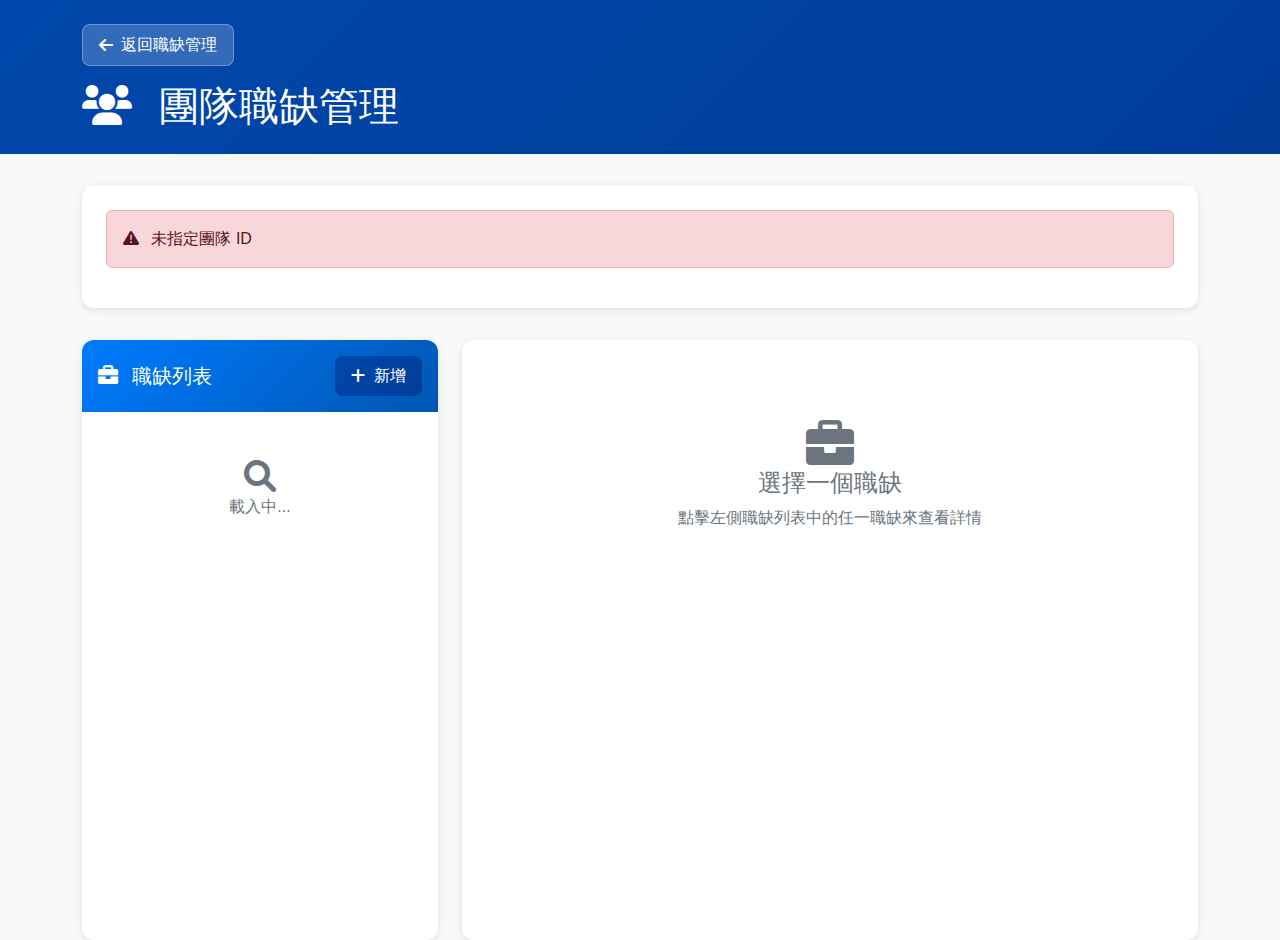
<file: static-site/team-jobs.html>
<!DOCTYPE html>
<html lang="zh-Hant">
<head>
    <meta charset="UTF-8">
    <meta name="viewport" content="width=device-width, initial-scale=1.0">
    <title>團隊職缺 - hAIre 招募系統</title>
    <link href="https://cdn.jsdelivr.net/npm/bootstrap@5.3.3/dist/css/bootstrap.min.css" rel="stylesheet">
    <link href="https://cdnjs.cloudflare.com/ajax/libs/font-awesome/6.0.0/css/all.min.css" rel="stylesheet">
    
    <!-- 載入配置文件 -->
    <script src="js/config.js"></script>
    
    <style>
        body {
            background-color: #f8f9fa;
            font-family: 'Segoe UI', Tahoma, Geneva, Verdana, sans-serif;
        }
        
        .header-section {
            background: linear-gradient(135deg, #0047AB 0%, #003d99 100%);
            color: white;
            padding: 1.5rem 0;
            margin-bottom: 2rem;
        }
        
        .back-btn {
            background: rgba(255,255,255,0.2);
            border: 1px solid rgba(255,255,255,0.3);
            color: white;
            padding: 0.5rem 1rem;
            border-radius: 8px;
            text-decoration: none;
            display: inline-flex;
            align-items: center;
            gap: 0.5rem;
            transition: all 0.3s ease;
            margin-bottom: 1rem;
        }
        
        .back-btn:hover {
            background: rgba(255,255,255,0.3);
            color: white;
            text-decoration: none;
            transform: translateX(-3px);
        }
        
        .team-info-card {
            background: white;
            border-radius: 12px;
            padding: 1.5rem;
            margin-bottom: 2rem;
            box-shadow: 0 2px 8px rgba(0,0,0,0.1);
        }
        
        .jobs-sidebar {
            background: white;
            border-radius: 12px;
            min-height: 600px;
            box-shadow: 0 2px 8px rgba(0,0,0,0.1);
        }
        
        .sidebar-header {
            background: linear-gradient(135deg, #007bff 0%, #0056b3 100%);
            color: white;
            padding: 1rem;
            border-radius: 12px 12px 0 0;
        }
        
        .job-item {
            padding: 1rem;
            border-bottom: 1px solid #e9ecef;
            cursor: pointer;
            transition: all 0.3s ease;
        }
        
        .job-item:hover {
            background-color: #f8f9ff;
        }
        
        .job-item.active {
            background-color: #e3f2fd;
            border-left: 4px solid #007bff;
        }
        
        .job-title {
            font-weight: 600;
            color: #333;
            margin-bottom: 0.5rem;
        }
        
        .job-meta {
            font-size: 0.85rem;
            color: #6c757d;
        }
        
        .job-detail-panel {
            background: white;
            border-radius: 12px;
            min-height: 600px;
            box-shadow: 0 2px 8px rgba(0,0,0,0.1);
            padding: 2rem;
        }
        
        .empty-state {
            text-align: center;
            padding: 3rem;
            color: #6c757d;
        }
        
        .btn-add-job {
            background: linear-gradient(135deg, #0047AB 0%, #003d99 100%);
            border: none;
            color: white;
            padding: 0.5rem 1rem;
            border-radius: 8px;
            text-decoration: none;
            display: inline-flex;
            align-items: center;
            gap: 0.5rem;
            transition: all 0.3s ease;
        }
        
        .btn-add-job:hover {
            transform: translateY(-2px);
            box-shadow: 0 4px 12px rgba(0,71,171,0.4);
            color: white;
            text-decoration: none;
        }
        
        .job-status {
            padding: 0.25rem 0.75rem;
            border-radius: 20px;
            font-size: 0.75rem;
            font-weight: 500;
        }
        
        .job-status.active {
            background: #d4edda;
            color: #155724;
        }
        
        .job-status.paused {
            background: #fff3cd;
            color: #856404;
        }
        
        .job-status.closed {
            background: #f8d7da;
            color: #721c24;
        }
    </style>
</head>
<body>
    <div class="header-section">
        <div class="container">
            <a href="admin-jobs.html" class="back-btn">
                <i class="fas fa-arrow-left"></i>
                返回職缺管理
            </a>
            <h1 class="page-title mb-0">
                <i class="fas fa-users me-3"></i>
                <span id="teamTitle">團隊職缺管理</span>
            </h1>
        </div>
    </div>

    <div class="container">
        <!-- 團隊資訊卡片 -->
        <div class="team-info-card" id="teamInfoCard">
            <!-- 團隊資訊將在這裡載入 -->
        </div>

        <div class="row">
            <!-- 左側：職缺列表 -->
            <div class="col-md-4">
                <div class="jobs-sidebar">
                    <div class="sidebar-header">
                        <div class="d-flex justify-content-between align-items-center">
                            <h5 class="mb-0">
                                <i class="fas fa-briefcase me-2"></i>
                                職缺列表
                            </h5>
                            <a href="#" class="btn-add-job" onclick="addNewJob()">
                                <i class="fas fa-plus"></i>
                                新增
                            </a>
                        </div>
                    </div>
                    <div id="jobsList">
                        <!-- 職缺列表將在這裡載入 -->
                        <div class="empty-state">
                            <i class="fas fa-search fa-2x"></i>
                            <p>載入中...</p>
                        </div>
                    </div>
                </div>
            </div>

            <!-- 右側：職缺詳情 -->
            <div class="col-md-8">
                <div class="job-detail-panel">
                    <div id="jobDetailContent">
                        <div class="empty-state">
                            <i class="fas fa-briefcase fa-3x"></i>
                            <h4>選擇一個職缺</h4>
                            <p>點擊左側職缺列表中的任一職缺來查看詳情</p>
                        </div>
                    </div>
                </div>
            </div>
        </div>
    </div>

    <!-- 新增職缺 Modal -->
    <div class="modal fade" id="addJobModal" tabindex="-1" aria-labelledby="addJobModalLabel" aria-hidden="true">
        <div class="modal-dialog modal-xl">
            <div class="modal-content">
                <div class="modal-header" style="background: linear-gradient(135deg, #0047AB 0%, #003d99 100%); color: white;">
                    <h5 class="modal-title" id="addJobModalLabel">
                        <i class="fas fa-plus me-2"></i>新增職缺
                    </h5>
                    <button type="button" class="btn-close" data-bs-dismiss="modal" aria-label="關閉" style="filter: invert(1);"></button>
                </div>
                <div class="modal-body">
                    <div class="alert alert-info">
                        <i class="fas fa-info-circle me-2"></i>
                        將為團隊 <strong id="modalTeamName"></strong> 新增職缺
                    </div>
                    <form id="addJobForm">
                        <!-- 基本資訊 -->
                        <div class="row">
                            <div class="col-md-8">
                                <div class="mb-3">
                                    <label for="jobTitle" class="form-label">職缺名稱 *</label>
                                    <input type="text" class="form-control" id="jobTitle" required placeholder="例：資深資料科學家">
                                </div>
                            </div>
                            <div class="col-md-4">
                                <div class="mb-3">
                                    <label for="jobTeam" class="form-label">所屬團隊</label>
                                    <input type="text" class="form-control" id="jobTeam" readonly>
                                </div>
                            </div>
                        </div>

                        <!-- 聘用與地點資訊 -->
                        <div class="row">
                            <div class="col-md-4">
                                <div class="mb-3">
                                    <label for="employmentType" class="form-label">聘用類型 *</label>
                                    <select class="form-select" id="employmentType" required>
                                        <option value="">選擇類型</option>
                                        <option value="全職">全職</option>
                                        <option value="兼職">兼職</option>
                                        <option value="約聘">約聘</option>
                                        <option value="實習">實習</option>
                                        <option value="顧問">顧問</option>
                                    </select>
                                </div>
                            </div>
                            <div class="col-md-4">
                                <div class="mb-3">
                                    <label for="location" class="form-label">工作地點 *</label>
                                    <input type="text" class="form-control" id="location" required placeholder="例：台北市信義區">
                                </div>
                            </div>
                            <div class="col-md-4">
                                <div class="mb-3">
                                    <label for="minExperienceYears" class="form-label">最低年資要求</label>
                                    <input type="number" class="form-control" id="minExperienceYears" min="0" placeholder="年">
                                </div>
                            </div>
                        </div>

                        <!-- 薪資範圍 -->
                        <div class="row">
                            <div class="col-md-4">
                                <div class="mb-3">
                                    <label for="salaryMin" class="form-label">最低薪資</label>
                                    <input type="number" class="form-control" id="salaryMin" placeholder="800000">
                                </div>
                            </div>
                            <div class="col-md-4">
                                <div class="mb-3">
                                    <label for="salaryMax" class="form-label">最高薪資</label>
                                    <input type="number" class="form-control" id="salaryMax" placeholder="1200000">
                                </div>
                            </div>
                            <div class="col-md-4">
                                <div class="mb-3">
                                    <label for="salaryNote" class="form-label">薪資說明</label>
                                    <input type="text" class="form-control" id="salaryNote" placeholder="例：年薪，含年終獎金">
                                </div>
                            </div>
                        </div>

                        <!-- 學歷與主修要求 -->
                        <div class="row">
                            <div class="col-md-6">
                                <div class="mb-3">
                                    <label for="educationRequired" class="form-label">學歷要求</label>
                                    <select class="form-select" id="educationRequired">
                                        <option value="">不限</option>
                                        <option value="高中以上">高中以上</option>
                                        <option value="專科以上">專科以上</option>
                                        <option value="大學以上">大學以上</option>
                                        <option value="碩士以上">碩士以上</option>
                                        <option value="博士以上">博士以上</option>
                                    </select>
                                </div>
                            </div>
                            <div class="col-md-6">
                                <div class="mb-3">
                                    <label for="majorsRequired" class="form-label">主修條件</label>
                                    <input type="text" class="form-control" id="majorsRequired" placeholder="輸入主修科系後按 Enter 新增">
                                    <div class="form-text">輸入主修科系後按 Enter 鍵新增，點擊 × 可刪除</div>
                                    <div id="majorsRequiredTags" class="mt-2 d-flex flex-wrap gap-1">
                                        <!-- 主修 tags 將在這裡顯示 -->
                                    </div>
                                </div>
                            </div>
                        </div>

                        <!-- 語言條件 -->
                        <div class="mb-3">
                            <label for="languageRequired" class="form-label">語言條件</label>
                            <input type="text" class="form-control" id="languageRequired" placeholder="以逗號分隔，例：中文,英文">
                            <div class="form-text">以逗號分隔多種語言</div>
                        </div>

                        <!-- 工作內容 -->
                        <div class="mb-3">
                            <label for="responsibilities" class="form-label">工作內容 *</label>
                            <textarea class="form-control" id="responsibilities" rows="4" required placeholder="請以分行方式列出主要工作內容，例如：&#10;- 開發機器學習模型&#10;- 進行資料分析與視覺化&#10;- 與業務團隊協作定義需求"></textarea>
                            <div class="form-text">每行一個工作內容項目</div>
                        </div>

                        <!-- 必備技能 -->
                        <div class="mb-3">
                            <label for="requiredSkills" class="form-label">必備技能 *</label>
                            <input type="text" class="form-control" id="requiredSkills" placeholder="輸入技能名稱後按 Enter 新增">
                            <div class="form-text">輸入技能名稱後按 Enter 鍵新增，點擊 × 可刪除</div>
                            <div id="requiredSkillsTags" class="mt-2 d-flex flex-wrap gap-1">
                                <!-- 技能 tags 將在這裡顯示 -->
                            </div>
                        </div>

                        <!-- 加分技能 -->
                        <div class="mb-3">
                            <label for="niceToHaveSkills" class="form-label">加分技能</label>
                            <input type="text" class="form-control" id="niceToHaveSkills" placeholder="輸入技能名稱後按 Enter 新增">
                            <div class="form-text">輸入技能名稱後按 Enter 鍵新增，點擊 × 可刪除</div>
                            <div id="niceToHaveSkillsTags" class="mt-2 d-flex flex-wrap gap-1">
                                <!-- 技能 tags 將在這裡顯示 -->
                            </div>
                        </div>

                        <!-- 職缺狀態 -->
                        <div class="mb-3">
                            <label for="jobStatus" class="form-label">職缺狀態</label>
                            <select class="form-select" id="jobStatus">
                                <option value="active" selected>活躍中</option>
                                <option value="paused">暫停</option>
                                <option value="closed">關閉</option>
                            </select>
                        </div>
                    </form>
                </div>
                <div class="modal-footer">
                    <button type="button" class="btn btn-secondary" data-bs-dismiss="modal">取消</button>
                    <button type="button" id="createJob" class="btn" style="background: linear-gradient(135deg, #0047AB 0%, #003d99 100%); color: white;">建立職缺</button>
                </div>
            </div>
        </div>
    </div>

    <script src="https://cdn.jsdelivr.net/npm/bootstrap@5.3.3/dist/js/bootstrap.bundle.min.js"></script>
    <script>
        // 全域變數
        let teamData = null;
        let jobsData = [];
        let currentJobId = null;

        // 頁面載入完成後執行
        document.addEventListener('DOMContentLoaded', function() {
            console.log('團隊職缺頁面載入完成');
            
            // 從 URL 參數取得團隊 ID
            const urlParams = new URLSearchParams(window.location.search);
            const teamId = urlParams.get('team_id');
            
            if (!teamId) {
                showError('未指定團隊 ID');
                return;
            }
            
            loadTeamData(teamId);
            
            // 初始化事件監聽器
            initializeEventListeners();
        });

        // 初始化事件監聽器
        function initializeEventListeners() {
            // 新增職缺按鈕
            document.getElementById('createJob').addEventListener('click', createJob);
            
            // 設置技能 tag 輸入
            setupSkillTagInput('requiredSkills', 'requiredSkillsTags');
            setupSkillTagInput('niceToHaveSkills', 'niceToHaveSkillsTags');
            setupSkillTagInput('majorsRequired', 'majorsRequiredTags');
        }

        // 設置技能 tag 輸入功能
        function setupSkillTagInput(inputId, tagsContainerId) {
            const input = document.getElementById(inputId);
            const tagsContainer = document.getElementById(tagsContainerId);
            
            input.addEventListener('keypress', function(e) {
                if (e.key === 'Enter') {
                    e.preventDefault();
                    const skill = input.value.trim();
                    if (skill && !isSkillExists(tagsContainer, skill)) {
                        addSkillTag(tagsContainer, skill);
                        input.value = '';
                    }
                }
            });
        }

        // 檢查技能是否已存在
        function isSkillExists(container, skill) {
            const existingTags = Array.from(container.children);
            return existingTags.some(tag => 
                tag.textContent.replace('×', '').trim().toLowerCase() === skill.toLowerCase()
            );
        }

        // 添加技能 tag
        function addSkillTag(container, skill) {
            const tag = document.createElement('span');
            tag.className = 'badge bg-primary me-1 mb-1 position-relative';
            tag.style.cssText = 'padding-right: 25px; cursor: default;';
            tag.innerHTML = `
                ${skill}
                <button type="button" class="btn-close btn-close-white position-absolute" 
                        style="top: 2px; right: 4px; font-size: 0.6rem;"
                        onclick="removeSkillTag(this)"></button>
            `;
            container.appendChild(tag);
        }

        // 移除技能 tag
        function removeSkillTag(button) {
            button.parentElement.remove();
        }

        // 重置職缺表單
        function resetJobForm() {
            document.getElementById('addJobForm').reset();
            document.getElementById('requiredSkillsTags').innerHTML = '';
            document.getElementById('niceToHaveSkillsTags').innerHTML = '';
            document.getElementById('majorsRequiredTags').innerHTML = '';
        }

        // 載入團隊資料
        async function loadTeamData(teamId) {
            try {
                console.log('🔄 載入團隊資料:', teamId);
                
                const apiUrl = window.CONFIG ? window.CONFIG.API_BASE_URL : 'https://44wy0r4r16.execute-api.ap-southeast-1.amazonaws.com/dev';
                
                // 載入團隊資訊
                const teamResponse = await fetch(`${apiUrl}/teams/${encodeURIComponent(teamId)}`, {
                    method: 'GET',
                    headers: {
                        'Content-Type': 'application/json'
                    }
                });

                if (!teamResponse.ok) {
                    throw new Error(`載入團隊資料失敗: ${teamResponse.status}`);
                }

                teamData = await teamResponse.json();
                console.log('✅ 團隊資料載入成功:', teamData);
                
                // 載入該團隊的職缺
                const jobsResponse = await fetch(`${apiUrl}/jobs?team_id=${encodeURIComponent(teamId)}`, {
                    method: 'GET',
                    headers: {
                        'Content-Type': 'application/json'
                    }
                });

                if (!jobsResponse.ok) {
                    throw new Error(`載入職缺資料失敗: ${jobsResponse.status}`);
                }

                const jobsResult = await jobsResponse.json();
                jobsData = jobsResult.data || [];
                console.log('✅ 職缺資料載入成功:', jobsData.length, '個職缺');
                
                // 渲染頁面
                renderTeamInfo();
                renderJobsList();
                
            } catch (error) {
                console.error('❌ 載入資料失敗:', error);
                showError('載入資料失敗: ' + error.message);
            }
        }

        // 渲染團隊資訊
        function renderTeamInfo() {
            const titleElement = document.getElementById('teamTitle');
            const cardElement = document.getElementById('teamInfoCard');
            
            titleElement.textContent = `${teamData.company} - ${teamData.department} - ${teamData.team_name}`;
            
            cardElement.innerHTML = `
                <div class="row">
                    <div class="col-md-8">
                        <h3>${teamData.company} - ${teamData.department}</h3>
                        <h4 class="text-primary">${teamData.team_name}</h4>
                        <p class="text-muted">${teamData.team_description || '暫無描述'}</p>
                    </div>
                    <div class="col-md-4 text-end">
                        <div class="mb-2">
                            <small class="text-muted">團隊 ID</small><br>
                            <code>${teamData.team_id}</code>
                        </div>
                        <div class="mb-2">
                            <small class="text-muted">職缺數量</small><br>
                            <span class="h4 text-success">${jobsData.length}</span>
                        </div>
                    </div>
                </div>
            `;
        }

        // 渲染職缺列表
        function renderJobsList() {
            const container = document.getElementById('jobsList');
            
            if (jobsData.length === 0) {
                container.innerHTML = `
                    <div class="empty-state">
                        <i class="fas fa-briefcase fa-2x"></i>
                        <h5>尚無職缺</h5>
                        <p>點擊上方「新增」按鈕來建立第一個職缺</p>
                    </div>
                `;
                return;
            }

            container.innerHTML = jobsData.map(job => `
                <div class="job-item" onclick="selectJob('${job.job_id}')" id="job-${job.job_id}">
                    <div class="job-title">${job.job_title}</div>
                    <div class="job-meta">
                        <div class="mb-1">
                            <i class="fas fa-briefcase me-1"></i>${job.employment_type}
                            <i class="fas fa-map-marker-alt ms-2 me-1"></i>${job.location}
                        </div>
                        <div class="d-flex justify-content-between align-items-center">
                            <span class="job-status ${job.status || 'active'}">${getStatusText(job.status)}</span>
                            <small class="text-muted">${formatDate(job.created_at)}</small>
                        </div>
                    </div>
                </div>
            `).join('');
        }

        // 選擇職缺
        function selectJob(jobId) {
            // 移除之前的選中狀態
            document.querySelectorAll('.job-item').forEach(item => {
                item.classList.remove('active');
            });
            
            // 添加選中狀態
            document.getElementById(`job-${jobId}`).classList.add('active');
            
            currentJobId = jobId;
            const job = jobsData.find(j => j.job_id === jobId);
            
            if (job) {
                renderJobDetail(job);
            }
        }

        // 渲染職缺詳情
        function renderJobDetail(job) {
            const container = document.getElementById('jobDetailContent');
            
            // 薪資顯示
            let salaryDisplay = '面議';
            if (job.salary_min && job.salary_max) {
                salaryDisplay = `$${(job.salary_min/10000).toFixed(0)}萬 - $${(job.salary_max/10000).toFixed(0)}萬`;
                if (job.salary_note) {
                    salaryDisplay += ` (${job.salary_note})`;
                }
            } else if (job.salary_note) {
                salaryDisplay = job.salary_note;
            }

            container.innerHTML = `
                <div class="d-flex justify-content-between align-items-start mb-4">
                    <div>
                        <h2>${job.job_title}</h2>
                        <div class="text-muted">
                            <i class="fas fa-building me-2"></i>${teamData.company} - ${teamData.department} - ${teamData.team_name}
                        </div>
                    </div>
                    <div class="d-flex gap-2">
                        <button class="btn btn-outline-primary btn-sm" onclick="editJob('${job.job_id}')">
                            <i class="fas fa-edit"></i> 編輯
                        </button>
                        <button class="btn btn-outline-info btn-sm" onclick="viewJobPage('${job.job_id}')">
                            <i class="fas fa-external-link-alt"></i> 檢視頁面
                        </button>
                    </div>
                </div>

                <div class="row mb-4">
                    <div class="col-md-3">
                        <h6><i class="fas fa-briefcase me-2"></i>聘用類型</h6>
                        <p>${job.employment_type || '未設定'}</p>
                    </div>
                    <div class="col-md-3">
                        <h6><i class="fas fa-map-marker-alt me-2"></i>工作地點</h6>
                        <p>${job.location || '未設定'}</p>
                    </div>
                    <div class="col-md-3">
                        <h6><i class="fas fa-chart-line me-2"></i>年資要求</h6>
                        <p>${job.min_experience_years ? `${job.min_experience_years}年以上` : '不拘'}</p>
                    </div>
                    <div class="col-md-3">
                        <h6><i class="fas fa-dollar-sign me-2"></i>薪資範圍</h6>
                        <p>${salaryDisplay}</p>
                    </div>
                </div>

                <div class="mb-4">
                    <h6><i class="fas fa-tasks me-2"></i>工作內容</h6>
                    <ul>
                        ${job.responsibilities && job.responsibilities.length > 0 
                            ? job.responsibilities.map(item => `<li>${item}</li>`).join('')
                            : '<li>未設定</li>'
                        }
                    </ul>
                </div>

                <div class="row mb-4">
                    <div class="col-md-6">
                        <h6><i class="fas fa-tools me-2"></i>必備技能</h6>
                        <div class="d-flex flex-wrap gap-1">
                            ${job.required_skills && job.required_skills.length > 0 
                                ? job.required_skills.map(skill => `<span class="badge bg-danger">${skill}</span>`).join('')
                                : '<span class="text-muted">未設定</span>'
                            }
                        </div>
                    </div>
                    <div class="col-md-6">
                        <h6><i class="fas fa-plus-circle me-2"></i>加分技能</h6>
                        <div class="d-flex flex-wrap gap-1">
                            ${job.nice_to_have_skills && job.nice_to_have_skills.length > 0 
                                ? job.nice_to_have_skills.map(skill => `<span class="badge bg-success">${skill}</span>`).join('')
                                : '<span class="text-muted">無</span>'
                            }
                        </div>
                    </div>
                </div>

                ${job.education_required || (job.majors_required && job.majors_required.length > 0) ? `
                <div class="row mb-4">
                    ${job.education_required ? `
                    <div class="col-md-6">
                        <h6><i class="fas fa-graduation-cap me-2"></i>學歷要求</h6>
                        <p>${job.education_required}</p>
                    </div>
                    ` : ''}
                    ${job.majors_required && job.majors_required.length > 0 ? `
                    <div class="col-md-6">
                        <h6><i class="fas fa-book me-2"></i>主修條件</h6>
                        <div class="d-flex flex-wrap gap-1">
                            ${job.majors_required.map(major => `<span class="badge bg-info">${major}</span>`).join('')}
                        </div>
                    </div>
                    ` : ''}
                </div>
                ` : ''}

                <div class="border-top pt-3 mt-4">
                    <div class="row text-muted small">
                        <div class="col-md-4">
                            <strong>職缺 ID:</strong> ${job.job_id}
                        </div>
                        <div class="col-md-4">
                            <strong>建立時間:</strong> ${formatDate(job.created_at)}
                        </div>
                        <div class="col-md-4">
                            <strong>狀態:</strong> <span class="job-status ${job.status}">${getStatusText(job.status)}</span>
                        </div>
                    </div>
                </div>
            `;
        }

        // 取得狀態文字
        function getStatusText(status) {
            const statusMap = {
                'active': '活躍中',
                'paused': '暫停',
                'closed': '關閉',
                'deleted': '已刪除'
            };
            return statusMap[status] || '活躍中';
        }

        // 格式化日期
        function formatDate(dateString) {
            if (!dateString) return '未知';
            return new Date(dateString).toLocaleDateString('zh-TW');
        }

        // 新增職缺
        function addNewJob() {
            if (!teamData) {
                showAlert('團隊資料尚未載入，請稍後再試', 'warning');
                return;
            }
            
            // 設置團隊資訊
            document.getElementById('modalTeamName').textContent = `${teamData.company} - ${teamData.department} - ${teamData.team_name}`;
            document.getElementById('jobTeam').value = `${teamData.company} - ${teamData.department} - ${teamData.team_name}`;
            
            // 重置表單
            resetJobForm();
            
            // 顯示 Modal
            new bootstrap.Modal(document.getElementById('addJobModal')).show();
        }

        // 建立職缺
        async function createJob() {
            try {
                // 處理工作內容陣列
                const responsibilitiesText = document.getElementById('responsibilities').value.trim();
                const responsibilities = responsibilitiesText.split('\n')
                    .map(line => line.trim().replace(/^-\s*/, ''))
                    .filter(line => line.length > 0);

                // 處理技能陣列 (從 tags 取得)
                const requiredSkills = Array.from(document.getElementById('requiredSkillsTags').children)
                    .map(tag => tag.textContent.replace('×', '').trim())
                    .filter(skill => skill);
                
                const niceToHaveSkills = Array.from(document.getElementById('niceToHaveSkillsTags').children)
                    .map(tag => tag.textContent.replace('×', '').trim())
                    .filter(skill => skill);

                // 處理主修陣列 (從 tags 取得)
                const majorsText = Array.from(document.getElementById('majorsRequiredTags').children)
                    .map(tag => tag.textContent.replace('×', '').trim())
                    .filter(major => major);
                
                const languagesText = document.getElementById('languageRequired').value.trim();
                const languageRequired = languagesText ? languagesText.split(',').map(s => s.trim()).filter(s => s) : [];

                // 建構職缺資料
                const formData = {
                    job_title: document.getElementById('jobTitle').value.trim(),
                    team_id: teamData.team_id,
                    employment_type: document.getElementById('employmentType').value,
                    location: document.getElementById('location').value.trim(),
                    salary_min: document.getElementById('salaryMin').value ? parseInt(document.getElementById('salaryMin').value) : null,
                    salary_max: document.getElementById('salaryMax').value ? parseInt(document.getElementById('salaryMax').value) : null,
                    salary_note: document.getElementById('salaryNote').value.trim(),
                    responsibilities: responsibilities,
                    required_skills: requiredSkills,
                    nice_to_have_skills: niceToHaveSkills,
                    min_experience_years: document.getElementById('minExperienceYears').value ? parseInt(document.getElementById('minExperienceYears').value) : null,
                    education_required: document.getElementById('educationRequired').value,
                    majors_required: majorsText,
                    language_required: languageRequired,
                    status: document.getElementById('jobStatus').value
                };

                // 驗證必填欄位
                if (!formData.job_title || !formData.employment_type || 
                    !formData.location || !formData.responsibilities.length || !formData.required_skills.length) {
                    showAlert('請填寫所有必填欄位', 'warning');
                    return;
                }

                console.log('📤 建立職缺資料:', formData);

                const apiUrl = window.CONFIG ? window.CONFIG.API_BASE_URL : 'https://44wy0r4r16.execute-api.ap-southeast-1.amazonaws.com/dev';
                
                const response = await fetch(apiUrl + '/jobs', {
                    method: 'POST',
                    headers: {
                        'Content-Type': 'application/json'
                    },
                    body: JSON.stringify(formData)
                });

                if (!response.ok) {
                    const errorData = await response.text();
                    throw new Error(`HTTP ${response.status}: ${errorData}`);
                }

                const result = await response.json();
                console.log('✅ 職缺建立成功:', result);

                // 關閉 modal 並重新載入資料
                bootstrap.Modal.getInstance(document.getElementById('addJobModal')).hide();
                resetJobForm();
                
                // 重新載入團隊職缺資料
                await loadTeamData(teamData.team_id);
                
                showAlert('職缺建立成功！', 'success');

            } catch (error) {
                console.error('❌ 建立職缺失敗:', error);
                showAlert('建立職缺失敗: ' + error.message, 'danger');
            }
        }

        // 編輯職缺
        function editJob(jobId) {
            showAlert('編輯功能開發中...', 'info');
        }

        // 檢視職缺頁面
        function viewJobPage(jobId) {
            window.open(`job-detail.html?job_id=${encodeURIComponent(jobId)}`, '_blank');
        }

        // 顯示錯誤
        function showError(message) {
            document.getElementById('teamInfoCard').innerHTML = `
                <div class="alert alert-danger">
                    <i class="fas fa-exclamation-triangle me-2"></i>
                    ${message}
                </div>
            `;
        }

        // 顯示警告訊息
        function showAlert(message, type = 'info') {
            const alertDiv = document.createElement('div');
            alertDiv.className = `alert alert-${type} alert-dismissible fade show position-fixed`;
            alertDiv.style.cssText = 'top: 20px; right: 20px; z-index: 9999; min-width: 300px;';
            alertDiv.innerHTML = `
                ${message}
                <button type="button" class="btn-close" data-bs-dismiss="alert"></button>
            `;

            document.body.appendChild(alertDiv);

            setTimeout(() => {
                if (alertDiv && alertDiv.parentNode) {
                    alertDiv.remove();
                }
            }, 3000);
        }
    </script>
</body>
</html>
</file>
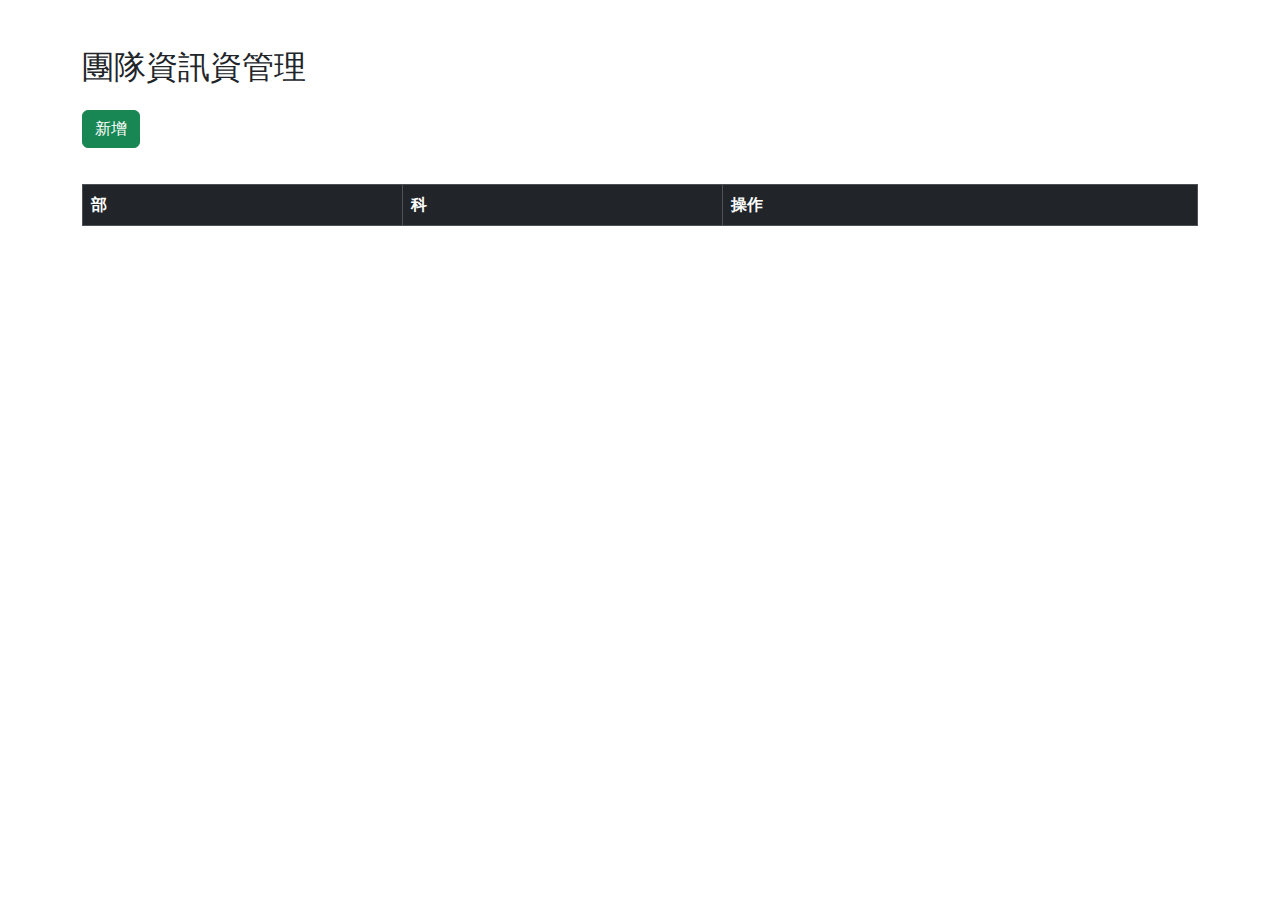
<file: tmp_file/home-page.html>
<!DOCTYPE html>
<html lang="zh-Hant">
  <head>
    <meta charset="UTF-8" />
    <meta name="viewport" content="width=device-width, initial-scale=1.0" />
    <title>團隊資訊管理</title>
    <style>
      body {
        margin: 0;
        font-family: Arial, sans-serif;
        display: flex;
      }

      iframe.sidebar {
        width: 200px;
        height: 100vh;
        border: none;
      }

      table {
        width: 100%;
        border-collapse: collapse;
        margin-top: 20px;
      }

      table,
      th,
      td {
        border: 1px solid #ccc;
      }

      th,
      td {
        padding: 12px;
        text-align: left;
      }

      th {
        background-color: #f4f4f4;
      }
    </style>
    <link
      href="https://cdn.jsdelivr.net/npm/bootstrap@5.3.3/dist/css/bootstrap.min.css"
      rel="stylesheet"
    />
  </head>
  <body>
    <div class="container mt-5">
      <h2 class="mb-4">團隊資訊資管理</h2>
      <button
        type="button"
        class="btn btn-success mb-3"
        data-bs-toggle="modal"
        data-bs-target="#addUserModal"
      >
        新增
      </button>
      <table class="table table-striped table-bordered" id="myTable">
        <thead class="table-dark">
          <tr>
            <th>部</th>
            <th>科</th>
            <th scope="col">操作</th>
          </tr>
        </thead>
        <tbody></tbody>
      </table>
    </div>

    <!-- Modal 組件(新增) -->
    <div
      class="modal fade"
      id="addUserModal"
      tabindex="-1"
      aria-labelledby="addUserModalLabel"
      aria-hidden="true"
    >
      <div class="modal-dialog">
        <div class="modal-content">
          <form>
            <div class="modal-header">
              <h5 class="modal-title" id="addUserModalLabel">新增</h5>
              <button
                type="button"
                class="btn-close"
                data-bs-dismiss="modal"
                aria-label="關閉"
              ></button>
            </div>
            <div class="modal-body">
              <div class="mb-3">
                <label for="department" class="form-label">部</label>
                <input
                  type="text"
                  class="form-control"
                  id="department"
                  required
                />
              </div>
              <div class="mb-3">
                <label for="division" class="form-label">科</label>
                <input
                  type="text"
                  class="form-control"
                  id="division"
                  required
                />
              </div>
              <div class="mb-3">
                <label for="memberInfo" class="form-label"
                  >團隊與成員介紹</label
                >
                <input
                  type="text"
                  class="form-control"
                  id="memberInfo"
                  required
                />
              </div>
              <div class="mb-3">
                <label for="projectInfo" class="form-label">團隊專案資訊</label>
                <input
                  type="text"
                  class="form-control"
                  id="projectInfo"
                  required
                />
              </div>
            </div>
            <div class="modal-footer">
              <button
                type="button"
                class="btn btn-secondary"
                data-bs-dismiss="modal"
              >
                取消
              </button>
              <button type="button" id="createTeam" class="btn btn-primary">
                儲存
              </button>
            </div>
          </form>
        </div>
      </div>
    </div>

    <!-- Modal 組件(編輯) -->
    <div
      class="modal fade"
      id="updateUserModal"
      tabindex="-1"
      aria-labelledby="updateUserModalLabel"
      aria-hidden="true"
    >
      <div class="modal-dialog">
        <div class="modal-content">
          <form>
            <div class="modal-header">
              <h5 class="modal-title" id="updateUserModalLabel">編輯</h5>
              <input type="hidden" id="updateId" value="" />
              <button
                type="button"
                class="btn-close"
                data-bs-dismiss="modal"
                aria-label="關閉"
              ></button>
            </div>
            <div class="modal-body">
              <div class="mb-3">
                <label for="updateDepartment" class="form-label">部</label>
                <input
                  type="text"
                  class="form-control"
                  id="updateDepartment"
                  required
                />
              </div>
              <div class="mb-3">
                <label for="updateDivision" class="form-label">科</label>
                <input
                  type="text"
                  class="form-control"
                  id="updateDivision"
                  required
                />
              </div>
              <div class="mb-3">
                <label for="updateMemberInfo" class="form-label"
                  >團隊與成員介紹</label
                >
                <input
                  type="text"
                  class="form-control"
                  id="updateMemberInfo"
                  required
                />
              </div>
              <div class="mb-3">
                <label for="updateProjectInfo" class="form-label"
                  >團隊專案資訊</label
                >
                <input
                  type="text"
                  class="form-control"
                  id="updateProjectInfo"
                  required
                />
              </div>
            </div>
            <div class="modal-footer">
              <button
                type="button"
                class="btn btn-secondary"
                data-bs-dismiss="modal"
              >
                取消
              </button>
              <button type="button" id="updateTeam" class="btn btn-primary">
                儲存
              </button>
            </div>
          </form>
        </div>
      </div>
    </div>

    <script src="https://cdn.jsdelivr.net/npm/bootstrap@5.3.3/dist/js/bootstrap.bundle.min.js"></script>
    <script>
      var dataList = {};
      document.addEventListener("DOMContentLoaded", function () {
        if (window.location.hash) {
          const hash = window.location.hash.substring(1);
          const params = new URLSearchParams(hash);
          const idToken = params.get("id_token");

          if (idToken) {
            localStorage.setItem("id_token", idToken);

            window.history.replaceState(null, "", window.location.pathname);
          }
        }
        fetchData();

        // 新增送出
        document
          .querySelector("#createTeam")
          .addEventListener("click", function (e) {
            const createData = {
              department: document.getElementById("department").value,
              division: document.getElementById("division").value,
              member_info: document.getElementById("memberInfo").value,
              project_info: document.getElementById("projectInfo").value,
            };
            console.log(createData);
            fetch(
              "https://m3jj8hrfhj.execute-api.ap-southeast-1.amazonaws.com/dev",
              {
                method: "POST",
                headers: {
                  "Content-Type": "application/json",
                },
                body: JSON.stringify(createData),
              }
            ).then((res) => (res.ok ? location.reload() : alert("新增失敗")));
          });

        // 編輯送出
        document
          .querySelector("#updateTeam")
          .addEventListener("click", function (e) {
            const updateData = {
              team_id: document.getElementById("updateId").value,
              department: document.getElementById("updateDepartment").value,
              division: document.getElementById("updateDivision").value,
              member_info: document.getElementById("updateMemberInfo").value,
              project_info: document.getElementById("updateProjectInfo").value,
            };
            console.log(updateData);
            fetch(
              "https://m3jj8hrfhj.execute-api.ap-southeast-1.amazonaws.com/dev",
              {
                method: "PUT",
                headers: {
                  "Content-Type": "application/json",
                },
                body: JSON.stringify(updateData),
              }
            ).then((res) => (res.ok ? location.reload() : alert("更新失敗")));
          });
      });

      // 查詢全部資料
      function fetchData() {
        fetch(
          "https://m3jj8hrfhj.execute-api.ap-southeast-1.amazonaws.com/dev",
          {
            method: "GET",
            headers: {
              Authorization: localStorage.getItem("id_token"),
              "Content-Type": "application/json",
            },
          }
        )
          .then((response) => {
            if (!response.ok) {
              throw new Error("資料載入失敗");
            }
            return response.json();
          })
          .then((data) => {
            dataList = data;
            renderTable(data);
          })
          .catch((error) => {
            console.error("發生錯誤:", error);
          });
      }

      function renderTable(data) {
        const tableBody = document.querySelector("#myTable tbody");
        tableBody.innerHTML = ""; // 清空原本內容

        data.forEach((item) => {
          var objStr = JSON.stringify(item);
          const row = document.createElement("tr");
          row.innerHTML = `
        <td>${item.department}</td>
        <td>${item.division}</td>
        <td>
                <button class="btn btn-primary btn-sm" data-bs-toggle="modal"
          data-bs-target="#updateUserModal" data-id="${item.team_id}" >編輯</button>
                <button class="btn btn-danger btn-sm" data-id="${item.team_id}">刪除</button>
        </td>
      `;
          tableBody.appendChild(row);
        });

        // 動態元素，需要重新觸發
        // 當點擊到 "編輯" 按鈕時
        document
          .querySelector("#myTable .btn-primary")
          .addEventListener("click", function (e) {
            const id = e.target.dataset.id;
            showTeam(id);
          });
        document.querySelectorAll("#myTable .btn-primary").forEach((button) => {
          button.addEventListener("click", function (e) {
            const id = e.target.dataset.id;
            showTeam(id);
          });
        });

        // 刪除
        document.querySelectorAll(".btn-danger").forEach((btn) => {
          btn.addEventListener("click", function (e) {
            const id = e.target.dataset.id;

            console.log("你刪除的 ID:", id);

            fetch(
              `https://m3jj8hrfhj.execute-api.ap-southeast-1.amazonaws.com/dev?team_id=${encodeURIComponent(
                id
              )}`,
              {
                method: "DELETE",
                headers: {
                  "Content-Type": "application/json",
                },
              }
            ).then((res) => (res.ok ? location.reload() : alert("刪除失敗")));
          });
        });
      }

      function showTeam(id) {
        console.log(id);
        fetch(
          `https://m3jj8hrfhj.execute-api.ap-southeast-1.amazonaws.com/dev?team_id=${encodeURIComponent(
            id
          )}`,
          {
            method: "GET",
            headers: {
              "Content-Type": "application/json",
            },
          }
        )
          .then((response) => {
            if (!response.ok) {
              throw new Error("資料載入失敗");
            }
            return response.json();
          })
          .then((data) => {
            document.getElementById("updateDepartment").value = data.department;
            document.getElementById("updateDivision").value = data.division;
            document.getElementById("updateMemberInfo").value =
              data.member_info;
            document.getElementById("updateProjectInfo").value =
              data.project_info;
            document.getElementById("updateId").value = data.team_id;
          })
          .catch((error) => {
            console.error("發生錯誤:", error);
          });
      }
    </script>
  </body>
</html>
</file>
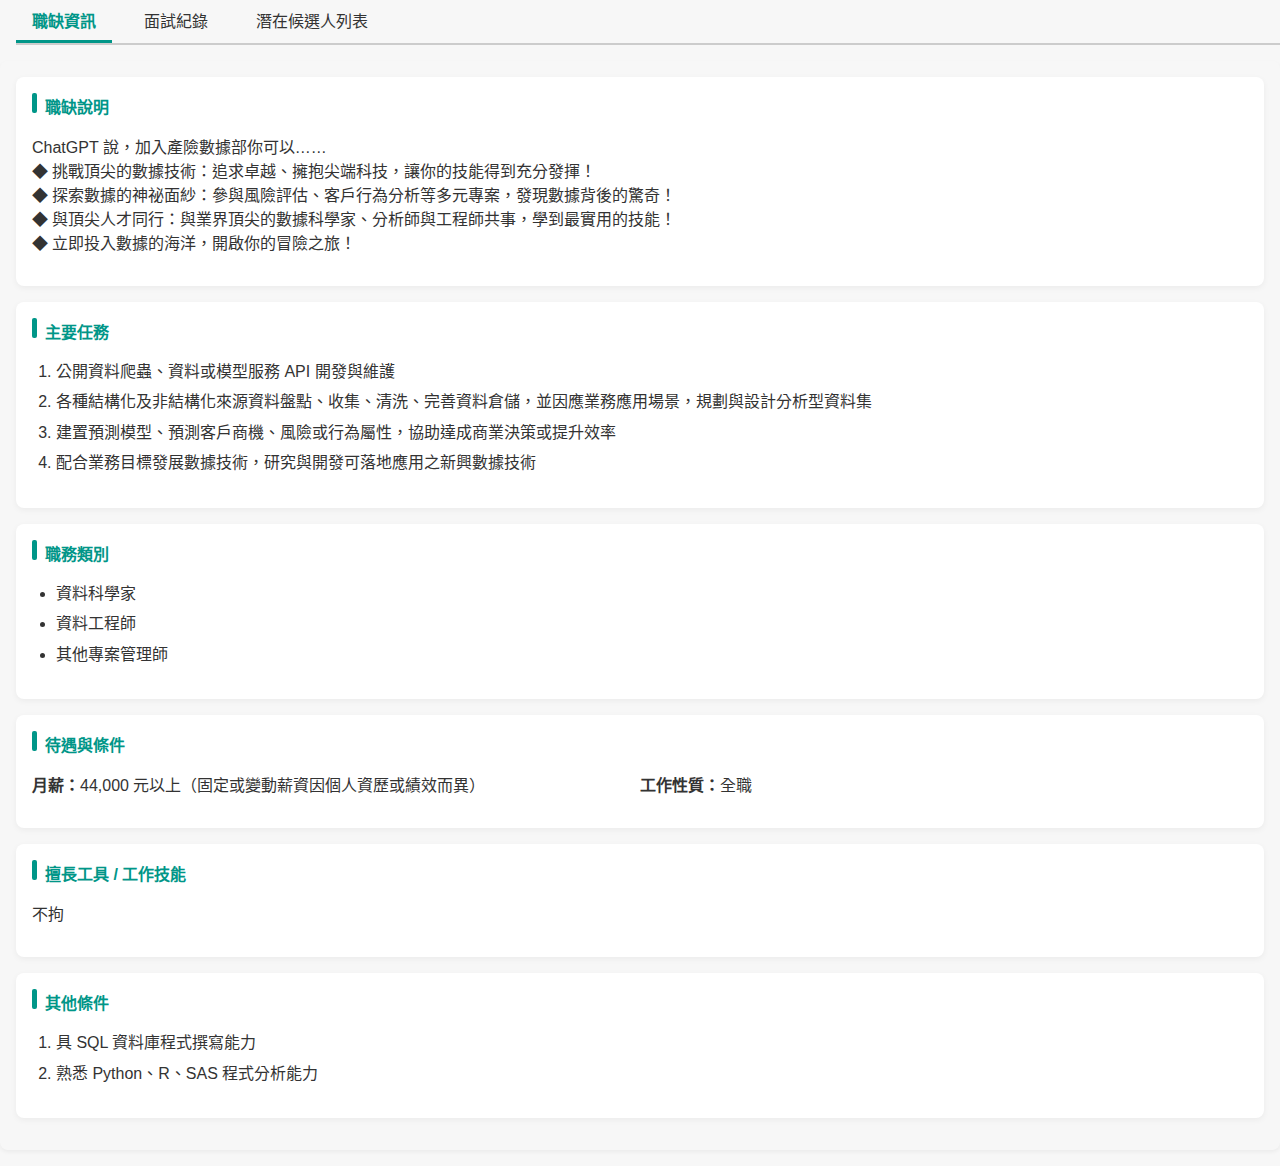
<file: tmp_file/job-detail.html>
<!DOCTYPE html>
<html lang="zh-TW">
  <head>
    <meta charset="UTF-8" />
    <meta name="viewport" content="width=device-width, initial-scale=1.0" />
    <title>HAIRE 招募系統</title>
    <style>
      * {
        box-sizing: border-box;
        font-family: "Noto Sans TC", sans-serif;
      }

      body {
        margin: 0;
        background-color: #f7f7f7;
        color: #333;
      }

      .job-header {
        display: flex;
        gap: 1rem;
        border-bottom: 2px solid #ccc;
        margin-bottom: 1rem;
        margin-left: 1rem;
      }

      .job-header div {
        padding: 0.5rem 1rem;
        cursor: pointer;
      }

      .job-header .active {
        border-bottom: 3px solid #009688;
        color: #009688;
        font-weight: bold;
      }

      .section {
        display: none;
        border-radius: 8px;
        padding: 1rem;
        margin-bottom: 1rem;
        box-shadow: 0 2px 4px rgba(0, 0, 0, 0.05);
      }

      .section.active {
        display: block;
      }

      .section-title {
        font-weight: bold;
        margin-bottom: 1rem;
        color: #009688;
      }

      .card-section {
        background-color: #fff;
        border-radius: 8px;
        padding: 1rem;
        margin-bottom: 1rem;
        box-shadow: 0 2px 6px rgba(0, 0, 0, 0.05);
      }

      .info-row {
        display: flex;
        flex-wrap: wrap;
        margin-bottom: 0.5rem;
      }

      .info-item {
        flex: 1 1 200px;
        margin-bottom: 0.5rem;
      }

      .label {
        font-weight: bold;
      }

      ul,
      ol {
        margin: 0 0 1rem 0;
        padding-left: 1.5rem;
        line-height: 1.6;
      }

      li {
        margin-bottom: 0.3rem;
      }

      table {
        width: 100%;
        border-collapse: collapse;
        background-color: #fff;
        font-family: "Noto Sans TC", sans-serif;
      }

      thead {
        background-color: #f8f8f8;
        border-bottom: 1px solid #e0e0e0;
      }

      th,
      td {
        padding: 0.75rem 1rem;
        text-align: center;
        border-bottom: 1px solid #eee;
        font-size: 0.95rem;
      }

      th {
        font-weight: bold;
        color: #555;
      }

      .btn-outline-green {
        display: inline-block;
        padding: 0.3rem 0.9rem;
        border: 1px solid #0ca678;
        border-radius: 20px;
        background-color: transparent;
        color: #0ca678;
        font-size: 0.9rem;
        cursor: pointer;
        transition: all 0.2s ease;
      }

      .btn-outline-green:hover {
        background-color: #e6f4f1;
      }

      .modal-overlay {
        position: fixed;
        top: 0;
        left: 0;
        right: 0;
        bottom: 0;
        background-color: rgba(0, 0, 0, 0.4);
        display: flex;
        align-items: center;
        justify-content: center;
        z-index: 999;
      }

      .modal-box {
        background: white;
        width: 600px;
        max-width: 90%;
        max-height: 90vh;
        display: flex;
        flex-direction: column;
        border-radius: 8px;
        box-shadow: 0 4px 12px rgba(0, 0, 0, 0.2);
        overflow: hidden;
      }

      .modal-header {
        display: flex;
        justify-content: space-between;
        align-items: center;
        padding: 1rem;
        border-bottom: 1px solid #eee;
      }

      .modal-title {
        font-weight: bold;
        color: #333;
        display: flex;
        align-items: center;
        font-size: 1.1rem;
      }

      .modal-title .line,
      .section-title .line {
        display: inline-block;
        width: 5px;
        height: 20px;
        background-color: #009688;
        margin-right: 0.5rem;
        border-radius: 2px;
      }

      .modal-close {
        font-size: 1.2rem;
        cursor: pointer;
        color: #888;
      }

      .modal-body {
        padding: 1rem;
        font-size: 0.95rem;
        color: #333;
        line-height: 1.7;
        text-align: left;
      }

      .modal-content {
        overflow-y: auto;
        flex: 1 1 auto;
        padding: 1rem;
        padding-bottom: 3rem;
      }

      .modal-footer {
        padding: 1rem;
        text-align: right;
        border-top: 1px solid #eee;
      }

      .btn-confirm {
        background-color: #0ca678;
        color: white;
        border: none;
        padding: 0.5rem 1rem;
        border-radius: 6px;
        font-size: 0.9rem;
        cursor: pointer;
      }

      .btn-confirm:hover {
        background-color: #08966b;
      }

      .table-container {
        width: 100%;
        overflow-x: auto;
      }

      .table-container table {
        width: 100%;
        min-width: 100%;
        table-layout: fixed;
      }


      .tags {
        display: flex;
        flex-wrap: wrap;
        gap: 0.4rem;
        max-width: 100%;
        word-break: break-word;
        justify-content: center; 
      }

      .tag {
        display: inline-block;
        padding: 0.3rem 0.6rem;
        font-size: 0.75rem;
        border-radius: 999px;
        background-color: #f5c84c;
        color: black;
        white-space: normal;
        max-width: 100%;
        word-break: break-word;
      }


      .tag.red {
        background-color: #f44336;
        color: white;
      }

      .top-bar-style {
        display: flex;
        justify-content: space-between;
        align-items: center;
        padding: 0.8rem 1.5rem;
        background-color: #01274d;
        color: #fff;
        position: sticky;
        top: 0;
        z-index: 1000;
      }

      @media (max-width: 768px) {
        .table-container {
          overflow-x: hidden;
        }

        .table-container table,
        .table-container thead,
        .table-container tbody,
        .table-container th,
        .table-container td,
        .table-container tr {
          display: block;
          width: 100%;
        }

        .table-container thead {
          display: none;
        }

        .table-container tr {
          margin-bottom: 1rem;
          border: 1px solid #ccc;
          border-radius: 8px;
          background-color: #fff;
          padding: 0.5rem;
        }

        .table-container td {
          word-wrap: break-word;
          word-break: break-word;
          white-space: normal;
          text-align: left;
        }

        .table-container td::before {
          content: attr(data-label);
          font-weight: bold;
          color: #666;
          margin-right: 1rem;
        }

        .table-container td:last-child {
          border-bottom: none;
        }

        .tags {
          display: flex;
          flex-direction: column;
          align-items: flex-start;
          gap: 0.3rem;
          width: 100%;
        }

        .tag {
          display: inline-block;
          white-space: normal;
          max-width: 100%;
          box-sizing: border-box;
          background-color: #f5c84c;
          padding: 0.3rem 0.6rem;
          border-radius: 999px;
          font-size: 0.75rem;
          color: black;
        }

        .tag .red {
          background-color: #f44336;
          color: white;
        }
      }

    </style>
  </head>
  <body>
    <div id="top-bar-placeholder"></div>

    <header class = "job-header">
      <div class="tab active" data-target="job-info">職缺資訊</div>
      <div class="tab" data-target="interview-record">面試紀錄</div>
      <div class="tab" data-target="candidate-record">潛在候選人列表</div>
    </header>
    <div id="job-info" class="section active">
      <div class="card-section">
        <div class="section-title"><span class="line"></span>職缺說明</div>
        <p>
          ChatGPT 說，加入產險數據部你可以……<br />
          ◆
          挑戰頂尖的數據技術：追求卓越、擁抱尖端科技，讓你的技能得到充分發揮！<br />
          ◆
          探索數據的神祕面紗：參與風險評估、客戶行為分析等多元專案，發現數據背後的驚奇！<br />
          ◆
          與頂尖人才同行：與業界頂尖的數據科學家、分析師與工程師共事，學到最實用的技能！<br />
          ◆ 立即投入數據的海洋，開啟你的冒險之旅！
        </p>
      </div>

      <div class="card-section">
        <div class="section-title"><span class="line"></span>主要任務</div>
        <ol>
          <li>公開資料爬蟲、資料或模型服務 API 開發與維護</li>
          <li>
            各種結構化及非結構化來源資料盤點、收集、清洗、完善資料倉儲，並因應業務應用場景，規劃與設計分析型資料集
          </li>
          <li>
            建置預測模型、預測客戶商機、風險或行為屬性，協助達成商業決策或提升效率
          </li>
          <li>配合業務目標發展數據技術，研究與開發可落地應用之新興數據技術</li>
        </ol>
      </div>

      <div class="card-section">
        <div class="section-title"><span class="line"></span>職務類別</div>
        <ul>
          <li>資料科學家</li>
          <li>資料工程師</li>
          <li>其他專案管理師</li>
        </ul>
      </div>

      <div class="card-section">
        <div class="section-title"><span class="line"></span>待遇與條件</div>
        <div class="info-row">
          <div class="info-item">
            <span class="label">月薪：</span>44,000
            元以上（固定或變動薪資因個人資歷或績效而異）
          </div>
          <div class="info-item"><span class="label">工作性質：</span>全職</div>
        </div>
      </div>

      <div class="card-section">
        <div class="section-title">
          <span class="line"></span>擅長工具 / 工作技能
        </div>
        <p>不拘</p>
      </div>

      <div class="card-section">
        <div class="section-title"><span class="line"></span>其他條件</div>
        <ol>
          <li>具 SQL 資料庫程式撰寫能力</li>
          <li>熟悉 Python、R、SAS 程式分析能力</li>
        </ol>
      </div>
    </div>

    <div id="interview-record" class="section">
      <div class="card-section">
        <div class="section-title"><span class="line"></span>面試紀錄</div>
        <table>
          <thead>
            <tr>
              <th>面試日期</th>
              <th>面試官</th>
              <th>面試方式</th>
              <th>面談結果</th>
              <th>備註</th>
              <th>與會紀錄</th>
            </tr>
          </thead>
          <tbody>
            <tr>
              <td>2024-05-01</td>
              <td>王小明</td>
              <td>視訊</td>
              <td>初步通過</td>
              <td>待主管二面</td>
              <td>
                <button class="btn-outline-green" onclick="openModal()">
                  查看
                </button>
              </td>
            </tr>
            <tr>
              <td>2024-05-10</td>
              <td>李佳蓉</td>
              <td>現場</td>
              <td>未通過</td>
              <td>溝通能力待加強</td>
              <td>
                <button class="btn-outline-green" onclick="openModal()">
                  查看
                </button>
              </td>
            </tr>
            <tr>
              <td>2024-05-15</td>
              <td>張建仁</td>
              <td>電話</td>
              <td>錄取</td>
              <td>薪資條件已確認</td>
              <td>
                <button class="btn-outline-green" onclick="openModal()">
                  查看
                </button>
              </td>
            </tr>
          </tbody>
        </table>
      </div>
    </div>

    <div id="candidate-record" class="section">
      <div class="card-section">
        <div class="section-title">
          <span class="line"></span>潛在候選人列表
        </div>
        <div class="table-container">
        <table>
          <thead>
            <tr>
              <th>投遞日期</th>
              <th>候選人</th>
              <th>具備</th>
              <th>未具備</th>
              <th>匹配度</th>
              <th>履歷</th>
            </tr>
          </thead>
          <tbody>
            <tr>
              <td data-label = "投遞日期">2025-01-05</td>
              <td data-label = "候選人">宋O維</td>
              <td data-label = "具備">
                  <div class = "tags">
                    <span class="tag">#具有前端開發經驗</span>
                    <span class="tag">#熟悉Python 等開發工具</span>
                    <span class="tag">#具有5年以上 Data 相關工作經驗</span>
                  </div>
              </td>
              <td data-label = "未具備">
                <div class = "tags">
                  <span class="tag red">#無Data 正職工作經驗</span></td>
                </div>
              <td data-label = "匹配度">88</td>
              <td data-label = "履歷">
                <button class="btn-outline-green" onclick="openResume('resumes/song_wei.pdf')">
                  查看
                </button>
              </td>
            </tr>
            <tr>
              <td data-label = "投遞日期">2025-03-05</td>
              <td data-label = "候選人">謝O丞</td>
              <td data-label = "具備">
                  <div class = "tags">
                    <span class="tag">#具有前端開發經驗</span>
                    <span class="tag">#熟悉Python 等開發工具</span>
                    <span class="tag">#具有5年以上 Data 相關工作經驗</span>
                    <span class="tag">#具有前端開發經驗</span>
                    <span class="tag">#熟悉Python 等開發工具</span>
                    <span class="tag">#具有5年以上 Data 相關工作經驗</span>
                  </div>
              </td>
              <td data-label = "未具備">
                <div class = "tags">
                  <span class="tag red">#無Data 正職工作經驗</span>
                  <span class="tag red">#無Data 正職工作經驗</span>
                  <span class="tag red">#無Data 正職工作經驗</span>
                  <span class="tag red">#無Data 正職工作經驗</span>
                </div>
              </td>
              <td data-label = "匹配度">64</td>
              <td data-label = "履歷">
                <button class="btn-outline-green" onclick="openResume('resumes/song_wei.pdf')">
                  查看
                </button>
              </td>
            </tr>
          </tbody>
          </table>
          </div>
        </div>
      </div>
    </div>

    <!-- Modal 彈出視窗 -->
  <div id="case-modal" class="modal-overlay" style="display: none">
    <div class="modal-box">
      <div class="modal-header">
        <div class="modal-title"><span class="line"></span> 與會紀錄</div>
        <div class="modal-close" onclick="closeModal()">×</div>
      </div>

      <div class="modal-content">
        <div class="modal-body">
          <strong style="color:#009688;">人資紀錄：</strong><br />
          候選人具備碩士學歷，主修資料科學，過去三年於金融產業任職資料分析師，熟悉 Python、SQL 與機器學習相關框架（如 scikit-learn、XGBoost）。具備實際參與建模專案經驗，能夠獨立完成資料清理、特徵工程與模型評估，並有撰寫報告與對接業務部門的經驗。回答條理清楚，能舉例說明以資料驅動決策的案例，並強調對 A/B 測試與數據可視化的熟悉度。個人特質穩重，具備良好邏輯思維與溝通能力，對本公司產品方向有基本了解，表達出願意長期發展與持續學習的態度。整體表現穩健，建議進一步安排技術面試。
          <br /><br />
          <strong style="color:#009688;">主管回饋：</strong><br />
          候選人具備紮實的資料科學背景，熟練使用 Python 進行資料處理與模型開發，並對統計分析、機器學習演算法有深入理解。在面談中能清楚說明過去參與的專案，包含從資料清理、建模到模型部署的完整流程，並能針對商業痛點提出數據驅動的解決方案。具備良好的邏輯表達與跨部門溝通能力，曾與 PM、業務單位合作進行產品優化及預測分析，成果有實質貢獻。對於模型評估、調參與部署流程有實務經驗，並能意識到實際應用中的挑戰與限制。態度積極，有持續學習的動力，對於資料治理與 MLOps 亦有基本概念。整體表現佳，具團隊合作精神且能獨立作業，建議納入後續考量。
        </div>
      </div>

      <div class="modal-footer">
        <button onclick="closeModal()" class="btn-confirm">確認</button>
      </div>
    </div>
  </div>
    <script>
      fetch("https://d3tjgl26obrr0.cloudfront.net/top-bar.html")
        .then((res) => res.text())
        .then((html) => {
          document.getElementById("top-bar-placeholder").innerHTML = html;
          initUserPanelToggle();
        });

      function initUserPanelToggle() {
        const toggle = document.getElementById("user-toggle");
        const panel = document.getElementById("user-panel");

        if (toggle && panel) {
          toggle.addEventListener("click", (e) => {
            e.stopPropagation();
            panel.style.display =
              panel.style.display === "block" ? "none" : "block";
          });

          document.addEventListener("click", () => {
            panel.style.display = "none";
          });

          panel.addEventListener("click", (e) => {
            e.stopPropagation();
          });
        }
      }
      const tabs = document.querySelectorAll(".tab");
      const sections = document.querySelectorAll(".section");

      tabs.forEach((tab) => {
        tab.addEventListener("click", () => {
          // 切換 tab 樣式
          tabs.forEach((t) => t.classList.remove("active"));
          tab.classList.add("active");

          // 切換 section 顯示
          const targetId = tab.getAttribute("data-target");
          sections.forEach((section) => {
            section.classList.remove("active");
          });
          document.getElementById(targetId).classList.add("active");
        });
      });

      function openModal() {
        document.getElementById("case-modal").style.display = "flex";
      }

      function closeModal() {
        document.getElementById("case-modal").style.display = "none";
      }

      function openResume(pdfUrl) {
        window.open(pdfUrl, '_blank', 'noopener,noreferrer');
      }

    </script>
  </body>
</html>
</file>
<file: static-site/css/admin.css>
/* admin.css - hAIre 團隊管理系統樣式 */

* {
    box-sizing: border-box;
    font-family: "Noto Sans TC", sans-serif;
    margin: 0;
    padding: 0;
}

body {
    background-color: #f7f7f7;
    color: #333;
    line-height: 1.6;
}

/* 頂部導航 */
.top-nav {
    background: linear-gradient(135deg, #009688 0%, #00695c 100%);
    color: white;
    padding: 1.5rem 0;
    box-shadow: 0 2px 10px rgba(0, 0, 0, 0.1);
    margin-bottom: 2rem;
}

.nav-container {
    max-width: 1200px;
    margin: 0 auto;
    padding: 0 1rem;
}

.nav-brand {
    display: flex;
    align-items: center;
    font-size: 1.5rem;
    font-weight: 700;
    margin-bottom: 0.5rem;
}

.nav-brand i {
    margin-right: 0.75rem;
    font-size: 1.8rem;
}

.nav-subtitle {
    opacity: 0.9;
    font-size: 1rem;
    font-weight: 300;
}

/* 主要容器 */
.main-container {
    max-width: 1200px;
    margin: 0 auto;
    padding: 0 1rem;
    display: flex;
    gap: 2rem;
    flex-wrap: wrap;
}

.left-panel {
    flex: 1;
    min-width: 350px;
}

.right-panel {
    flex: 2;
    min-width: 600px;
}

/* 卡片區塊 */
.card-section {
    background-color: #fff;
    border-radius: 8px;
    padding: 1.5rem;
    margin-bottom: 1.5rem;
    box-shadow: 0 2px 6px rgba(0, 0, 0, 0.05);
}

/* 區塊標題 */
.section-title {
    font-weight: 700;
    font-size: 1.2rem;
    margin-bottom: 1.5rem;
    color: #009688;
    display: flex;
    align-items: center;
    justify-content: space-between;
}

.section-title .line {
    display: inline-block;
    width: 5px;
    height: 20px;
    background-color: #009688;
    margin-right: 0.75rem;
    border-radius: 2px;
}

.title-actions {
    margin-left: auto;
}

/* 表單樣式 */
.form-group {
    margin-bottom: 1.25rem;
}

.form-label {
    display: block;
    font-weight: 600;
    margin-bottom: 0.5rem;
    color: #333;
    font-size: 0.95rem;
}

.required {
    color: #e53e3e;
}

.form-input,
.form-textarea {
    width: 100%;
    padding: 0.75rem;
    border: 1px solid #ddd;
    border-radius: 6px;
    font-size: 0.95rem;
    transition: all 0.2s ease;
    background-color: #fff;
}

.form-input:focus,
.form-textarea:focus {
    outline: none;
    border-color: #009688;
    box-shadow: 0 0 0 3px rgba(0, 150, 136, 0.1);
}

.form-textarea {
    resize: vertical;
    min-height: 100px;
}

.form-hint {
    font-size: 0.8rem;
    color: #666;
    margin-top: 0.25rem;
}

/* 預覽區域 */
.preview-section {
    background-color: #f8f9fa;
    border: 1px solid #e9ecef;
    border-radius: 6px;
    padding: 0.75rem;
    margin-bottom: 1rem;
}

.preview-label {
    font-size: 0.85rem;
    color: #666;
    margin-bottom: 0.25rem;
}

.preview-id {
    background-color: #e3f2fd;
    color: #1976d2;
    padding: 0.25rem 0.5rem;
    border-radius: 4px;
    font-family: 'Consolas', 'Monaco', 'Courier New', monospace;
    font-size: 0.9rem;
    font-weight: 600;
}

/* 按鈕樣式 */
.form-actions {
    display: flex;
    gap: 0.75rem;
    margin-top: 1.5rem;
}

.btn-primary {
    background: linear-gradient(135deg, #009688 0%, #00695c 100%);
    color: white;
    border: none;
    padding: 0.75rem 1.5rem;
    border-radius: 6px;
    font-size: 0.95rem;
    font-weight: 500;
    cursor: pointer;
    transition: all 0.2s ease;
    display: flex;
    align-items: center;
    gap: 0.5rem;
}

.btn-primary:hover {
    transform: translateY(-1px);
    box-shadow: 0 4px 12px rgba(0, 150, 136, 0.3);
}

.btn-primary:disabled {
    opacity: 0.6;
    cursor: not-allowed;
    transform: none;
}

.btn-secondary {
    background-color: #6c757d;
    color: white;
    border: none;
    padding: 0.75rem 1.5rem;
    border-radius: 6px;
    font-size: 0.95rem;
    font-weight: 500;
    cursor: pointer;
    transition: all 0.2s ease;
    display: flex;
    align-items: center;
    gap: 0.5rem;
}

.btn-secondary:hover {
    background-color: #5a6268;
    transform: translateY(-1px);
}

.btn-refresh {
    background-color: transparent;
    color: #009688;
    border: 1px solid #009688;
    padding: 0.5rem 1rem;
    border-radius: 20px;
    font-size: 0.85rem;
    cursor: pointer;
    transition: all 0.2s ease;
    display: flex;
    align-items: center;
    gap: 0.5rem;
}

.btn-refresh:hover {
    background-color: #e0f2f1;
}

/* 搜尋控制區 */
.search-controls {
    background-color: #f8f9fa;
    border-radius: 6px;
    padding: 1rem;
    margin-bottom: 1.5rem;
}

.search-row {
    display: flex;
    gap: 1rem;
    align-items: center;
}

.search-input-group {
    flex: 2;
    display: flex;
    border: 1px solid #ddd;
    border-radius: 6px;
    overflow: hidden;
}

.search-input {
    flex: 1;
    padding: 0.75rem;
    border: none;
    font-size: 0.95rem;
    outline: none;
}

.search-btn {
    background-color: #009688;
    color: white;
    border: none;
    padding: 0.75rem 1rem;
    cursor: pointer;
    transition: background-color 0.2s ease;
}

.search-btn:hover {
    background-color: #00695c;
}

.filter-select {
    flex: 1;
    padding: 0.75rem;
    border: 1px solid #ddd;
    border-radius: 6px;
    font-size: 0.95rem;
    background-color: white;
}

/* 載入狀態 */
.loading-state {
    text-align: center;
    padding: 3rem 1rem;
    color: #666;
}

.spinner {
    width: 40px;
    height: 40px;
    border: 4px solid #f3f3f3;
    border-top: 4px solid #009688;
    border-radius: 50%;
    animation: spin 1s linear infinite;
    margin: 0 auto 1rem;
}

@keyframes spin {
    0% { transform: rotate(0deg); }
    100% { transform: rotate(360deg); }
}

/* 團隊卡片網格 */
.teams-grid {
    display: grid;
    grid-template-columns: repeat(auto-fit, minmax(320px, 1fr));
    gap: 1.5rem;
}

.team-card {
    background-color: #fff;
    border: 1px solid #e0e0e0;
    border-radius: 8px;
    padding: 1.25rem;
    transition: all 0.2s ease;
    box-shadow: 0 1px 3px rgba(0, 0, 0, 0.05);
}

.team-card:hover {
    transform: translateY(-2px);
    box-shadow: 0 4px 12px rgba(0, 0, 0, 0.1);
}

.team-card-header {
    display: flex;
    justify-content: space-between;
    align-items: flex-start;
    margin-bottom: 1rem;
}

.team-id {
    background-color: #e3f2fd;
    color: #1976d2;
    padding: 0.25rem 0.5rem;
    border-radius: 4px;
    font-family: 'Consolas', 'Monaco', 'Courier New', monospace;
    font-size: 0.8rem;
    font-weight: 600;
}

.team-actions {
    display: flex;
    gap: 0.5rem;
}

.btn-edit,
.btn-delete {
    padding: 0.375rem 0.75rem;
    border: none;
    border-radius: 4px;
    font-size: 0.8rem;
    cursor: pointer;
    transition: all 0.2s ease;
    display: flex;
    align-items: center;
    gap: 0.25rem;
}

.btn-edit {
    background-color: #2196f3;
    color: white;
}

.btn-edit:hover {
    background-color: #1976d2;
}

.btn-delete {
    background-color: #f44336;
    color: white;
}

.btn-delete:hover {
    background-color: #d32f2f;
}

.team-info h3 {
    font-size: 1.1rem;
    font-weight: 600;
    color: #333;
    margin-bottom: 0.5rem;
}

.team-info .company {
    color: #009688;
    font-weight: 500;
    margin-bottom: 0.25rem;
}

.team-info .department {
    color: #666;
    font-size: 0.9rem;
    margin-bottom: 0.25rem;
}

.team-info .codes {
    font-size: 0.8rem;
    color: #888;
    margin-bottom: 0.75rem;
}

.team-info .description {
    color: #555;
    font-size: 0.9rem;
    line-height: 1.4;
    margin-bottom: 0.75rem;
    display: -webkit-box;
    -webkit-line-clamp: 2;
    -webkit-box-orient: vertical;
    overflow: hidden;
}

.team-info .created-at {
    font-size: 0.8rem;
    color: #888;
    border-top: 1px solid #f0f0f0;
    padding-top: 0.5rem;
}

/* 空狀態 */
.empty-state {
    text-align: center;
    padding: 4rem 2rem;
    color: #666;
}

.empty-icon {
    font-size: 4rem;
    color: #ddd;
    margin-bottom: 1rem;
}

.empty-state h3 {
    font-size: 1.2rem;
    font-weight: 500;
    margin-bottom: 0.5rem;
}

.empty-state p {
    font-size: 0.95rem;
}

/* Toast 通知 */
.toast-container {
    position: fixed;
    top: 20px;
    right: 20px;
    z-index: 1000;
}

.toast {
    background-color: white;
    border-radius: 8px;
    box-shadow: 0 4px 12px rgba(0, 0, 0, 0.15);
    min-width: 300px;
    max-width: 400px;
    display: flex;
    align-items: flex-start;
    padding: 1rem;
    margin-bottom: 0.75rem;
    animation: slideInRight 0.3s ease;
}

@keyframes slideInRight {
    from {
        transform: translateX(100%);
        opacity: 0;
    }
    to {
        transform: translateX(0);
        opacity: 1;
    }
}

.toast-icon {
    margin-right: 0.75rem;
    font-size: 1.2rem;
    flex-shrink: 0;
    margin-top: 0.1rem;
}

.toast-content {
    flex: 1;
}

.toast-title {
    font-weight: 600;
    margin-bottom: 0.25rem;
}

.toast-message {
    font-size: 0.9rem;
    line-height: 1.4;
}

.toast-close {
    background: none;
    border: none;
    font-size: 1rem;
    cursor: pointer;
    color: #666;
    margin-left: 0.75rem;
    flex-shrink: 0;
}

.toast-close:hover {
    color: #333;
}

/* Toast 類型樣式 */
.toast.success .toast-icon {
    color: #28a745;
}

.toast.error .toast-icon {
    color: #dc3545;
}

.toast.info .toast-icon {
    color: #17a2b8;
}

/* 響應式設計 */
@media (max-width: 768px) {
    .main-container {
        flex-direction: column;
        padding: 0 0.5rem;
    }
    
    .left-panel,
    .right-panel {
        min-width: auto;
    }
    
    .nav-container {
        padding: 0 0.5rem;
    }
    
    .nav-brand {
        font-size: 1.2rem;
    }
    
    .search-row {
        flex-direction: column;
        gap: 0.75rem;
    }
    
    .search-input-group {
        flex: none;
    }
    
    .teams-grid {
        grid-template-columns: 1fr;
    }
    
    .form-actions {
        flex-direction: column;
    }
    
    .team-card-header {
        flex-direction: column;
        align-items: flex-start;
        gap: 0.75rem;
    }
    
    .toast {
        min-width: calc(100vw - 2rem);
        max-width: calc(100vw - 2rem);
    }
}

@media (max-width: 480px) {
    .card-section {
        padding: 1rem;
    }
    
    .top-nav {
        padding: 1rem 0;
    }
    
    .nav-brand {
        font-size: 1.1rem;
    }
    
    .nav-subtitle {
        font-size: 0.9rem;
    }
}

/* 動畫效果 */
.card-section {
    animation: fadeInUp 0.5s ease;
}

@keyframes fadeInUp {
    from {
        opacity: 0;
        transform: translateY(20px);
    }
    to {
        opacity: 1;
        transform: translateY(0);
    }
}

/* 自訂滾動條 */
::-webkit-scrollbar {
    width: 8px;
    height: 8px;
}

::-webkit-scrollbar-track {
    background: #f1f1f1;
    border-radius: 4px;
}

::-webkit-scrollbar-thumb {
    background: #c1c1c1;
    border-radius: 4px;
}

::-webkit-scrollbar-thumb:hover {
    background: #a8a8a8;
}
</file>
